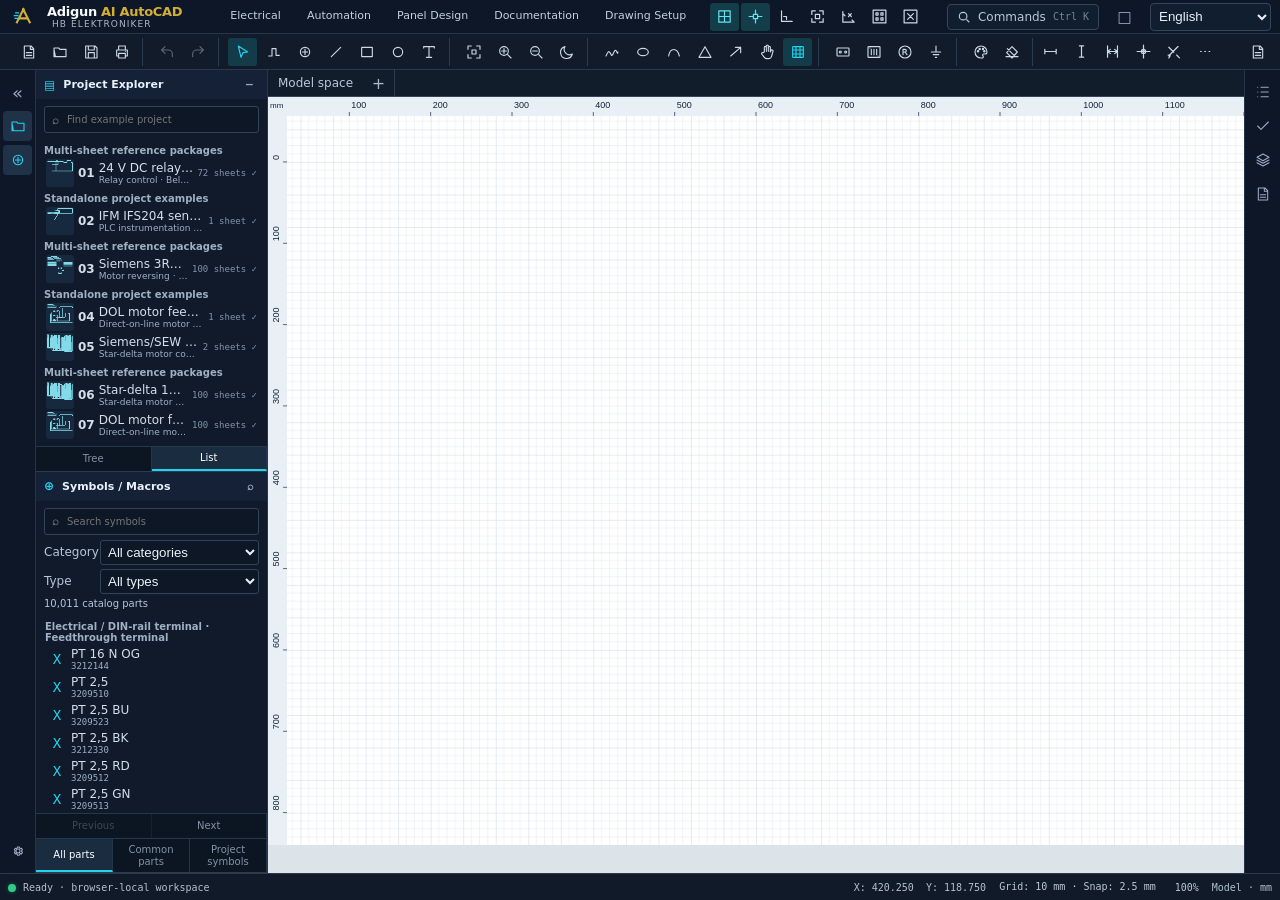
<file: index.html>
<!doctype html>
<html lang="en">
<head>
  <meta charset="utf-8">
  <meta name="viewport" content="width=device-width, initial-scale=1">
  <meta name="theme-color" content="#0b1220">
  <meta name="description" content="Adigun AI AutoCAD — an electrical engineering drawing workspace by HB Elektroniker.">
  <title>Adigun AI AutoCAD — Electrical CAD Workspace</title>
  <style>
    :root{color-scheme:dark;--navy:#0b1220;--navy-2:#111c2d;--navy-3:#17253a;--line:#28384d;--cyan:#22d3ee;--gold:#d4af37;--paper:#fff;--ink:#17212f;--muted:#78869a;--panel:#101a2a;--panel-2:#142136;--focus:#67e8f9;--shadow:0 12px 36px #02061766;font-family:Inter,ui-sans-serif,system-ui,-apple-system,"Segoe UI",sans-serif;font-size:12px}
    *{box-sizing:border-box}html,body{height:100%;margin:0;overflow:hidden}body{background:var(--navy);color:#e9f2fa}button,input{font:inherit}button{color:inherit;border:0;background:none;cursor:pointer}button:focus-visible,input:focus-visible,[tabindex]:focus-visible{outline:2px solid var(--focus);outline-offset:2px}button:disabled{cursor:not-allowed;opacity:.4}.app{height:100dvh;min-height:480px;display:grid;grid-template-rows:34px 36px minmax(0,1fr) 27px;overflow:hidden;background:var(--navy)}
    .topbar{position:relative;z-index:100;display:flex;align-items:center;gap:12px;padding:0 9px 0 13px;border-bottom:1px solid #26364b;background:#0d1727;white-space:nowrap;overflow:visible}.brandmark{width:22px;height:22px;display:grid;place-items:center;flex:none}.brandmark svg{width:22px;height:22px}.brandname{font-size:13px;font-weight:720;letter-spacing:-.3px;color:#f8fafc}.brandname span{color:var(--gold)}.brand-meta{font-size:9px;color:#aab7c8;letter-spacing:.12em;text-transform:uppercase;margin-left:5px}.topnav{display:flex;align-items:stretch;height:100%;margin-left:24px;gap:2px}.topnav button{padding:0 12px;color:#c3d0df;font-size:11px;border-bottom:2px solid transparent}.topnav button:hover,.topnav button[aria-expanded="true"]{color:white;border-color:var(--cyan);background:#152337}.grow{flex:1}.search-command{display:flex;align-items:center;gap:7px;padding:5px 9px;border:1px solid #34465c;background:#111e30;border-radius:4px;color:#b9c8d8;min-width:148px;text-align:left}.search-command kbd{margin-left:auto;color:#74849a;font:10px ui-monospace,monospace}.window-control{height:26px;width:27px;border-radius:3px;color:#9dadbf;font-size:15px}.window-control:hover{background:#203148;color:white}.toolbar{display:flex;align-items:center;gap:3px;padding:0 8px;border-bottom:1px solid #29394d;background:#111b2a;overflow-x:auto;scrollbar-width:none}.toolbar::-webkit-scrollbar{display:none}.tool-group{display:flex;align-items:center;gap:2px;padding:0 6px;border-right:1px solid #2b3b50;flex:none}.tool-group:last-child{border:0}.tool{position:relative;width:29px;height:28px;border-radius:3px;display:grid;place-items:center;color:#ccd8e6;flex:none}.tool svg{width:16px;height:16px;stroke:currentColor;fill:none;stroke-width:1.7;stroke-linecap:round;stroke-linejoin:round}.tool:hover{background:#24364b;color:white}.tool[aria-pressed="true"],.tool.active{background:#143b4a;color:var(--cyan)}.tool[data-tip]:hover::after,.tool[data-tip]:focus-visible::after{content:attr(data-tip);position:absolute;z-index:20;top:32px;left:50%;transform:translateX(-50%);padding:5px 7px;background:#020817;color:white;border:1px solid #34465c;border-radius:3px;white-space:nowrap;font-size:10px;pointer-events:none}.divider{width:1px;height:20px;background:#2b3b50;margin:0 3px;flex:none}.toolbar{position:relative}.color-palette{position:fixed;z-index:220;width:250px;padding:9px;border:1px solid #3a506a;border-radius:5px;background:#101a29;box-shadow:0 14px 36px #020617aa;color:#e8f1fa}.color-palette[hidden]{display:none}.palette-head{display:flex;align-items:center;gap:5px;margin-bottom:8px}.palette-head strong{font-size:11px}.palette-mode{padding:4px 6px;border:1px solid #30445b;border-radius:3px;color:#9fb1c5;font-size:10px}.palette-mode.active{background:#133b48;border-color:#22d3ee;color:#dffbff}.palette-swatches{display:grid;grid-template-columns:repeat(8,1fr);gap:6px;padding:3px 0 8px}.palette-swatch{width:22px;height:22px;border:1px solid #718399;border-radius:3px;box-shadow:inset 0 0 0 1px #07111e}.palette-swatch:hover,.palette-swatch:focus-visible{outline:2px solid #e6edf5;outline-offset:2px}.palette-custom,.palette-fill{display:flex;align-items:center;justify-content:space-between;gap:8px;padding:5px 0;color:#b5c5d6;font-size:10px}.palette-fill{justify-content:flex-start}.palette-custom input[type=color]{width:34px;height:23px;padding:1px;border:1px solid #344960;border-radius:3px;background:#0b1220}.rail button[data-tip]:hover::after,.rail button[data-tip]:focus-visible::after{content:attr(data-tip);position:absolute;z-index:30;top:50%;left:calc(100% + 7px);transform:translateY(-50%);padding:5px 7px;background:#020817;color:#fff;border:1px solid #34465c;border-radius:3px;white-space:nowrap;font-size:10px;pointer-events:none}.rail.right button[data-tip]:hover::after,.rail.right button[data-tip]:focus-visible::after{left:auto;right:calc(100% + 7px)}
    .workspace{min-height:0;display:grid;grid-template-columns:36px minmax(210px,250px) minmax(0,1fr) 36px;overflow:hidden}.rail{background:#0d1727;display:flex;flex-direction:column;align-items:center;gap:4px;padding:7px 3px;border-right:1px solid #24344a;z-index:3}.rail.right{border-right:0;border-left:1px solid #24344a}.rail button{width:29px;height:30px;display:grid;place-items:center;border-radius:4px;color:#9cacc0;position:relative}.rail button svg{width:16px;height:16px;stroke:currentColor;fill:none;stroke-width:1.6;stroke-linecap:round;stroke-linejoin:round}.rail button:hover,.rail button[aria-pressed="true"]{background:#203248;color:var(--cyan)}.rail .rail-spacer{flex:1}.sidepanel{min-width:0;min-height:0;display:grid;grid-template-rows:minmax(230px,1.2fr) minmax(155px,.8fr);background:var(--panel);border-right:1px solid #26364b;overflow:hidden}.panel-section{min-height:0;display:flex;flex-direction:column;border-bottom:1px solid #2b3c51}.panel-head{height:29px;display:flex;align-items:center;padding:0 8px;gap:8px;background:var(--panel-2);color:#e9f2fa;font-size:11px;font-weight:640;flex:none}.panel-head .head-icon{color:var(--cyan);font-size:12px}.panel-head .grow{flex:1}.panel-head button{color:#9aabbe;padding:3px 5px}.panel-head button:hover{color:white}.panel-search{margin:7px 8px 5px;height:27px;display:flex;align-items:center;gap:6px;padding:0 7px;border:1px solid #32445a;border-radius:3px;background:#0d1726;color:#8da0b7;flex:none}.panel-search input{min-width:0;width:100%;border:0;outline:0;background:transparent;color:#e9f2fa;font-size:10px}.tree{overflow:auto;padding:2px 6px 8px;scrollbar-color:#344961 transparent;scrollbar-width:thin}.tree-row{height:22px;display:flex;align-items:center;gap:5px;padding:0 4px;border-radius:3px;color:#d4dfeb;white-space:nowrap;cursor:pointer}.tree-row:hover,.tree-row.selected{background:#1c2c41;color:#fff}.tree-row .caret{color:#72849a;font-size:9px;width:9px}.tree-row .folder{color:var(--gold)}.tree-row .file{color:#83dbea}.tree-row .detail{margin-left:auto;color:#8395aa;font:9px ui-monospace,monospace}.tree-child{padding-left:14px}.tree-grand{padding-left:29px}.panel-tabs{height:25px;display:flex;align-items:stretch;border-top:1px solid #26364b;background:#0c1522;flex:none}.panel-tabs button{flex:1;color:#8292a7;font-size:10px;border-right:1px solid #24344a}.panel-tabs button.active{color:white;background:#1a2c40;border-bottom:2px solid var(--cyan)}.symbol-list{overflow:auto;padding:3px 7px 8px}.library-group{padding:5px 2px 2px;color:#9fb0c4;font-size:10px;font-weight:600}.symbol-row{display:flex;align-items:center;gap:8px;height:25px;padding:2px 5px;color:#d2deea;border-radius:3px;cursor:pointer}.symbol-row:hover{background:#1c2c41}.symbol-glyph{width:23px;text-align:center;color:var(--cyan);font-family:ui-monospace,monospace;font-size:14px}.workspace.maximized{grid-template-columns:0 minmax(0,1fr) 0 0}.workspace.maximized .rail,.workspace.maximized .sidepanel{visibility:hidden;pointer-events:none}.editor{min-width:0;min-height:0;display:grid;grid-template-rows:27px minmax(0,1fr) 28px;position:relative;background:#dce3e9;overflow:hidden}.editor-tabs{display:flex;align-items:stretch;background:#121d2c;border-bottom:1px solid #33465b;overflow-x:auto;overflow-y:hidden;scrollbar-width:thin}.document-tab{height:27px;min-width:125px;max-width:220px;padding:0 10px;display:flex;align-items:center;gap:7px;border-right:1px solid #2c3d51;color:#a8b8ca;font-size:10px;white-space:nowrap}.document-tab[aria-current="page"]{background:#1b2b40;color:#f5f8fb;border-top:2px solid var(--cyan)}.document-tab .tab-close{margin-left:auto;color:#7f90a5;cursor:pointer;padding:0 3px;border-radius:3px}.document-tab .tab-close:hover,.document-tab .tab-close:focus-visible{color:#fff;background:#263a52;outline:none}.document-tab.add-sheet{min-width:32px;width:32px;justify-content:center;font-size:16px}.canvas-stage{position:relative;min-width:0;min-height:0;overflow:hidden;display:grid;place-items:center;padding:16px;background-color:#cbd4dd;background-image:radial-gradient(#9eaebe 0.7px,transparent .7px);background-size:10px 10px}.drawing-wrap{height:min(100%,calc((100vw - 330px)*.70));width:min(100%,calc((100vh - 145px)*1.42));aspect-ratio:1.414;max-width:100%;max-height:100%;background:white;box-shadow:0 3px 14px #1020333b;overflow:hidden;transition:background .18s}.drawing-wrap.dark-paper{background:#17202a}.drawing{width:100%;height:100%;display:block;background:white;touch-action:none;user-select:none}.dark-paper .drawing{background:#17202a}.drawing text{font-family:Arial,Helvetica,sans-serif;fill:#13243a}.dark-paper .drawing text{fill:#dce8f4}.drawing .sheet-border{fill:none;stroke:#4a835c;stroke-width:1.2}.drawing .gridline{stroke:#e7edf2;stroke-width:.55}.dark-paper .drawing .gridline{stroke:#26323c}.drawing .wire{fill:none;stroke:#ed3f38;stroke-width:2.4;stroke-linecap:square;stroke-linejoin:round}.drawing .wire-blue{fill:none;stroke:#1856b4;stroke-width:2.1}.drawing .wire-dark{fill:none;stroke:#293c53;stroke-width:2}.drawing .device-outline{fill:#fff;stroke:#2456a4;stroke-width:1.5;stroke-dasharray:5 3}.dark-paper .drawing .device-outline{fill:#1a2833}.drawing .device-label{font-size:13px;fill:#164eaa;font-weight:700}.drawing .ref-label{font-size:9px;fill:#16704a;font-weight:600}.drawing .small{font-size:8px}.drawing .tiny{font-size:6.6px}.drawing .medium{font-size:10px}.drawing .pin{font-size:7px;fill:#253951}.drawing .accent{fill:#a20c98;font-size:10px;font-weight:600}.drawing .blue{fill:#174eac;font-weight:600}.drawing .green{fill:#116b3d;font-weight:600}.drawing .junction{fill:#e13d36;stroke:white;stroke-width:.7}.drawing .rail-line{stroke:#1d3653;stroke-width:1.3;stroke-dasharray:5 3}.drawing .symbol-line{fill:none;stroke:#12243b;stroke-width:1.7}.drawing .symbol-fill{fill:white;stroke:#12243b;stroke-width:1.5}.dark-paper .drawing .symbol-fill{fill:#1b2b3c;stroke:#d4e0ed}.dark-paper .drawing .symbol-line{stroke:#d4e0ed}.drawing .construction{stroke:#a9b7c4;stroke-width:.7;stroke-dasharray:2 4}.drawing .drawing-object{cursor:pointer}.drawing .drawing-object:hover{filter:drop-shadow(0 0 2px #20b8d0)}.drawing .selected-object{filter:drop-shadow(0 0 3px #0ea5b7)}.canvas-status{height:28px;display:flex;align-items:center;gap:7px;padding:0 8px;background:#101a29;color:#b2c0d0;border-top:1px solid #2a3a4e;font:10px ui-monospace,monospace;white-space:nowrap;overflow:hidden}.ready-dot{width:8px;height:8px;border-radius:50%;background:#33cb88;box-shadow:0 0 5px #33cb8855}.canvas-status .grow{flex:1}.status-chip{height:19px;padding:3px 6px;border-radius:3px;color:#bbc9d8}.status-chip.toggle{cursor:pointer}.status-chip.toggle[aria-pressed="true"]{background:#123d49;color:#65e2f2}.status-chip:hover{background:#24364b}.rightpanel{position:absolute;right:36px;top:36px;bottom:28px;width:270px;background:#101a29ed;backdrop-filter:blur(8px);border:1px solid #30435a;box-shadow:var(--shadow);z-index:5;display:none;grid-template-rows:30px 1fr;min-height:0}.rightpanel.open{display:grid}.inspector-content{padding:10px;overflow:auto}.inspector-block{padding:8px 0;border-bottom:1px solid #29394d}.inspector-title{color:#e5eef8;font-weight:650;margin-bottom:7px}.property-row{display:flex;justify-content:space-between;gap:8px;padding:4px 0;color:#95a6ba;font-size:10px}.property-row strong{color:#d9e4ef;font-weight:500;text-align:right}.empty-selection{color:#a5b4c5;line-height:1.55}.assistant-state{display:flex;align-items:flex-start;gap:8px;padding:9px;background:#17263a;border:1px solid #30465c;border-radius:4px;line-height:1.5;color:#bdcada}.assistant-state b{color:#fff}.notice{font-size:10px;color:#8fa1b6;line-height:1.5}.toast{position:absolute;left:50%;bottom:42px;transform:translate(-50%,15px);padding:8px 12px;border-radius:4px;background:#101a29;border:1px solid #3b536d;color:#edf5fc;box-shadow:var(--shadow);z-index:9;opacity:0;pointer-events:none;transition:.16s}.toast.show{opacity:1;transform:translate(-50%,0)}dialog{padding:0;border:1px solid #40546d;border-radius:6px;background:#101a29;color:#edf5fc;box-shadow:0 18px 55px #020617b3;width:min(430px,calc(100vw - 36px));max-height:min(70vh,600px)}dialog::backdrop{background:#020617aa;backdrop-filter:blur(2px)}.dialog-head{height:40px;padding:0 13px;display:flex;align-items:center;border-bottom:1px solid #2b3e53;font-weight:650}.dialog-head .grow{flex:1}.dialog-body{padding:12px}.command-list{max-height:50vh;overflow:auto}.command-item{display:flex;align-items:center;gap:10px;width:100%;padding:9px;border-radius:4px;text-align:left;color:#d9e6f2}.command-item:hover,.command-item:focus{background:#1d2f45}.command-item kbd{margin-left:auto;color:#8295aa;font:10px ui-monospace,monospace}.dialog-footer{padding:9px 12px;border-top:1px solid #2b3e53;color:#8395a9;font-size:10px}.palette-search{width:100%;padding:9px 10px;margin-bottom:8px;background:#0a1320;border:1px solid #344960;border-radius:4px;color:white;outline:none}.sr-only{position:absolute;width:1px;height:1px;padding:0;margin:-1px;overflow:hidden;clip:rect(0,0,0,0);white-space:nowrap;border:0}.mobile-note{display:none}
    @media(max-width:850px){.topnav{margin-left:4px}.topnav button{padding:0 7px}.brand-meta{display:none}.workspace{grid-template-columns:34px 210px minmax(0,1fr) 34px}.sidepanel{grid-template-rows:minmax(210px,1.2fr) minmax(135px,.8fr)}.search-command{min-width:110px}.drawing-wrap{width:100%;height:auto}.rightpanel{right:34px}}
    @media(max-width:640px){:root{font-size:11px}.app{grid-template-rows:34px 34px minmax(0,1fr) 25px}.topnav{display:none}.brand-meta{display:inline}.workspace{grid-template-columns:0 minmax(0,1fr) 0 0}.workspace .rail,.workspace .sidepanel{visibility:hidden;pointer-events:none}.workspace .rail.left{width:0}.workspace.mobile-tools{grid-template-columns:34px minmax(0,1fr) 34px 0}.workspace.mobile-tools .rail{visibility:visible;pointer-events:auto}.workspace.mobile-tools .sidepanel{display:none}.workspace.mobile-tools .rail.right{display:none}.toolbar{padding:0 4px}.tool{width:27px}.search-command{min-width:96px;padding:4px 6px}.search-command kbd{display:none}.window-control{width:22px}.editor{grid-template-rows:26px minmax(0,1fr) 27px}.canvas-stage{padding:8px 4px;align-items:center}.drawing-wrap{width:100%;height:auto;max-height:100%;aspect-ratio:1.414}.canvas-status{padding:0 4px;gap:3px}.canvas-status .desktop-only{display:none}.rightpanel{left:34px;right:0;top:34px;width:auto}.mobile-note{display:block;position:absolute;top:6px;left:50%;transform:translateX(-50%);padding:3px 7px;background:#101a29d9;border-radius:3px;font-size:9px;color:#d6e2ed;z-index:1}}
    @media(prefers-reduced-motion:reduce){*,*::before,*::after{scroll-behavior:auto!important;transition:none!important;animation:none!important}}
    @media print{html,body,.app{height:auto;min-height:0;overflow:visible;background:white}.topbar,.toolbar,.rail,.sidepanel,.editor-tabs,.canvas-status,.toast,.rightpanel{display:none!important}.workspace{display:block}.editor{display:block;background:white}.canvas-stage{display:block;padding:0;background:white;overflow:visible}.drawing-wrap{width:100%;height:auto;max-width:none;box-shadow:none}.drawing{width:100%;height:auto}.drawing text{fill:#13243a!important}.dark-paper .drawing{background:white}.dark-paper .drawing text{fill:#13243a!important}}
  .module-menu{position:absolute;z-index:200;top:calc(100% + 1px);left:0;width:min(260px,calc(100vw - 16px));max-height:calc(100dvh - 48px);overflow-y:auto;overscroll-behavior:contain;padding:8px;border:1px solid #34465c;border-top:2px solid var(--cyan);border-radius:5px;background:#111c2d;color:#e9f2fa;box-shadow:0 14px 34px #02061799}.module-menu[hidden]{display:none}.module-menu-head{font-size:12px;font-weight:700;padding:3px 5px 8px;border-bottom:1px solid #28384d;margin-bottom:6px}.module-menu-actions{display:grid;grid-template-columns:minmax(0,1fr);gap:2px}.module-menu-actions button{display:flex;align-items:center;width:100%;min-height:34px;gap:8px;padding:6px 8px;text-align:left;border-radius:4px;color:#d7e6f2;background:#142136}.module-menu-actions button:hover,.module-menu-actions button:focus-visible{background:#203148;color:white}
  .workspace.inspector-open .editor{grid-template-columns:minmax(0,1fr)}.workspace.inspector-open .editor-tabs{grid-column:1}.workspace.inspector-open .canvas-stage{grid-column:1;display:grid;grid-template-columns:minmax(0,1fr) minmax(220px,270px);grid-template-rows:minmax(0,1fr);align-items:stretch;justify-items:stretch}.workspace.inspector-open .drawing-wrap{grid-column:1;grid-row:1;justify-self:center;align-self:center}.workspace.inspector-open .rightpanel{position:relative;inset:auto;width:auto;min-width:0;grid-column:2;grid-row:1;z-index:1;backdrop-filter:none;box-shadow:none;border-top:0;border-bottom:0}.workspace.inspector-open .rightpanel.open{display:grid}@media(max-width:850px){.workspace.inspector-open .canvas-stage{grid-template-columns:minmax(0,1fr) minmax(200px,230px)}}@media(max-width:640px){.workspace.inspector-open .canvas-stage{grid-template-columns:minmax(0,1fr);grid-template-rows:minmax(0,1fr) minmax(0,38%)}.workspace.inspector-open .rightpanel.open{grid-column:1;grid-row:2;align-self:stretch}}
  </style>
  <style>
    /* Keep sheet names and their designations inside the project tree at narrow panel widths. */
    .tree-row{min-width:0}
    .tree-row .caret,.tree-row .folder,.tree-row .file,.tree-row .detail{flex:none}
    .tree-row>span:not(.caret):not(.folder):not(.file),.tree-row>b{min-width:0;overflow:hidden;text-overflow:ellipsis}
    .tree-row .detail{margin-left:auto}
  </style>
<style>.drawing-wrap.blank-start #sheetDesign>:not(:first-child):not(#userDrawings):not(#customSheetFrame){display:none}.drawing-wrap.blank-sheet #sheetDesign>:not(:first-child):not(#userDrawings):not(#customSheetFrame){display:none}</style>
<style>
    .workspace{--rail-width:36px;--sidebar-width:clamp(198px,19vw,232px);grid-template-columns:var(--rail-width) var(--sidebar-width) minmax(0,1fr) var(--rail-width)}
    .workspace .rail.left{grid-column:1;grid-row:1}
    .workspace .sidepanel{grid-column:2;grid-row:1}
    .workspace .editor{grid-column:3;grid-row:1}
    .workspace .rail.right{grid-column:4;grid-row:1}
    .sidepanel{grid-template-columns:minmax(0,1fr);grid-template-rows:none;grid-auto-rows:minmax(0,1fr)}
    .sidepanel[hidden],.sidepanel .panel-section[hidden],.catalog-filters[hidden]{display:none}
    .workspace.sidebar-collapsed{--sidebar-width:0px}
    .workspace.maximized{grid-template-columns:0 0 minmax(0,1fr) 0}
    .workspace.maximized .rightpanel{display:none}
    #toggleSidebar{font-size:18px}
    .sidepanel .panel-section,.sidepanel .tree,.sidepanel .symbol-list{min-width:0}
    .sidepanel .tree,.sidepanel .symbol-list{min-height:0;overflow-x:hidden;overflow-y:auto}
    .sidepanel .panel-tabs{display:grid;grid-auto-columns:minmax(0,1fr);grid-auto-flow:column}
    .sidepanel .panel-tabs button{min-width:0;padding:3px;white-space:normal;line-height:1.15}
    .sidepanel [aria-label="Component collection"]{height:34px}
    #projectTree .tree-row>span:not(.folder,.file,.detail),.project-example-title,.project-example-title>span,.project-example-title small,.symbol-name,.symbol-order-code{
      min-width:0;overflow:hidden;text-overflow:ellipsis;white-space:nowrap
    }
    .project-example-row{min-height:30px;height:auto;width:100%;text-align:left;gap:4px}
    .project-example-row canvas{width:26px;height:24px;flex:none}
    .project-example-row b{flex:none}
    .project-example-title{flex:1;display:block}
    .project-example-title>span{display:block}
    .project-example-title small{color:#9fb0c4;font-size:9px}
    .catalog-filters{display:grid;gap:4px;padding:0 8px}
    .catalog-filters label{display:grid;grid-template-columns:52px minmax(0,1fr);align-items:center;gap:4px;color:#b7c6d8}
    .catalog-filters label[hidden]{display:none}.catalog-filters select{min-width:0;text-overflow:ellipsis;color:#e9f2fa;background:#0d1726;border:1px solid #32445a;border-radius:3px;padding:3px}
    .symbol-count{padding:4px 8px;margin:0;color:#b7c6d8;font-size:10px}
    .symbol-list{flex:1}
    .symbol-row{text-align:left;width:100%;min-height:27px;height:auto;gap:5px}
    .symbol-glyph{flex:0 0 18px}
    .symbol-label{display:grid;min-width:0;flex:1}
    .symbol-order-code{color:#9fb0c4;font:9px ui-monospace,monospace}
    .catalog-pages{flex:none}
    @media(max-width:640px){
      .workspace.mobile-tools:not(.maximized){--rail-width:34px;--sidebar-width:min(205px,49vw);grid-template-columns:var(--rail-width) var(--sidebar-width) minmax(0,1fr) 0}
      .workspace.mobile-tools.sidebar-collapsed{--sidebar-width:0px}
      .workspace.mobile-tools .rail.left{width:auto}
      .workspace.mobile-tools:not(.maximized) .sidepanel:not([hidden]){display:grid;visibility:visible;pointer-events:auto}
      .workspace.mobile-tools.maximized .rail{visibility:hidden;pointer-events:none}
    }
    .zoom-menu{position:fixed;z-index:300;display:grid;grid-template-columns:repeat(2,minmax(58px,1fr));gap:3px;padding:6px;width:142px;border:1px solid #34465c;border-radius:4px;background:#101a29;box-shadow:0 10px 25px #02061799}.zoom-menu[hidden]{display:none}.zoom-menu button{padding:6px 8px;border-radius:3px;text-align:center;color:#dbe7f3;background:#142136}.zoom-menu button:hover,.zoom-menu button:focus-visible{background:#173c4b;color:white}</style>
<style>.draft-tool-strip{min-width:30px;flex:1 1 30px;display:flex;align-items:center;justify-content:flex-start;gap:2px}.draft-tool-strip button[hidden]{display:none}.draft-tool-strip .tool{flex:0 0 29px}.draft-tool-strip .tool[aria-pressed="true"]{background:#123d49;color:#65e2f2}.draft-tool-strip .tool svg{width:17px;height:17px}.draft-tools-dialog-list{padding:8px;display:grid;gap:3px}.draft-tools-dialog-list button[aria-pressed="true"]{background:#123d49}.drafting-context{align-self:center;padding:0 10px;color:#b9c8d8;min-width:0;overflow:hidden;text-overflow:ellipsis;white-space:nowrap}.component-edit{box-sizing:border-box;min-width:0;width:100%;max-width:100%;background:#fff;border:1px solid #94a3b8;border-radius:4px;padding:4px 6px;color:#0b1220;font:inherit}.component-source{display:inline-block;margin-top:7px;color:#0891b2;overflow-wrap:anywhere}.component-specs{font-size:11px}</style><style>.resize-controls{pointer-events:none}.resize-outline{fill:none;stroke:#0891b2;stroke-dasharray:3 2;pointer-events:none}.resize-handle{fill:#22d3ee;stroke:#0b1220;cursor:nwse-resize;pointer-events:all}.resize-handle:focus{stroke:#fbbf24;outline:none}@media print{.resize-controls{display:none!important}}#svgPreviewDialog{width:min(900px,calc(100vw - 32px))}#svgPreviewImage{display:block;max-width:100%;max-height:68vh;margin:auto;background:white}#svgPreviewImage[hidden]{display:none}</style><style>@media screen{#canvasStage{padding:0}#drawingWrap{width:100%;height:100%;aspect-ratio:auto;box-shadow:none}#sheetBackground{fill:none}}</style>
</head>
<body>
<svg class="sr-only" aria-hidden="true" focusable="false" xmlns="http://www.w3.org/2000/svg"><symbol id="i-file" viewBox="0 0 24 24"><path d="M5 3h10l4 4v14H5zM14 3v5h5M8 13h8M8 17h8"/></symbol><symbol id="i-folder" viewBox="0 0 24 24"><path d="M3 6h7l2 2h9v11H3zM3 8l2 10"/></symbol><symbol id="i-save" viewBox="0 0 24 24"><path d="M4 3h14l3 3v15H4zM8 3v6h9V3M8 21v-8h9v8"/></symbol><symbol id="i-print" viewBox="0 0 24 24"><path d="M7 8V3h10v5M6 18H4V9h16v9h-2M7 14h10v7H7zM17 11h.01"/></symbol><symbol id="i-undo" viewBox="0 0 24 24"><path d="M9 14 4 9l5-5M5 9h9a6 6 0 0 1 6 6v4"/></symbol><symbol id="i-redo" viewBox="0 0 24 24"><path d="m15 14 5-5-5-5M19 9h-9a6 6 0 0 0-6 6v4"/></symbol><symbol id="i-pointer" viewBox="0 0 24 24"><path d="m5 3 14 9-7 1-3 7z"/></symbol><symbol id="i-wire" viewBox="0 0 24 24"><path d="M4 18h5V7h6v10h5M4 18h.01M20 17h.01"/></symbol><symbol id="i-symbol" viewBox="0 0 24 24"><circle cx="12" cy="12" r="7"/><path d="M8 12h8M12 8v8"/></symbol><symbol id="i-line" viewBox="0 0 24 24"><path d="M5 19 19 5M5 19h.01M19 5h.01"/></symbol><symbol id="i-rect" viewBox="0 0 24 24"><rect x="4" y="5" width="16" height="14" rx=".5"/></symbol><symbol id="i-circle" viewBox="0 0 24 24"><circle cx="12" cy="12" r="7"/></symbol><symbol id="i-text" viewBox="0 0 24 24"><path d="M4 6V4h16v2M12 4v16M8 20h8"/></symbol><symbol id="i-fit" viewBox="0 0 24 24"><path d="M8 3H3v5M16 3h5v5M3 16v5h5M21 16v5h-5M9 9h6v6H9z"/></symbol><symbol id="i-zoom-in" viewBox="0 0 24 24"><circle cx="10.5" cy="10.5" r="6.5"/><path d="m16 16 5 5M10.5 7v7M7 10.5h7"/></symbol><symbol id="i-grid" viewBox="0 0 24 24"><rect x="4" y="4" width="16" height="16" rx="1"/><path d="M9 4v16M15 4v16M4 9h16M4 15h16"/></symbol><symbol id="i-layers" viewBox="0 0 24 24"><path d="m12 3 9 5-9 5-9-5zM3 12l9 5 9-5M3 16l9 5 9-5"/></symbol><symbol id="i-check" viewBox="0 0 24 24"><path d="m4 12 5 5L20 6"/></symbol><symbol id="i-list" viewBox="0 0 24 24"><path d="M9 5h11M9 12h11M9 19h11M4 5h.01M4 12h.01M4 19h.01"/></symbol><symbol id="i-settings" viewBox="0 0 24 24"><circle cx="12" cy="12" r="3"/><path d="m19.4 15 .1.1 1.2.9-1.4 2.4-1.4-.6a8 8 0 0 1-1.7 1l-.2 1.5h-2.8l-.2-1.5a8 8 0 0 1-1.7-1l-1.4.6-1.4-2.4 1.2-.9a8 8 0 0 1 0-2l-1.2-.9 1.4-2.4 1.4.6a8 8 0 0 1 1.7-1l.2-1.5h2.8l.2 1.5a8 8 0 0 1 1.7 1l1.4-.6 1.4 2.4-1.2.9a8 8 0 0 1 0 2z" transform="translate(-2 -2)"/></symbol><symbol id="i-freehand" viewBox="0 0 24 24"><path d="M3 18c3-7 4-8 6-5s2 6 4 3 3-8 5-6 2 7 3 2"/></symbol><symbol id="i-ellipse" viewBox="0 0 24 24"><ellipse cx="12" cy="12" rx="8" ry="5.5"/></symbol><symbol id="i-curve" viewBox="0 0 24 24"><path d="M4 18C6 5 17 5 20 18M4 18h.01M20 18h.01"/></symbol><symbol id="i-triangle" viewBox="0 0 24 24"><path d="m12 4 9 16H3z"/></symbol><symbol id="i-arrow" viewBox="0 0 24 24"><path d="M4 18 19 5M11 5h8v8"/></symbol><symbol id="i-pan" viewBox="0 0 24 24"><path d="M8 12V5a1.5 1.5 0 0 1 3 0v6-8a1.5 1.5 0 0 1 3 0v8-6a1.5 1.5 0 0 1 3 0v7l1-2a1.5 1.5 0 0 1 3 1l-2 7a5 5 0 0 1-5 4h-2a5 5 0 0 1-4-2l-4-5a1.5 1.5 0 0 1 2-2z"/></symbol><symbol id="i-zoom-out" viewBox="0 0 24 24"><circle cx="10.5" cy="10.5" r="6.5"/><path d="m16 16 5 5M7 10.5h7"/></symbol><symbol id="i-palette" viewBox="0 0 24 24"><path d="M12 3a9 9 0 1 0 0 18h1.5a2 2 0 0 0 1.4-3.4 1.5 1.5 0 0 1 1.1-2.6H18a3 3 0 0 0 3-3A9 9 0 0 0 12 3Z"/><circle cx="7.5" cy="11" r="1"/><circle cx="10" cy="7.5" r="1"/><circle cx="15" cy="7.5" r="1"/><circle cx="17" cy="11" r="1"/></symbol><symbol id="i-fill" viewBox="0 0 24 24"><path d="m4 13 8-9 8 8-8 9zM3 19h18M5 7l12 12"/></symbol><symbol id="i-terminal" viewBox="0 0 24 24"><rect x="3" y="6" width="18" height="12" rx="1"/><circle cx="8" cy="12" r="1.5"/><circle cx="16" cy="12" r="1.5"/></symbol><symbol id="i-plc" viewBox="0 0 24 24"><rect x="3" y="4" width="18" height="16" rx="1"/><path d="M8 8v8m4-8v8m4-8v8M6 6h.01M18 18h.01"/></symbol><symbol id="i-motor" viewBox="0 0 24 24"><circle cx="12" cy="12" r="9"/><path d="M9 16V8h3a2 2 0 0 1 0 4H9m3 0 3 4"/></symbol><symbol id="i-ground" viewBox="0 0 24 24"><path d="M12 3v9m-7 0h14m-11 4h8m-5 4h2"/></symbol></svg>
<main class="app" id="app" aria-label="Adigun AI AutoCAD workspace">
  <header class="topbar">
    <div class="brandmark" aria-hidden="true"><svg viewBox="0 0 32 32"><path d="M5 25 15 5l10 20M9 18h13" fill="none" stroke="#d4af37" stroke-width="3"/><path d="M3 10h6M1 14h7M2 18h6" stroke="#22d3ee" stroke-width="1.5"/><circle cx="15" cy="5" r="2" fill="#d4af37"/></svg></div>
    <div><div class="brandname">Adigun <span>AI AutoCAD</span></div><div class="brand-meta">HB Elektroniker</div></div>
    <nav class="topnav" aria-label="Workspace modules"><button aria-haspopup="menu" aria-expanded="false" aria-controls="moduleMenu" data-module="Electrical">Electrical</button><button aria-haspopup="menu" aria-expanded="false" aria-controls="moduleMenu" data-module="Automation">Automation</button><button aria-haspopup="menu" aria-expanded="false" aria-controls="moduleMenu" data-module="Panel Design">Panel Design</button><button aria-haspopup="menu" aria-expanded="false" aria-controls="moduleMenu" data-module="Documentation">Documentation</button><button aria-haspopup="menu" aria-expanded="false" aria-controls="moduleMenu" data-module="Drawing Setup">Drawing Setup</button></nav>
    <div class="module-menu" id="moduleMenu" hidden role="menu" aria-labelledby="moduleMenuTitle"><div class="module-menu-head" id="moduleMenuTitle">Electrical</div><div class="module-menu-actions" id="moduleMenuActions"></div></div>
    <div class="draft-tool-strip" id="upperDraftTools" aria-label="Drafting controls" role="group"></div><span id="draftToolsDock" hidden></span><button class="search-command" id="openCommands" aria-label="Open command palette (Control K)"><svg width="14" height="14" viewBox="0 0 24 24" fill="none" stroke="currentColor" stroke-width="2"><circle cx="10.5" cy="10.5" r="6.5"/><path d="m16 16 5 5"/></svg><span>Commands</span><kbd>Ctrl K</kbd></button><button class="window-control" id="maximize" aria-label="Toggle compact canvas" aria-pressed="false">□</button>
    <select id="cadLanguage" aria-label="Language" title="Language" style="flex:none;min-width:0;max-width:clamp(54px,10vw,145px);height:28px;background:#111e30;color:#e8f1fa;border:1px solid #34465c;border-radius:4px;padding-inline:4px">
      <option value="en">English</option>
      <option value="de">Deutsch</option>
      <option value="yo">Yorùbá</option>
      <option value="pcm">Nigerian Pidgin</option>
    </select>
  </header>

  <div class="toolbar" role="toolbar" aria-label="Drawing commands">
    <div class="tool-group"><button class="tool" data-action="new" data-tip="New project" aria-label="New project"><svg><use href="#i-file"/></svg></button><button class="tool" data-action="open" data-tip="Open project file" aria-label="Open project file"><svg><use href="#i-folder"/></svg></button><button class="tool" data-action="save" data-tip="Save project locally" aria-label="Save project locally"><svg><use href="#i-save"/></svg></button><button class="tool" data-action="print" data-tip="Print drawing" aria-label="Print drawing"><svg><use href="#i-print"/></svg></button></div>
    <div class="tool-group"><button class="tool" data-action="undo" data-tip="Undo drawing command · Ctrl Z" aria-label="Undo" disabled><svg><use href="#i-undo"/></svg></button><button class="tool" data-action="redo" data-tip="Redo drawing command · Ctrl Shift Z" aria-label="Redo" disabled><svg><use href="#i-redo"/></svg></button></div>
    <div class="tool-group" role="group" aria-label="Drawing tools"><button class="tool active" data-draw="select" data-tip="Select and move · V" aria-label="Select and move" aria-pressed="true"><svg><use href="#i-pointer"/></svg></button><button class="tool" data-draw="wire" data-tip="Draw orthogonal wire · W" aria-label="Draw wire" aria-pressed="false"><svg><use href="#i-wire"/></svg></button><button class="tool" data-draw="symbol" data-tip="Insert electrical symbol · S" aria-label="Insert symbol" aria-pressed="false"><svg><use href="#i-symbol"/></svg></button><button class="tool" data-draw="line" data-tip="Draw line · L" aria-label="Draw line" aria-pressed="false"><svg><use href="#i-line"/></svg></button><button class="tool" data-draw="rect" data-tip="Draw rectangle · R" aria-label="Draw rectangle" aria-pressed="false"><svg><use href="#i-rect"/></svg></button><button class="tool" data-draw="circle" data-tip="Draw circle · C" aria-label="Draw circle" aria-pressed="false"><svg><use href="#i-circle"/></svg></button><button class="tool" data-draw="text" data-tip="Add drawing note · T" aria-label="Add text note" aria-pressed="false"><svg><use href="#i-text"/></svg></button></div>
    <div class="tool-group"><button class="tool" data-action="fit" data-tip="Fit drawing to view · F" aria-label="Fit drawing to view"><svg><use href="#i-fit"/></svg></button><button class="tool" data-action="zoom-in" data-tip="Zoom in" aria-label="Zoom in"><svg><use href="#i-zoom-in"/></svg></button><button class="tool" data-action="zoom-out" data-tip="Zoom out" aria-label="Zoom out"><svg><use href="#i-zoom-out"/></svg></button><button class="tool" data-action="theme" data-tip="Toggle drawing paper" aria-label="Toggle drawing paper theme" aria-pressed="false"><svg viewBox="0 0 24 24"><path d="M20 15a8 8 0 0 1-11-11 9 9 0 1 0 11 11z"/></svg></button></div>
    <div class="tool-group" role="group" aria-label="Vector drawing tools"><button class="tool" data-draw="freehand" data-tip="Freehand pencil" aria-label="Freehand pencil" aria-pressed="false"><svg><use href="#i-freehand"/></svg></button><button class="tool" data-draw="ellipse" data-tip="Draw ellipse" aria-label="Draw ellipse" aria-pressed="false"><svg><use href="#i-ellipse"/></svg></button><button class="tool" data-draw="curve" data-tip="Draw Bézier curve" aria-label="Draw Bézier curve" aria-pressed="false"><svg><use href="#i-curve"/></svg></button><button class="tool" data-draw="triangle" data-tip="Draw triangle" aria-label="Draw triangle" aria-pressed="false"><svg><use href="#i-triangle"/></svg></button><button class="tool" data-draw="arrow" data-tip="Draw arrow" aria-label="Draw arrow" aria-pressed="false"><svg><use href="#i-arrow"/></svg></button><button class="tool" data-draw="pan" data-tip="Pan sheet" aria-label="Pan sheet" aria-pressed="false"><svg><use href="#i-pan"/></svg></button><button class="tool" data-toggle="grid" data-tip="Toggle drawing grid" aria-label="Toggle drawing grid" aria-pressed="true"><svg><use href="#i-grid"/></svg></button></div><div class="tool-group" role="group" aria-label="Electrical insertion tools"><button class="tool" data-insert-tool="terminal" data-tip="Insert Phoenix Contact PT 16 N OG · 3212144" aria-label="Insert Phoenix Contact PT 16 N OG feed-through terminal"><svg><use href="#i-terminal"/></svg></button><button class="tool" data-insert-tool="plc" data-tip="Insert Siemens CPU 1212C · 6ES7212-1AE40-0XB0" aria-label="Insert Siemens SIMATIC S7-1200 CPU 1212C"><svg><use href="#i-plc"/></svg></button><button class="tool" data-insert-tool="motor" data-tip="Insert SEW-EURODRIVE DRN63MS4 motor" aria-label="Insert SEW-EURODRIVE DRN63MS4 motor"><svg><use href="#i-motor"/></svg></button><button class="tool" data-insert-tool="ground" data-tip="Insert Phoenix Contact PT 2,5-PE · 3209536" aria-label="Insert Phoenix Contact PT 2,5-PE terminal"><svg><use href="#i-ground"/></svg></button></div><div class="tool-group" role="group" aria-label="Color and fill tools"><button class="tool" data-action="palette" data-tip="Open color palette" aria-label="Open color palette" aria-expanded="false"><svg><use href="#i-palette"/></svg></button><button class="tool" data-action="fill-toggle" data-tip="Toggle shape fill" aria-label="Toggle shape fill" aria-pressed="false"><svg><use href="#i-fill"/></svg></button></div><div class="draft-tool-strip" id="lowerDraftTools" aria-label="Drawing and editing tools" role="group"></div><button class="tool" data-action="export-drawing-svg" data-tip="Export drawing as SVG" aria-label="Export drawing as SVG"><svg><use href="#i-file"/></svg></button>
  </div>
  <div class="color-palette" id="colorPalette" role="dialog" aria-label="Color palette" hidden><div class="palette-head"><strong>Color palette</strong><span class="grow"></span><button type="button" class="palette-mode active" data-palette-mode="stroke" aria-pressed="true">Stroke</button><button type="button" class="palette-mode" data-palette-mode="fill" aria-pressed="false">Fill</button></div><div class="palette-swatches" id="paletteSwatches"></div><label class="palette-custom">Custom color <input id="customColor" type="color" value="#164eac" aria-label="Custom drawing color"></label><label class="palette-fill"><input id="paletteFillEnabled" type="checkbox"> Fill closed shapes</label></div>
  <div class="workspace" id="workspace">
    <aside class="rail left" aria-label="Project navigation"><button id="toggleSidebar" type="button" aria-label="Collapse sidebar" aria-expanded="true" aria-controls="sidepanel" data-tip="Collapse sidebar"><span aria-hidden="true">«</span></button><button data-tip="Project explorer" aria-label="Project explorer" aria-pressed="true" aria-controls="projectPanel" data-panel="project"><svg><use href="#i-folder"/></svg></button><button data-tip="Symbol library" aria-label="Symbol library" aria-pressed="true" aria-controls="symbolsPanel" data-panel="symbols"><svg><use href="#i-symbol"/></svg></button><div class="rail-spacer"></div><button data-tip="Workspace settings" aria-label="Workspace settings" data-action="settings"><svg><use href="#i-settings"/></svg></button></aside>
    <aside class="sidepanel" id="sidepanel" aria-label="Project and symbol panels">
      <section class="panel-section" id="projectPanel"><div class="panel-head"><span class="head-icon">▤</span><span>Project Explorer</span><span class="grow"></span><button aria-label="Collapse project explorer" id="collapseProject">−</button></div><label class="panel-search"><span>⌕</span><input id="projectSearch" type="search" placeholder="Find sheet or device" aria-label="Find sheet or device"></label><div class="tree" id="projectTree">
        <div class="tree-row selected" data-sheet="overview"><span class="caret">▾</span><span class="folder">▰</span><b>Z0010000</b><span>Control cabinet</span></div>
        <div class="tree-row tree-child"><span class="caret">▾</span><span class="folder">▰</span><b>A1</b><span>Overview</span></div>
        <div class="tree-row tree-grand" data-sheet="title"><span class="file">▱</span><span>000 · Title page</span><span class="detail">A1/000</span></div>
        <div class="tree-row tree-grand" data-sheet="contents"><span class="file">▱</span><span>001 · Contents</span><span class="detail">A1/001</span></div>
        <div class="tree-row tree-grand" data-sheet="device"><span class="file">▱</span><span>005 · Device list</span><span class="detail">A1/005</span></div>
        <div class="tree-row tree-child"><span class="caret">▾</span><span class="folder">▰</span><b>A2</b><span>Electrical</span></div>
        <div class="tree-row tree-grand" data-sheet="power"><span class="file">▱</span><span>010 · Power supply</span><span class="detail">A1/010</span></div>
        <div class="tree-row tree-grand selected" data-sheet="control"><span class="file">▱</span><span>020 · Control circuit</span><span class="detail">A1/020</span></div>
        <div class="tree-row tree-grand" data-sheet="plc"><span class="file">▱</span><span>030 · PLC / I/O</span><span class="detail">A2/030</span></div>
        <div class="tree-row tree-grand" data-sheet="drive"><span class="file">▱</span><span>040 · Drive interface</span><span class="detail">A2/040</span></div>
        <div class="tree-row tree-grand" data-sheet="safety"><span class="file">▱</span><span>050 · Safety circuit</span><span class="detail">A2/050</span></div>
        <div class="tree-row tree-child"><span class="caret">▾</span><span class="folder">▰</span><b>A3</b><span>Panel design</span></div>
        <div class="tree-row tree-grand" data-sheet="layout"><span class="file">▱</span><span>100 · Enclosure layout</span><span class="detail">A3/100</span></div>
        <div class="tree-row tree-grand" data-sheet="terminals"><span class="file">▱</span><span>120 · Terminal strip</span><span class="detail">A3/120</span></div>
        <div class="tree-row tree-grand" data-sheet="bom"><span class="file">▱</span><span>200 · Bill of materials</span><span class="detail">A3/200</span></div>
      </div><div class="tree project-library-list" id="editableExampleProjects" role="list" aria-label="Editable example projects" style="display:none"></div><div class="notice" hidden><button type="button" id="recoverBrowserDraft">Recover browser draft</button></div><div class="panel-tabs"><button class="active" data-tree-view="tree">Tree</button><button data-tree-view="list">List</button></div></section>
      <section class="panel-section" id="symbolsPanel"><div class="panel-head"><span class="head-icon">⊕</span><span>Symbols / Macros</span><span class="grow"></span><button aria-label="Search symbols" id="focusSymbols">⌕</button></div><label class="panel-search"><span>⌕</span><input id="symbolSearch" type="search" placeholder="Search symbols" aria-label="Search symbols"></label><div class="catalog-filters" id="catalogFilters"><label id="symbolCategoryField">Category <select id="symbolCategory" aria-label="Component category"></select></label><label hidden id="plcManufacturerField">Maker <select id="plcManufacturer" aria-label="PLC manufacturer"></select></label><label hidden id="plcSeriesField">Series <select id="plcSeries" aria-label="PLC series"></select></label><label>Type <select id="symbolType" aria-label="Component type"></select></label></div><p id="symbolCount" class="symbol-count" aria-live="polite"></p><div class="symbol-list" id="symbolList"></div><div class="catalog-pages" id="catalogPages"></div><div class="panel-tabs" role="group" aria-label="Component collection"><button class="active" aria-pressed="true" data-symbol-view="library">All parts</button><button aria-pressed="false" data-symbol-view="common">Common parts</button><button aria-pressed="false" data-symbol-view="project">Project symbols</button></div></section>
    </aside>
    <section class="editor" aria-label="Electrical drawing editor">
      <div class="editor-tabs" id="sheetTabs" role="tablist" aria-label="Open drawing sheets"><button class="document-tab" role="tab" data-sheet="power" aria-selected="false">A1/010 · Power supply <span class="tab-close" role="button" tabindex="0" data-close-sheet="power" aria-label="Close Power supply tab">×</span></button><button class="document-tab" role="tab" data-sheet="control" aria-selected="true">A1/020 · Control circuit <span class="tab-close" role="button" tabindex="0" data-close-sheet="control" aria-label="Close Control circuit tab">×</span></button><button class="document-tab" role="tab" data-sheet="plc" aria-selected="false">A2/030 · PLC / I/O <span class="tab-close" role="button" tabindex="0" data-close-sheet="plc" aria-label="Close PLC / I/O tab">×</span></button><span id="draftingContext" class="drafting-context" hidden></span><button class="document-tab add-sheet" id="newSheet" aria-label="Add sheet">+</button></div>
      <div class="canvas-stage" id="canvasStage"><span class="mobile-note">Viewer · rotate device for drawing detail</span><div class="drawing-wrap" id="drawingWrap"><svg class="drawing" id="drawing" xmlns="http://www.w3.org/2000/svg" role="img" aria-label="Sample electrical control cabinet schematic with PLC, relay, sensor and terminal connections" viewBox="0 0 1200 760" preserveAspectRatio="xMidYMid meet">
        <defs><pattern id="paperGrid" width="10" height="10" patternUnits="userSpaceOnUse"><path d="M10 0H0V10" class="gridline" fill="none"/></pattern></defs><rect id="viewportGrid" fill="url(#paperGrid)" pointer-events="none"/><rect id="sheetBackground" width="1200" height="760" fill="url(#paperGrid)"/><g id="sheetDesign"><g id="customSheetFrame" style="display:none"><rect x="26" y="25" width="1148" height="710" fill="none" stroke="#17212f" stroke-width="1.5"/><path d="M26 675H1174M26 675V735M890 675V735M1000 675V735M1080 675V735" fill="none" stroke="#17212f" stroke-width="1.2"/><text x="42" y="710" fill="#17212f" font-size="19" font-weight="700">Hephzibah Behulah</text><text x="415" y="701" fill="#17212f" font-size="13" font-weight="700" id="customSheetName">New drawing sheet</text><text x="415" y="721" fill="#17212f" font-size="11" id="customSheetNumber">A3/201</text><text x="910" y="710" fill="#17212f" font-size="12">AdigunAiAutoCad</text></g>
        <rect x="26" y="25" width="1148" height="710" class="sheet-border"/><path d="M98 25v14M170 25v14M242 25v14M314 25v14M386 25v14M458 25v14M530 25v14M602 25v14M674 25v14M746 25v14M818 25v14M890 25v14M962 25v14M1034 25v14M1106 25v14M98 721v14M170 721v14M242 721v14M314 721v14M386 721v14M458 721v14M530 721v14M602 721v14M674 721v14M746 721v14M818 721v14M890 721v14M962 721v14M1034 721v14M1106 721v14" class="construction"/>
        <g class="small green"><text x="92" y="20">1</text><text x="164" y="20">2</text><text x="236" y="20">3</text><text x="308" y="20">4</text><text x="380" y="20">5</text><text x="452" y="20">6</text><text x="524" y="20">7</text><text x="596" y="20">8</text><text x="668" y="20">9</text><text x="736" y="20">10</text><text x="808" y="20">11</text><text x="880" y="20">12</text><text x="952" y="20">13</text><text x="1024" y="20">14</text><text x="1096" y="20">15</text></g>
        <g class="medium green"><text x="42" y="70">L1 / 24V+</text><text x="42" y="87">L2 / 0V</text><text x="42" y="104">PE / 2K</text><text x="1092" y="70">24V+ / 10.0</text><text x="1092" y="87">0V / 10.0</text></g>
        <path d="M135 65H1090M135 82H1090" class="wire"/><path d="M135 100H1090" class="wire-dark"/><path d="M133 62l-8 3 8 3M1092 62l8 3-8 3M1092 79l8 3-8 3" fill="#ed3f38"/>
        <g class="drawing-object" data-object="fuse"><rect x="166" y="157" width="52" height="75" class="device-outline"/><path d="M183 174v40m18-40v40M182 193h20" class="symbol-line"/><text x="168" y="146" class="device-label">-F1</text><text x="174" y="246" class="small">2 A</text><text x="169" y="260" class="tiny ref-label">24V SUPPLY</text></g>
        <g class="drawing-object" data-object="relay"><rect x="326" y="172" width="72" height="83" class="device-outline"/><path d="M347 190c23 0 23 31 0 31s-23-31 0-31M376 185v18m0 10v28" class="symbol-line"/><text x="332" y="159" class="device-label">-K1</text><text x="331" y="272" class="small ref-label">24 VDC RELAY</text></g>
        <g class="drawing-object" data-object="plc"><rect x="554" y="166" width="414" height="95" class="device-outline"/><text x="565" y="156" class="device-label">+A2.0 · PLC INPUT MODULE</text><path d="M574 185v58m46-58v58m46-58v58m46-58v58m46-58v58m46-58v58m46-58v58m46-58v58" class="rail-line"/><g class="tiny blue"><text x="569" y="202">I0.0</text><text x="615" y="202">I0.1</text><text x="661" y="202">I0.2</text><text x="707" y="202">I0.3</text><text x="753" y="202">I0.4</text><text x="799" y="202">I0.5</text><text x="845" y="202">I0.6</text><text x="891" y="202">I0.7</text><text x="569" y="237">24V</text><text x="615" y="237">0V</text><text x="661" y="237">DI</text><text x="707" y="237">DI</text><text x="753" y="237">DI</text><text x="799" y="237">DI</text><text x="845" y="237">DI</text><text x="891" y="237">DI</text></g><g class="small"><text x="565" y="276">Generic 8-point digital input module · 24 V DC</text></g></g>
        <g class="drawing-object" data-object="sensor"><path d="M1010 185h64v48h-64z" class="symbol-fill"/><path d="M1021 197h14v24h-14m24-12h18" class="symbol-line"/><text x="1010" y="171" class="device-label">-B1</text><text x="1010" y="248" class="small ref-label">PROXIMITY SENSOR</text><text x="1024" y="216" class="tiny">PNP</text></g>
        <path d="M192 100V155M192 234V306H574V243M361 100V170M361 257V320H620V243M1043 82V185M1043 233V340H800V243" class="wire"/><path d="M192 306V444H574V243M361 320V444H620V243M1043 340V390H800V243" class="wire-blue"/><circle cx="192" cy="306" r="3.4" class="junction"/><circle cx="361" cy="320" r="3.4" class="junction"/><circle cx="1043" cy="340" r="3.4" class="junction"/>
        <g class="small"><text x="203" y="299">+24 VDC</text><text x="368" y="314">K1 / 13-14</text><text x="1049" y="333">I0.0</text></g>
        <text x="58" y="355" class="device-label">-X1</text><text x="58" y="370" class="small ref-label">FIELD TERMINALS</text><path d="M90 378H1050" class="rail-line"/><g class="drawing-object" data-object="terminals"><g class="symbol-fill"><rect x="162" y="367" width="45" height="29"/><rect x="262" y="367" width="45" height="29"/><rect x="362" y="367" width="45" height="29"/><rect x="462" y="367" width="45" height="29"/><rect x="562" y="367" width="45" height="29"/><rect x="662" y="367" width="45" height="29"/><rect x="762" y="367" width="45" height="29"/><rect x="862" y="367" width="45" height="29"/></g><g class="tiny blue"><text x="180" y="385">1</text><text x="280" y="385">2</text><text x="380" y="385">3</text><text x="480" y="385">4</text><text x="580" y="385">5</text><text x="680" y="385">6</text><text x="780" y="385">7</text><text x="880" y="385">8</text></g></g>
        <path d="M184 396V444M284 396V466M384 396V444M484 396V466M584 396V444M684 396V466M784 396V444M884 396V466" class="wire-blue"/>
        <g class="drawing-object" data-object="motor"><circle cx="421" cy="541" r="34" class="symbol-fill"/><text x="412" y="547" class="device-label">M</text><text x="396" y="590" class="small ref-label">-M1 · 0.37 kW</text><path d="M421 507V467H384V396M421 507V467H484V396M421 507V467H584V396" class="wire-dark"/></g>
        <g class="drawing-object" data-object="drive"><rect x="758" y="492" width="148" height="98" class="device-outline"/><path d="M775 508h114M775 515h114" class="construction"/><text x="784" y="542" class="device-label">-U1</text><text x="784" y="559" class="small">MOTOR DRIVE</text><text x="784" y="575" class="tiny ref-label">3 × 400 V · 0.37 kW</text></g>
        <path d="M906 538h61v-32h104" class="wire-dark"/><path d="M906 554h83v32h82" class="wire-dark"/><text x="989" y="494" class="small green">DE.2 / 14.4</text><text x="989" y="601" class="small green">DE.4 / 13.2</text>
        <path d="M120 640H770" class="construction"/><g class="accent"><text x="153" y="626">SENSOR INPUT · I0.0</text><text x="577" y="626">DRIVE ENABLE · Q0.2</text></g><path d="M184 466H230V619H153M884 466H812V619H770" stroke="#b122a7" stroke-width="1.3" stroke-dasharray="4 3" fill="none"/>
        <g transform="translate(783 654)"><rect width="365" height="64" fill="#fbfcfd" stroke="#8795a3" stroke-width=".8"/><path d="M0 37H365M230 0v64M296 0v64" stroke="#a8b3be" stroke-width=".8"/><text x="9" y="14" class="medium" font-weight="700">HB ELEKTRONIKER · ENGINEERING DOCUMENT</text><text x="9" y="29" class="small">Project: Control cabinet · 24 V DC field controls</text><text x="9" y="53" class="small">SHEET A1/020 · CONTROL CIRCUIT</text><text x="239" y="15" class="tiny">REVISION</text><text x="239" y="31" class="medium">A</text><text x="305" y="15" class="tiny">SCALE</text><text x="305" y="31" class="medium">NTS</text><text x="305" y="53" class="tiny">SAMPLE PROJECT</text></g>
        <g id="userDrawings" aria-label="User drawing objects"></g></g></svg></div>
      <aside class="rightpanel" id="rightPanel" aria-label="Inspector panel"><div class="panel-head"><span id="rightPanelTitle">Properties</span><span class="grow"></span><button id="closeRightPanel" aria-label="Close panel">×</button></div><div class="inspector-content" id="inspectorContent"><div class="inspector-block"><div class="inspector-title">Current sheet</div><div class="property-row"><span>Designation</span><strong id="sheetDesignation"></strong></div><div class="property-row"><span>Name</span><strong id="inspectorSheetName"></strong></div><div class="property-row"><span>Print format</span><strong id="inspectorSheetFormat"></strong></div><div class="property-row"><span>Display units</span><strong id="inspectorSheetUnits"></strong></div></div><div class="inspector-block" id="selectionDetails"><div class="inspector-title">Selection</div><div class="empty-selection">Select an electrical object on the sheet to inspect its drawing designation.</div></div><div class="inspector-block"><div class="inspector-title">Workspace</div><div class="property-row"><span>Grid spacing</span><strong>2.50 mm</strong></div><div class="property-row"><span>Snap</span><strong>Enabled</strong></div><div class="property-row"><span>Save mode</span><strong>Browser local storage</strong></div></div></div></aside>
      <div class="toast" id="toast" role="status" aria-live="polite"></div>
      <input class="sr-only" type="file" id="openFile" accept=".svg,image/svg+xml,.json,application/json,.dxf" aria-label="Open project, SVG, or DXF drawing">
    </section>
    <aside class="rail right" aria-label="Inspector tools"><button data-tip="Properties" aria-label="Properties" aria-pressed="false" data-inspector="Properties"><svg><use href="#i-list"/></svg></button><button data-tip="Electrical checks" aria-label="Electrical checks" aria-pressed="false" data-inspector="Electrical checks"><svg><use href="#i-check"/></svg></button><button data-tip="Layers and visibility" aria-label="Layers and visibility" aria-pressed="false" data-inspector="Layers and visibility"><svg><use href="#i-layers"/></svg></button><button data-tip="Bill of materials" aria-label="Bill of materials" aria-pressed="false" data-inspector="Bill of materials"><svg><use href="#i-file"/></svg></button></aside>
  </div>
  <footer class="canvas-status"><span class="ready-dot" aria-hidden="true"></span><span id="statusText">Ready · browser-local workspace</span><span class="grow"></span><span class="desktop-only" id="coordinates">X: 420.250&nbsp; Y: 118.750</span><span class="status-chip desktop-only" id="gridSpacing">Grid</span><button class="status-chip" id="zoomValue" aria-label="Current zoom" aria-haspopup="true" aria-expanded="false" title="Choose zoom level">100%</button><div id="zoomMenu" class="zoom-menu" hidden role="menu" aria-label="Zoom presets"><button data-zoom-preset="10">10%</button><button data-zoom-preset="20">20%</button><button data-zoom-preset="50">50%</button><button data-zoom-preset="100">100%</button><button data-zoom-preset="150">150%</button><button data-zoom-preset="250">250%</button><button data-zoom-preset="fit">Fit sheet</button></div><span class="desktop-only" id="draftingMode">Model · mm</span></footer>
</main>
<dialog id="draftToolsDialog" aria-labelledby="draftToolsTitle"><div class="dialog-head"><span id="draftToolsTitle">More tools</span><span class="grow"></span><button id="closeDraftTools" aria-label="Close more tools">×</button></div><div class="draft-tools-dialog-list" id="draftToolsList"></div></dialog><dialog id="commands" aria-label="Command palette"><div class="dialog-head"><span>Command palette</span><span class="grow"></span><button id="closeCommands" aria-label="Close command palette">Esc</button></div><div class="dialog-body"><input class="palette-search" id="commandSearch" placeholder="Type a command…" aria-label="Search commands"><div class="command-list" id="commandList"></div></div><div class="dialog-footer">Use ↑ ↓ to move · Enter to run · Esc to close</div></dialog>
<dialog id="newProjectDialog" aria-label="Create project"><div class="dialog-head"><span>New project</span><span class="grow"></span><button id="closeNewProject" aria-label="Close dialog">×</button></div><div class="dialog-body"><label class="property-row" style="display:grid;gap:6px">Project or editable copy name<input id="newProjectName" class="palette-search" value="Control cabinet" maxlength="80" aria-label="Project or editable copy name"></label><button class="command-item" id="createProject"><span>＋</span><span>Create project</span></button><p class="notice">A new browser-local drawing is created on this device. No cloud account or sync service is connected.</p><div class="inspector-title" style="margin-top:12px">Blank engineering project template</div><div class="notice" id="blankProjectTemplate" aria-label="Blank engineering project template">A1 · General information<br>A2 · Electrical design<br>A3 · Panel layout and installation<br>A4 · Final documentation</div><p class="notice">Creates the project sections only. Add each editable sheet with that section’s + button.</p></div></dialog>
<dialog id="svgPreviewDialog" aria-labelledby="svgPreviewTitle">
  <div class="dialog-head"><span id="svgPreviewTitle">SVG preview</span><span class="grow"></span><form method="dialog"><button aria-label="Close SVG preview" autofocus>×</button></form></div>
  <div class="dialog-body"><p class="notice" id="svgPreviewStatus" role="status"></p><img id="svgPreviewImage" alt="" hidden></div>
</dialog>
<dialog id="sheetDialog" aria-label="Add drawing sheet"><div class="dialog-head"><span>New drawing sheet</span><span class="grow"></span><button id="closeSheetDialog" aria-label="Close dialog">×</button></div><div class="dialog-body"><p class="notice">Choose a section and drawing type.</p><label class="property-row"><span>Project section</span><select id="newSheetSection" aria-label="Project section"></select></label><button class="command-item" data-new-sheet="Power supply"><span>＋</span><span>Power supply · IEC A3</span></button><button class="command-item" data-new-sheet="Control circuit"><span>＋</span><span>Control circuit · IEC A3</span></button><button class="command-item" data-new-sheet="PLC / I/O"><span>＋</span><span>PLC / I/O · IEC A3</span></button></div></dialog>
<script src="./terminal-catalog.js"></script>
<script src="./cad-engine.js"></script>
<script src="./vendor/dxf-parser-1.1.2.js"></script>
<script src="./cad-dxf.js"></script>
<script>(()=>{
  const $=(s,root=document)=>root.querySelector(s), $$=(s,root=document)=>Array.from(root.querySelectorAll(s));
  const app=$('#app'), workspace=$('#workspace'), drawing=$('#drawing'), wrap=$('#drawingWrap'), stage=$('#canvasStage'), userDrawings=$('#userDrawings'), toast=$('#toast'), status=$('#statusText');
  const state={projectModel:null,projectName:'Control cabinet',sheet:'control',zoom:100,theme:'light',grid:true,snap:true,ortho:false,osnap:true,tool:'select',selected:null,selectedObjectIds:[],pendingComponentId:null,pendingMoveObjectId:null,objects:[],undo:[],redo:[],drawing:false,pan:null,strokeColor:'#164eac',fillColor:'#f8fafc',fillEnabled:false,layerVisibility:{connections:true,devices:true,annotations:true},view:{x:0,y:0,w:1200,h:760},sheets:[],sheetLabels:Object.create(null),crossSheetConnections:[],clipboardObject:null,sheetObjects:Object.create(null),sheetViews:Object.create(null)};
  let dirty=false,initializing=true,projectSaveHandle=null;
  let exampleSource=null;
  let wireStart=null,wirePreview=null,wireReconnection=null,wireClick=null,wireBends=[];
  const objectContextMenu=document.createElement('div');objectContextMenu.id='objectContextMenu';objectContextMenu.setAttribute('role','menu');objectContextMenu.setAttribute('aria-label','Drawing object actions');objectContextMenu.hidden=true;Object.assign(objectContextMenu.style,{position:'fixed',zIndex:'100000',minWidth:'196px',maxHeight:'min(70vh,420px)',overflowY:'auto',padding:'5px',border:'1px solid #34465e',borderRadius:'8px',background:'#101a2a',color:'#e9f2fa',boxShadow:'0 14px 34px #02061799',font:'13px Inter,system-ui,sans-serif'});document.body.append(objectContextMenu);
  function closeObjectContextMenu(){objectContextMenu.hidden=true;objectContextMenu.replaceChildren();objectContextMenu.setAttribute('aria-label','Drawing object actions');}
  function openCanvasContextMenu(event){closeObjectContextMenu();objectContextMenu.setAttribute('aria-label','Canvas actions');objectContextMenu.replaceChildren();[['select-all','Select all objects'],['invert-selection','Invert selection'],['deselect-all','Deselect all'],['paste','Paste'],['show-hidden','Show hidden objects']].forEach(function(entry){if(entry[0]==='paste'&&!state.clipboardObject)return;if(entry[0]==='show-hidden'&&!state.objects.some(function(obj){return obj.hidden;}))return;const button=document.createElement('button');button.type='button';button.dataset.canvasCommand=entry[0];button.setAttribute('role','menuitem');button.textContent=entry[1];Object.assign(button.style,{display:'block',width:'100%',padding:'8px 10px',borderRadius:'5px',textAlign:'left',color:'#e9f2fa',background:'transparent',font:'inherit',cursor:'pointer'});objectContextMenu.append(button);});if(!objectContextMenu.children.length){closeObjectContextMenu();return;}objectContextMenu.hidden=false;objectContextMenu.style.left=Math.max(4,Math.min(event.clientX,innerWidth-objectContextMenu.offsetWidth-4))+'px';objectContextMenu.style.top=Math.max(4,Math.min(event.clientY,innerHeight-objectContextMenu.offsetHeight-4))+'px';}
  function openSheetContextMenu(id,event){const label=sheetLabel(id),custom=state.sheets.some(function(sheet){return sheet.id===id;});closeObjectContextMenu();objectContextMenu.setAttribute('aria-label','Sheet actions');state.contextSheetId=id;objectContextMenu.replaceChildren();const title=document.createElement('div');title.textContent=label[0]+' · '+label[1];Object.assign(title.style,{padding:'8px 10px',fontWeight:'700',color:'#67e8f9',borderBottom:'1px solid #28384d'});objectContextMenu.append(title);[['rename','Rename sheet…'],['duplicate','Duplicate sheet'],...(custom?[['move','Move to position…'],['delete','Delete sheet']]:[])].forEach(function(entry){const button=document.createElement('button');button.type='button';button.dataset.sheetCommand=entry[0];button.setAttribute('role','menuitem');button.textContent=entry[1];Object.assign(button.style,{display:'block',width:'100%',padding:'8px 10px',borderRadius:'5px',textAlign:'left',color:entry[0]==='delete'?'#fca5a5':'#e9f2fa',background:'transparent',font:'inherit',cursor:'pointer'});button.addEventListener('mouseenter',function(){button.style.background='#21334b';});button.addEventListener('mouseleave',function(){button.style.background='transparent';});objectContextMenu.append(button);});objectContextMenu.hidden=false;objectContextMenu.style.left=Math.max(4,Math.min(event.clientX,innerWidth-objectContextMenu.offsetWidth-4))+'px';objectContextMenu.style.top=Math.max(4,Math.min(event.clientY,innerHeight-objectContextMenu.offsetHeight-4))+'px';}
  function openObjectContextMenu(obj,event){if(!state.selectedObjectIds.includes(obj.id)){const ids=obj.groupId?state.objects.filter(function(item){return item.groupId===obj.groupId;}).map(function(item){return item.id;}):[obj.id];setSelection(ids,true);}state.selected=obj.id;objectContextMenu.replaceChildren();const title=document.createElement('div');title.textContent=(obj.ref?obj.ref+' · ':'')+(obj.kind==='component-instance'?(window.AdigunCADEngine.component(obj.componentId)?.name||'Component'):obj.kind);Object.assign(title.style,{padding:'8px 10px',fontWeight:'700',color:'#67e8f9',borderBottom:'1px solid #28384d'});objectContextMenu.append(title);(state.selectedObjectIds.length>1?[['copy-selection','Copy selection'],['cut-selection','Cut selection'],['duplicate-selection','Duplicate selection'],...(state.clipboardObject?[['paste','Paste']]:[]),['group','Group selection'],...(state.objects.some(function(item){return state.selectedObjectIds.includes(item.id)&&item.groupId;})?[['ungroup','Ungroup selection']]:[]),...(selectionCanAlign()?[['align-left','Align left'],['align-center-x','Align horizontal centers'],['align-right','Align right'],['align-top','Align top'],['align-center-y','Align vertical centers'],['align-bottom','Align bottom'],['distribute-horizontal','Distribute horizontally'],['distribute-vertical','Distribute vertically']]:[]),['delete-selection','Delete selection']]:[['properties','Properties'],...(obj.kind==='component-instance'?[['rename-component','Rename component reference'],['select-layer','Select objects on same layer'],['select-type','Select all components on sheet'],['select-similar','Select similar components'],['select-connected','Select connected components'],['zoom-component','Zoom to component'],['center-component','Center component']]:[]),...(obj.kind==='wire'?[['select-wire-net','Select wires on this net']]:[]),['copy','Copy'],['cut','Cut'],...(state.clipboardObject?[['paste','Paste']]:[]),['move','Move to point…'],['rotate','Rotate 90° clockwise'],['duplicate','Duplicate'],['send-front','Bring to front'],['bring-forward','Bring forward'],['send-backward','Send backward'],['send-back','Send to back'],['lock',obj.locked?'Unlock object':'Lock object'],['hide',obj.hidden?'Show object':'Hide object'],...(obj.kind!=='component-instance'?[['flip-horizontal','Flip horizontal'],['flip-vertical','Flip vertical']]:[]),['delete','Delete']]).forEach(function(entry){const button=document.createElement('button');button.type='button';button.dataset.objectCommand=entry[0];button.setAttribute('role','menuitem');button.textContent=entry[1];Object.assign(button.style,{display:'block',width:'100%',padding:'8px 10px',borderRadius:'5px',textAlign:'left',color:entry[0]==='delete'?'#fca5a5':'#e9f2fa',background:'transparent',font:'inherit',cursor:'pointer'});button.addEventListener('mouseenter',function(){button.style.background='#21334b';});button.addEventListener('mouseleave',function(){button.style.background='transparent';});objectContextMenu.append(button);});objectContextMenu.hidden=false;objectContextMenu.style.left=Math.max(4,Math.min(event.clientX,innerWidth-objectContextMenu.offsetWidth-4))+'px';objectContextMenu.style.top=Math.max(4,Math.min(event.clientY,innerHeight-objectContextMenu.offsetHeight-4))+'px';}
  objectContextMenu.addEventListener('click',function(event){const button=event.target.closest('[data-object-command]');if(!button)return;const id=state.selected,command=button.dataset.objectCommand;closeObjectContextMenu();if(command==='copy-selection')copyObject(id);else if(command==='cut-selection')cutObject(id);else if(command==='duplicate-selection')duplicateObject(id);else if(command==='properties'){const obj=state.objects.find(function(item){return item.id===id;});if(obj){showObject(obj);openInspector('Properties');}}else if(command==='rename-component')renameComponent(id);else if(command==='select-layer')selectObjectsOnSameLayer(id);else if(command==='select-type')selectComponentsByType(id);else if(command==='select-similar')selectSimilarObjects(id);else if(command==='select-connected')selectConnectedComponents(id);else if(command==='select-wire-net')selectWireNet(id);else if(command==='zoom-component')focusObjectInView(state.objects.find(function(item){return item.id===id;}),true);else if(command==='center-component')focusObjectInView(state.objects.find(function(item){return item.id===id;}),false);else if(command==='move'){state.pendingMoveObjectId=id;state.tool='select';notify('Move mode: click the destination on the sheet · Esc to cancel.');}else if(command==='rotate')rotateObject(id);else if(command==='duplicate')duplicateObject(id);else if(command==='copy')copyObject(id);else if(command==='cut')cutObject(id);else if(command==='paste')pasteObject();else if(command==='send-front')changeObjectOrder(id,true);else if(command==='bring-forward')stepObjectOrder(id,1);else if(command==='send-backward')stepObjectOrder(id,-1);else if(command==='send-back')changeObjectOrder(id,false);else if(command==='lock')toggleObjectLock(id);else if(command==='hide')toggleObjectHidden(id);else if(command==='flip-horizontal')flipObject(id,'x');else if(command==='flip-vertical')flipObject(id,'y');else if(command==='group')groupSelection();else if(command==='ungroup')ungroupSelection();else if(command==='delete-selection')deleteSelection();else if(command==='align-left')alignSelection('left');else if(command==='align-center-x')alignSelection('center-x');else if(command==='align-right')alignSelection('right');else if(command==='align-top')alignSelection('top');else if(command==='align-center-y')alignSelection('center-y');else if(command==='align-bottom')alignSelection('bottom');else if(command==='distribute-horizontal')distributeSelection('horizontal');else if(command==='distribute-vertical')distributeSelection('vertical');else if(command==='delete')deleteObject(id);});
  objectContextMenu.addEventListener('click',function(event){const canvasButton=event.target.closest('[data-canvas-command]');if(canvasButton){const command=canvasButton.dataset.canvasCommand;closeObjectContextMenu();if(command==='select-all'){const ids=state.objects.map(function(obj){return obj.id;});setSelection(ids,true);notify(ids.length+' drawing objects selected.');}else if(command==='invert-selection')invertSelection();else if(command==='deselect-all'){setSelection([],true);notify('Selection cleared.');}else if(command==='paste')pasteObject();else if(command==='show-hidden'){pushUndo();state.objects.forEach(function(obj){obj.hidden=false;});renderObjects();persist();notify('Hidden objects are visible again.');}return;}const button=event.target.closest('[data-sheet-command]');if(!button)return;const id=state.contextSheetId,command=button.dataset.sheetCommand;closeObjectContextMenu();if(command==='rename')renameSheet(id);else if(command==='duplicate')duplicateSheet(id);else if(command==='move')moveSheetToPosition(id);else if(command==='delete')deleteSheet(id);});document.addEventListener('pointerdown',function(event){if(!objectContextMenu.hidden&&!objectContextMenu.contains(event.target)&&!(event.target.closest&&event.target.closest('[data-object]')))closeObjectContextMenu();});document.addEventListener('keydown',function(event){if(event.defaultPrevented||event.isComposing)return;if(event.key==='Escape'&&!objectContextMenu.hidden)closeObjectContextMenu();else if(event.key==='Escape'&&state.selectedObjectIds.length){setSelection([],true);}if(event.target?.closest?.('input,textarea,select,[contenteditable]:not([contenteditable=false])'))return;const modifier=event.ctrlKey||event.metaKey;const nudgeDirection={ArrowLeft:{x:-1,y:0},ArrowRight:{x:1,y:0},ArrowUp:{x:0,y:-1},ArrowDown:{x:0,y:1}}[event.key];if(nudgeDirection&&state.selectedObjectIds.length&&!modifier){event.preventDefault();const selectedIds=state.selectedObjectIds.slice();if(selectedIds.some(function(id){const obj=state.objects.find(function(item){return item.id===id;});return obj&&obj.locked;})){if(!event.repeat)notify('Unlock every selected object before moving the selection.');return;}const step=event.shiftKey?10:2.5,snapshot=drawingHistoryEntry();translateObjectSet(selectedIds,nudgeDirection.x*step,nudgeDirection.y*step);if(rejectNewComponentOverlap(snapshot,selectedIds))return;pushUndo(snapshot);renderObjects();refreshSelectedProperties();persist();return;}if(modifier&&event.key.toLowerCase()==='a'){event.preventDefault();setSelection(state.objects.map(function(obj){return obj.id;}),true);}else if(modifier&&event.key.toLowerCase()==='c'&&state.selected){event.preventDefault();copyObject(state.selected);}else if(modifier&&event.key.toLowerCase()==='x'&&state.selected){event.preventDefault();cutObject(state.selected);}else if(modifier&&event.key.toLowerCase()==='v'&&state.clipboardObject){event.preventDefault();pasteObject();}});
  $('#inspectorContent').addEventListener('click',function(event){
    const finding=event.target.closest('[data-finding-object]');
    if(!finding)return;
    const {findingSheet,findingObject}=finding.dataset;
    openInspector('Properties');
    if(!setSheet(findingSheet))return;
    const object=state.objects.find(item=>item.id===findingObject);
    if(!object)return;
    setSelection([object.id],true);
    focusObjectInView(object,true);
    showObject(object);
  });
  $('#inspectorContent').addEventListener('click',function(event){if(event.target.closest('[data-export-bom]'))exportBillOfMaterialsCsv();if(event.target.closest('[data-export-wire-list]'))exportWireListCsv();if(event.target.closest('[data-export-terminal-list]'))exportTerminalListCsv();if(event.target.closest('[data-export-plc-io]'))exportConnectionCsv('plcIoListCsv','plc-io-list','PLC I/O list');if(event.target.closest('[data-export-cable-schedule]'))exportConnectionCsv('cableScheduleCsv','cable-schedule','Cable schedule');if(event.target.closest('[data-export-device-index]'))exportConnectionCsv('deviceIndexCsv','device-index','Device index');if(event.target.closest('[data-export-sheet-index]'))exportConnectionCsv('sheetIndexCsv','sheet-index','Sheet index');if(event.target.closest('[data-export-electrical-report]'))exportElectricalReport();});
  $('#inspectorContent').addEventListener('change',function(event){const input=event.target.closest('[data-layer]');if(!input)return;const layer=input.dataset.layer;if(!Object.prototype.hasOwnProperty.call(state.layerVisibility,layer))return;state.layerVisibility[layer]=input.checked;if(!input.checked){const hiddenIds=new Set(state.objects.filter(function(obj){return drawingLayerForObject(obj)===layer;}).map(function(obj){return obj.id;}));state.selectedObjectIds=state.selectedObjectIds.filter(function(id){return !hiddenIds.has(id);});if(hiddenIds.has(state.selected))state.selected=state.selectedObjectIds[0]||null;}renderObjects();const legacyLayers={connections:'.wire,.wire-blue,.wire-dark,.cross-sheet-connector',devices:'.drawing-object[data-object]',annotations:'.accent,.small,.medium,.tiny'};drawing.querySelectorAll(legacyLayers[layer]).forEach(node=>{if(!userDrawings.contains(node))node.style.display=input.checked?'':'none';});refreshSelectedProperties();persist();notify(layer[0].toUpperCase()+layer.slice(1)+' layer '+(input.checked?'shown.':'hidden.'));});
  const sheetNames={overview:['Z0010000','Control cabinet'],title:['A1/000','Title page'],contents:['A1/001','Contents'],device:['A1/005','Device list'],power:['A1/010','Power supply'],control:['A1/020','Control circuit'],plc:['A2/030','PLC / I/O'],drive:['A2/040','Drive interface'],safety:['A2/050','Safety circuit'],layout:['A3/100','Enclosure layout'],terminals:['A3/120','Terminal strip'],bom:['A3/200','Bill of materials']};
  const symbolNames={terminal:'Terminal · 2-pin',relay:'Relay coil · K',contact:'NO contact · 13 / 14',breaker:'Protective switch',sensor:'Sensor · 3-wire',motor:'Three-phase motor',plc:'PLC I/O module · 8-point',ground:'Protective earth'};
  const symbolCatalog=window.AdigunCADEngine.catalog();
  function projectCatalogItem(symbol){
    return {id:symbol.id,componentId:symbol.id,name:symbol.name,tag:'X',family:'user-authored',category:'Project symbols',customSymbol:symbol};
  }
  function catalogItemById(id){
    const symbol=state.projectModel?.userSymbols?.find(item=>item.id===id);
    return symbol?projectCatalogItem(symbol):window.AdigunCADEngine.catalogItem(id);
  }
  function catalogItems(query=''){
    const filter=String(query).trim().toLowerCase();
    const local=(state.projectModel?.userSymbols||[]).filter(symbol=>symbol.name.toLowerCase().includes(filter))
      .map(projectCatalogItem);
    return [...local,...window.AdigunCADEngine.catalog(query)];
  }
  function catalogItemForObject(object){
    return object.customSymbol?projectCatalogItem(object.customSymbol):window.AdigunCADEngine.catalogItem(object.componentId);
  }
  function createSymbolFromSelection(){
    if(!state.projectModel){notify('Open a project to create a symbol.');return;}
    const shapes=state.objects.filter(object=>state.selectedObjectIds.includes(object.id));
    if(!shapes.length||shapes.some(object=>!['line','rect','circle'].includes(object.kind)||object.rotation||object.flipX||object.flipY)){
      notify('Select straight lines, rectangles, or circles without rotation to define a symbol.');return;
    }
    const bounds=shapes.map(objectBounds).reduce((a,b)=>({left:Math.min(a.left,b.left),right:Math.max(a.right,b.right),top:Math.min(a.top,b.top),bottom:Math.max(a.bottom,b.bottom)}));
    const center={x:(bounds.left+bounds.right)/2,y:(bounds.top+bounds.bottom)/2};
    const name=window.prompt('Project symbol name');
    if(name===null)return;
    const terminals=window.prompt('Terminals relative to the selection center (mm). Enter number,x,y for each, separated by semicolons.');
    if(terminals===null)return;
    const pins=terminals.split(';').map(spec=>{
      const [number,x,y,...extra]=spec.split(',').map(value=>value.trim());
      return extra.length||!x||!y?null:{number,x:Number(x),y:Number(y)};
    });
    const geometry=shapes.map(shape=>({kind:shape.kind,x:(shape.kind==='line'?shape.x1:shape.x)-center.x,
      y:(shape.kind==='line'?shape.y1:shape.y)-center.y,x2:shape.x2-center.x,y2:shape.y2-center.y}));
    const symbol={id:'user-symbol-'+crypto.randomUUID(),name:name.trim(),geometry,pins};
    if(!window.AdigunCADEngine.customSymbolDefinition(symbol)){notify('Enter a name and unique terminal numbers with valid X/Y coordinates.');return;}
    pushUndo();
    (state.projectModel.userSymbols??=[]).push(symbol);
    renderSymbolSidebar();
    persist();
    notify('Saved '+symbol.name+' to Project symbols.');
  }
  for(const symbol of symbolCatalog)symbolNames[symbol.id]=symbol.name;
  const menuCommands=[['Copy source example sheet link','copy-example-link',''],['Save project locally','save','Ctrl S'],['Save project as…','save-as','Ctrl Shift S'],['Open project or drawing','open','Ctrl O'],['Export print frame as SVG','export-svg',''],['Export full drawing as SVG','export-drawing-svg',''],['Export selection as SVG','export-selection-svg',''],['Export region as SVG','export-region-svg',''],['Export current sheet as DXF','export-dxf',''],['Print drawing','print','Ctrl P'],['Print project set','print-project-set',''],['Fit drawing to view','fit','F'],['Fit selection','fit-selection',''],['Fit print frame','fit-frame',''],['Go to origin','origin',''],['Toggle print frame','print-frame',''],['Toggle dark drawing paper','theme',''],['Toggle compact canvas','maximize',''],['Insert electrical symbol','symbol-picker','S'],['Create project symbol from selection','create-project-symbol',''],['Draw distance dimension','dimension',''],['Show object properties','inspector','']];
  function notify(message){toast.textContent=message;toast.classList.add('show');clearTimeout(notify.timer);notify.timer=setTimeout(()=>toast.classList.remove('show'),2600);status.textContent=message;}
  function persist(){if(initializing)return;dirty=true;scheduleBrowserDraft();}
  function projectTitleBlockHeight(height){return Math.min(62,height*.21);}
  function activeCanvasSize(){const sheet=state.projectModel&&state.projectModel.sheets.find(function(item){return item.id===state.sheet;});return sheet?{width:sheet.paperWidthMm||420,height:sheet.paperHeightMm||297}:{width:1200,height:760};}
  function applyProjectSheetFormat(resetView){const sheet=state.projectModel&&state.projectModel.sheets.find(function(item){return item.id===state.sheet;});if(!sheet)return;let dimensions;try{dimensions=window.AdigunCADEngine.setProjectSheetPaperFormat(sheet,sheet.paperSize||'A3',sheet.orientation||'landscape');}catch(error){notify('Sheet format was not changed: '+error.message);return;}const width=dimensions.width,height=dimensions.height,background=$('#sheetBackground'),frame=$('#customSheetFrame');if(background){background.setAttribute('width',String(width));background.setAttribute('height',String(height));}if(frame){const rect=frame.querySelector(':scope > rect'),outline=frame.querySelector(':scope > path'),texts=frame.querySelectorAll(':scope > text');if(rect)setFrameBounds(frame,sheet,width,height);if(outline)outline.setAttribute('d','M10 '+(height-60)+'H'+(width-10)+'M10 '+(height-60)+'V'+(height-10)+'M'+(width-140)+' '+(height-60)+'V'+(height-10)+'M'+(width-95)+' '+(height-60)+'V'+(height-10)+'M'+(width-50)+' '+(height-60)+'V'+(height-10));if(texts[0]){texts[0].setAttribute('x','20');texts[0].setAttribute('y',String(height-14));texts[0].setAttribute('font-size','4.5');}const sheetName=$('#customSheetName'),sheetNumber=$('#customSheetNumber');if(sheetName){sheetName.setAttribute('x',String(width-135));sheetName.setAttribute('y',String(height-53));sheetName.setAttribute('font-size','3.5');}if(sheetNumber){sheetNumber.setAttribute('x',String(width-135));sheetNumber.setAttribute('y',String(height-43));sheetNumber.setAttribute('font-size','3.2');}if(texts[3]){texts[3].setAttribute('x',String(width-62));texts[3].setAttribute('y',String(height-14));texts[3].setAttribute('font-size','3');}}if(resetView||!state.view||!Number.isFinite(state.view.w)){state.view={x:0,y:0,w:width,h:height};}state.sheetViews[sheet.id]=state.view;applyView();applyProjectDrawingTransform(resetView);renderProjectTitleBlock();}
  function setZoom(value){
    const next=Math.max(10,Math.min(500,Math.round(value/5)*5));
    const center={x:state.view.x+state.view.w/2,y:state.view.y+state.view.h/2};
    state.view=window.AdigunCADEngine.zoomViewAt(state.view,center,state.zoom/next);
    state.zoom=next;
    applyView();
    persist();
  }
  let printingSheet=false,spacePan=false,guideDrag=null;
  const draftingRulers=document.createElementNS('http://www.w3.org/2000/svg','g');
  draftingRulers.id='draftingRulers';
  draftingRulers.setAttribute('pointer-events','none');
  draftingRulers.setAttribute('aria-hidden','true');
  drawing.append(draftingRulers);
  function currentDraftingSheet(){return state.projectModel?.sheets.find(item=>item.id===state.sheet);}
  function setFrameBounds(frame,sheet,width,height){
    const margins=window.AdigunCADEngine.projectSheetMargins(sheet);
    const border=frame?.querySelector(':scope > rect');
    if(!border)return;
    for(const [attribute,value] of [['x',margins.left],['y',margins.top],['width',width-margins.left-margins.right],['height',height-margins.top-margins.bottom]])border.setAttribute(attribute,value);
  }
  function snapInterval(){return currentDraftingSheet()?.snapIntervalMm??2.5;}
  function displayUnit(){return currentDraftingSheet()?.displayUnits==='in'?'in':'mm';}
  function displayUnitScale(){return displayUnit()==='in'?25.4:1;}
  function updateDraftingGrid(view,sheet){
    const transform=state.drawingTransform||{scale:1,x:0,y:0};
    const base=(sheet?.gridIntervalMm??10)*transform.scale;
    const pixel=view.w/Math.max(1,drawing.clientWidth);
    const minor=base*4**Math.max(0,Math.ceil(Math.log(5*pixel/base)/Math.log(4))),major=minor*4;
    const pattern=$('#paperGrid');
    pattern.setAttribute('width',major);
    pattern.setAttribute('height',major);
    pattern.setAttribute('x',transform.x);
    pattern.setAttribute('y',transform.y);
    const lines=[1,2,3].map(index=>'M'+minor*index+' 0V'+major+'M0 '+minor*index+'H'+major).join('');
    const dark=state.theme==='dark';
    pattern.innerHTML='<path d="'+lines+'" stroke="'+(dark?'#24323e':'#e7edf2')+'" stroke-width="'+0.65*pixel+'" fill="none"/>'
      +'<path d="M'+major+' 0H0V'+major+'" stroke="'+(dark?'#394b5c':'#ccd8e4')+'" stroke-width="'+pixel+'" fill="none"/>';
    $('#gridSpacing').textContent='Grid: '+(sheet?.gridIntervalMm??10)+' mm · Snap: '+snapInterval()+' mm';
  }
  function renderDraftingRulers(view){
    if(printingSheet||!drawing.clientWidth){draftingRulers.replaceChildren();return;}
    const pixel=view.w/drawing.clientWidth;
    const band=19*pixel,transform=state.drawingTransform||{scale:1,x:0,y:0};
    const unit=displayUnitScale();
    const rawStep=66*pixel/(transform.scale*unit);
    const power=10**Math.floor(Math.log10(rawStep));
    const step=([1,2,5,10].find(value=>value*power>=rawStep)||10)*power;
    let markup='';
    const savedGuides=currentDraftingSheet()?.guides||[];
    const guides=savedGuides.map((guide,index)=>index===guideDrag?.index?guideDrag:guide);
    if(guideDrag&&guideDrag.index===undefined)guides.push(guideDrag);
    for(const guide of guides){
      if(guide.hidden)continue;
      const at=guide.position*transform.scale+transform[guide.axis];
      const route=guide.axis==='x'?'M'+at+' '+view.y+'v'+view.h:'M'+view.x+' '+at+'h'+view.w;
      markup+='<path d="'+route+'" stroke="#0891b2" stroke-width="'+pixel+'" stroke-dasharray="'+5*pixel+' '+4*pixel+'"/>';
    }
    markup+='<rect data-guide-ruler="y" pointer-events="all" x="'+view.x+'" y="'+view.y+'" width="'+view.w+'" height="'+band+'" fill="#e9f0f5"/>'
      +'<rect data-guide-ruler="x" pointer-events="all" x="'+view.x+'" y="'+(view.y+band)+'" width="'+band+'" height="'+(view.h-band)+'" fill="#e9f0f5"/>';
    const mark=(horizontal,axisStart,axisLength,offset)=>{
      const spacing=step*transform.scale*unit;
      const first=Math.ceil((axisStart+band-offset)/spacing);
      const last=Math.floor((axisStart+axisLength-offset)/spacing);
      for(let index=first;index<=last;index+=1){
        const tick=index*step,at=offset+index*spacing,label=Number(tick.toPrecision(10));
        const path=horizontal?'M'+at+' '+(view.y+band)+'v'+(-4*pixel):'M'+(view.x+band)+' '+at+'h'+(-4*pixel);
        const x=horizontal?at+2*pixel:view.x+11*pixel,y=horizontal?view.y+11*pixel:at-2*pixel;
        markup+='<path d="'+path+'" stroke="#53677d" stroke-width="'+pixel+'"/>'
          +'<text x="'+x+'" y="'+y+'" font-size="'+9*pixel+'"'+(horizontal?'':' transform="rotate(-90 '+x+' '+y+')"')+'>'+label+'</text>';
      }
    };
    mark(true,view.x,view.w,transform.x);
    mark(false,view.y,view.h,transform.y);
    guides.forEach((guide,index)=>{
      if(guide.hidden||index>=savedGuides.length)return;
      const at=guide.position*transform.scale+transform[guide.axis];
      const horizontal=guide.axis==='x',start=horizontal?view.x:view.y,end=start+(horizontal?view.w:view.h);
      if(at<start+band+5*pixel||at>end-5*pixel)return;
      const x=horizontal?at:view.x+band-4*pixel,y=horizontal?view.y+band-4*pixel:at;
      markup+='<rect data-guide-handle="'+index+'" pointer-events="all" x="'+(x-5*pixel)+'" y="'+(y-4*pixel)+'" width="'+10*pixel+'" height="'+8*pixel+'" rx="'+2*pixel+'" fill="'+(guide.locked?'#526477':'#06798f')+'" style="cursor:'+(guide.locked?'default':horizontal?'ew-resize':'ns-resize')+'"><title>'+ (guide.locked?'Locked guide':'Drag to move guide')+'</title></rect>';
    });
    markup+='<text x="'+(view.x+2*pixel)+'" y="'+(view.y+11*pixel)+'" font-size="'+8*pixel+'">'+displayUnit()+'</text>';
    draftingRulers.innerHTML=markup;
  }
  function applyView(){
    const view=printingSheet?state.view:window.AdigunCADEngine.viewportViewBox(state.view,drawing.clientWidth,drawing.clientHeight);
    drawing.setAttribute('viewBox',`${view.x} ${view.y} ${view.w} ${view.h}`);
    const grid=$('#viewportGrid');
    for(const [attribute,value] of [['x',view.x],['y',view.y],['width',view.w],['height',view.h]])grid.setAttribute(attribute,value);
    grid.style.display=state.grid&&!printingSheet?'':'none';
    const sheet=currentDraftingSheet();
    const frameVisible=sheet?.showPrintFrame===true;
    $('#customSheetFrame').style.display=frameVisible?'block':'none';
    $('#draftingMode').textContent=(frameVisible?(sheet.paperSize||'A3')+' frame':'Model')+' · '+displayUnit();
    const context=$('#draftingContext');
    context.hidden=Boolean(state.sheet);
    if(!state.sheet){
      context.textContent=state.projectModel?state.projectModel.name+' · Add a sheet in Project Explorer':'Model space';
    }
    updateDraftingGrid(view,sheet);
    renderDraftingRulers(view);
    updateSheetInspector(sheet);
    $('#zoomValue').textContent=`${state.zoom}%`;
  }
  function updateSheetInspector(sheet=currentDraftingSheet()){
    const designation=$('#sheetDesignation');
    if(!designation)return;
    designation.textContent=sheet?.number||'—';
    $('#inspectorSheetName').textContent=sheet?.name||'No sheet open';
    $('#inspectorSheetFormat').textContent=sheet?[sheet.paperSize,sheet.orientation].filter(Boolean).join(' '):'—';
    $('#inspectorSheetUnits').textContent=displayUnit();
  }
  function fitDraftingView(mode){
    const paper=activeCanvasSize();
    let view={x:0,y:0,w:paper.width,h:paper.height};
    if(mode==='origin'){
      view={...state.view,x:-state.view.w/2,y:-state.view.h/2};
    }else if(mode!=='frame'){
      const boxes=state.objects.filter(object=>drawingObjectVisible(object)
        && (mode!=='selection'||state.selectedObjectIds.includes(object.id))).map(objectBounds).filter(Boolean);
      if(!boxes.length&&mode==='selection'){notify('Select drawing objects before fitting the selection.');return;}
      if(boxes.length){
        const bounds=boxes.reduce((a,b)=>({left:Math.min(a.left,b.left),right:Math.max(a.right,b.right),top:Math.min(a.top,b.top),bottom:Math.max(a.bottom,b.bottom)}));
        const transform=state.drawingTransform||{scale:1,x:0,y:0};
        const width=Math.max(20,(bounds.right-bounds.left)*transform.scale);
        const height=Math.max(20,(bounds.bottom-bounds.top)*transform.scale);
        const pad=Math.max(width,height)*0.08;
        view={x:(bounds.left+bounds.right)*transform.scale/2+transform.x-width/2-pad,
          y:(bounds.top+bounds.bottom)*transform.scale/2+transform.y-height/2-pad,w:width+2*pad,h:height+2*pad};
      }
    }
    if(mode!=='origin')state.zoom=100;
    state.view=view;
    applyView();
    persist();
  }
  const componentFootprints=new Map();
  const footprintSurface=document.createElementNS('http://www.w3.org/2000/svg','svg');
  footprintSurface.setAttribute('aria-hidden','true');
  footprintSurface.style.cssText='position:absolute;width:0;height:0;visibility:hidden;pointer-events:none';
  document.body.append(footprintSurface);
  function componentBounds(object){
    const definition=window.AdigunCADEngine.component(object.componentId,object.customSymbol);
    const item=catalogItemForObject(object);
    if(!definition||!item)return null;
    const reference=object.ref||item.tag,key=definition.id+'\n'+reference;
    let local=componentFootprints.get(key);
    if(!local){
      const glyph=buildCatalogGlyph({id:'footprint',x:0,y:0,ref:reference},item,'#164eac',1);
      markComponentPins(glyph,definition);
      footprintSurface.append(glyph);
      try{
        const bounds=glyph.getBBox();
        local={x:bounds.x,y:bounds.y,width:bounds.width,height:bounds.height};
      }finally{glyph.remove();}
      componentFootprints.set(key,local);
    }
    const scale=object.symbolScale??1;
    const matrix=new DOMMatrix().translate(object.x,object.y).rotate(object.rotation||0).scale(scale);
    if(object.mirrorX)matrix.scaleSelf(-1,1);
    const stroke=(object.strokeWidth||1.8)*scale/2;
    const corners=[[local.x,local.y],[local.x+local.width,local.y],[local.x,local.y+local.height],[local.x+local.width,local.y+local.height]]
      .map(([x,y])=>new DOMPoint(x,y).matrixTransform(matrix));
    const left=Math.min(...corners.map(point=>point.x))-stroke,right=Math.max(...corners.map(point=>point.x))+stroke;
    const top=Math.min(...corners.map(point=>point.y))-stroke,bottom=Math.max(...corners.map(point=>point.y))+stroke;
    return {left,right,top,bottom,width:right-left,height:bottom-top,cx:(left+right)/2,cy:(top+bottom)/2};
  }
  function togglePrintFrame(){
    const sheet=state.projectModel?.sheets.find(item=>item.id===state.sheet);
    if(!sheet){notify('Open a drawing sheet first.');return;}
    sheet.showPrintFrame=sheet.showPrintFrame!==true;
    applyView();
    persist();
    notify(sheet.showPrintFrame?'Print frame shown.':'Print frame hidden.');
  }
  function appendDraftingProperties(panel,sheet){
    const block=document.createElement('section');
    block.className='inspector-block';
    const guideRows=(sheet.guides||[]).map((guide,index)=>
      '<div class="property-row"><span>'+guide.axis.toUpperCase()+' guide</span>'
      +'<input type="number" aria-label="Guide '+(index+1)+' position (mm)" data-guide-position="'+index+'" value="'+guide.position+'"'+(guide.locked?' disabled':'')+'>'
      +'<button type="button" data-guide-action="locked" data-guide-index="'+index+'">'+(guide.locked?'Unlock':'Lock')+'</button>'
      +'<button type="button" data-guide-action="hidden" data-guide-index="'+index+'">'+(guide.hidden?'Show':'Hide')+'</button>'
      +'<button type="button" data-guide-action="delete" data-guide-index="'+index+'"'+(guide.locked?' disabled':'')+'>Delete</button></div>').join('');
    const margins=window.AdigunCADEngine.projectSheetMargins(sheet);
    const marginFields=Object.keys(margins).filter(edge=>['top','right','bottom','left'].includes(edge)).map(edge=>
      '<label class="property-row"><span>'+edge[0].toUpperCase()+edge.slice(1)+' margin (mm)</span><input type="number" min="0" step="any" data-paper-margin="'+edge+'" value="'+margins[edge]+'"></label>').join('');
    const customPaper=sheet.paperSize==='Custom'?[
      ['Paper width', 'width', sheet.paperWidthMm], ['Paper height', 'height', sheet.paperHeightMm]
    ].map(([label,axis,value])=>'<label class="property-row"><span>'+label+' (mm)</span><input type="number" step="any" data-custom-paper="'+axis+'" value="'+value+'"></label>').join(''):'';
    block.innerHTML='<div class="inspector-title">Drafting settings</div>'
      +'<label class="property-row"><span>Display units</span><select aria-label="Display units" data-drafting-units><option value="mm">Millimetres</option><option value="in"'+(displayUnit()==='in'?' selected':'')+'>Inches</option></select></label>'
      +'<label class="property-row"><span>Grid interval (mm)</span><input type="number" step="any" data-drafting-interval="gridIntervalMm" value="'+(sheet.gridIntervalMm??10)+'"></label>'
      +'<label class="property-row"><span>Snap interval (mm)</span><input type="number" step="any" data-drafting-interval="snapIntervalMm" value="'+snapInterval()+'"></label>'
      +'<div class="inspector-title">Guides</div><div class="property-row"><select aria-label="Guide axis" data-guide-axis><option value="x">Vertical · X</option><option value="y">Horizontal · Y</option></select>'
      +'<input type="number" step="any" aria-label="New guide position (mm)" data-new-guide-position value="0"><button type="button" data-add-guide>Add guide</button></div>'+guideRows
      +customPaper+'<div class="inspector-title">Paper margins</div>'+marginFields;
    panel.prepend(block);
  }
  function commitGuideChange(change){
    const sheet=currentDraftingSheet();
    if(!sheet)return;
    pushUndo();
    if(!sheet.guides)sheet.guides=[];
    change(sheet.guides);
    applyView();
    renderProjectMetadataEditor();
    persist();
  }
  $('#rightPanel').addEventListener('change',event=>{
    const sheet=currentDraftingSheet(),field=event.target;
    if(!sheet)return;
    const interval=field.dataset.draftingInterval;
    const value=field.valueAsNumber;
    if(field.hasAttribute('data-custom-paper')&&sheet.paperSize==='Custom'){
      const dimensions={width:sheet.paperWidthMm,height:sheet.paperHeightMm,[field.dataset.customPaper]:value};
      try{window.AdigunCADEngine.setProjectSheetPaperFormat(sheet,'Custom',sheet.orientation,dimensions);}
      catch(error){field.value=field.dataset.customPaper==='width'?sheet.paperWidthMm:sheet.paperHeightMm;notify(error.message);return;}
      applyProjectSheetFormat(false);
      const orientation=$('[data-title-metadata-field="orientation"]');
      if(orientation)orientation.value=sheet.orientation;
      persist();
    }else if(field.hasAttribute('data-paper-margin')){
      try{window.AdigunCADEngine.setProjectSheetMargin(sheet,field.dataset.paperMargin,value);}
      catch(error){renderProjectMetadataEditor();notify(error.message);return;}
      applyProjectSheetFormat(false);
      persist();
    }else if(field.hasAttribute('data-drafting-units')){
      sheet.displayUnits=field.value==='in'?'in':'mm';
      renderObjects();
      refreshSelectedProperties();
      applyView();
      persist();
    }else if(interval==='gridIntervalMm'||interval==='snapIntervalMm'){
      if(!Number.isFinite(value)||value<0.001||value>10000){renderProjectMetadataEditor();notify('Enter an interval between 0.001 and 10000 mm.');return;}
      sheet[interval]=value;
      applyView();
      persist();
    }else if(field.hasAttribute('data-guide-position')){
      const index=Number(field.dataset.guidePosition),guide=sheet.guides?.[index];
      if(guide&&!guide.locked&&Number.isFinite(value)&&guide.position!==value)commitGuideChange(guides=>{guides[index].position=value;});
    }
  });
  $('#rightPanel').addEventListener('click',event=>{
    const sheet=currentDraftingSheet(),button=event.target.closest('button');
    if(!sheet||!button)return;
    if(button.hasAttribute('data-add-guide')){
      const axis=$('[data-guide-axis]').value,position=$('[data-new-guide-position]').valueAsNumber;
      if(Number.isFinite(position))commitGuideChange(guides=>guides.push({axis,position}));
      return;
    }
    const action=button.dataset.guideAction,index=Number(button.dataset.guideIndex),guide=sheet.guides?.[index];
    if(!guide)return;
    if(action==='locked'||action==='hidden')commitGuideChange(guides=>{guides[index][action]=!guide[action];});
    else if(action==='delete'&&!guide.locked)commitGuideChange(guides=>guides.splice(index,1));
  });
  let sheetIdSequence=0;
  function sheetLabel(id){const meta=state.sheets.find(function(sheet){return sheet.id===id;});if(state.projectModel&&meta)return[meta.number,meta.name||'New sheet'];const base=sheetNames[id]||[meta?.number||id,meta?.name||id],override=state.sheetLabels[id];return override?[base[0],override]:base;}
  function ensureSheetTab(id){let tab=$$('#sheetTabs .document-tab[data-sheet]').find(function(item){return item.dataset.sheet===id;});if(tab)return tab;const label=sheetLabel(id),isCustom=!!state.sheets.find(function(sheet){return sheet.id===id;});tab=document.createElement('button');tab.type='button';tab.className='document-tab';tab.setAttribute('role','tab');tab.dataset.sheet=id;tab.dataset.generatedSheet='true';tab.setAttribute('aria-selected','false');const text=document.createElement('span');text.textContent=label[0]+' · '+label[1];const close=document.createElement('span');close.className='tab-close';close.setAttribute('role','button');close.setAttribute('tabindex','0');close.dataset.closeSheet=id;close.setAttribute('aria-label','Close '+label[1]+' tab');close.textContent='×';tab.append(text,close);$('#newSheet').before(tab);return tab;}
  function appendProjectDiagnostics(tree){
    const issues=(state.projectModel.diagnostics||[]).filter(issue=>issue?.type==='unresolved-cross-sheet-reference');
    if(!issues.length)return;
    const details=document.createElement('details'),summary=document.createElement('summary'),list=document.createElement('ul');
    details.className='notice';details.dataset.projectDiagnostics='true';
    summary.textContent='Unresolved cross-sheet references ('+issues.length+')';
    for(const issue of issues){const item=document.createElement('li');item.textContent=issue.message;list.append(item);}
    details.append(summary,list);tree.append(details);
  }
  function renderProjectSectionNavigation(){setProjectExplorerView('tree');const tree=$('#projectTree');tree.replaceChildren();const root=document.createElement('div');root.className='tree-row';root.setAttribute('aria-label',state.projectModel.name);const folder=document.createElement('span');folder.className='folder';folder.textContent='▰';const name=document.createElement('span');name.textContent=state.projectModel.name;const addSection=document.createElement('button');addSection.type='button';addSection.textContent='+';addSection.dataset.addProjectSection='true';addSection.setAttribute('aria-label','Add section');Object.assign(addSection.style,{marginLeft:'auto',width:'22px',height:'22px',padding:'0',lineHeight:'18px',border:'1px solid #44546a',borderRadius:'4px',background:'transparent',color:'inherit',cursor:'pointer'});root.append(folder,name,addSection);tree.append(root);appendProjectDiagnostics(tree);for(const section of state.projectModel.sections){const row=document.createElement('div');row.className='tree-row tree-child';row.dataset.sectionRow=section.id;const toggle=document.createElement('button');toggle.type='button';toggle.textContent=section.collapsed?'▸':'▾';toggle.dataset.toggleSection=section.id;toggle.setAttribute('aria-label',(section.collapsed?'Expand ':'Collapse ')+section.id);Object.assign(toggle.style,{width:'18px',padding:'0',border:0,background:'transparent',color:'inherit',cursor:'pointer'});const folderIcon=document.createElement('span');folderIcon.className='folder';folderIcon.textContent='▰';const code=document.createElement('b');code.textContent=section.id;const title=document.createElement('span');title.textContent=section.name;const add=document.createElement('button');add.type='button';add.textContent='+';add.dataset.addProjectSheet=section.id;add.setAttribute('aria-label','Add sheet to '+section.id);Object.assign(add.style,{marginLeft:'auto',width:'22px',height:'22px',padding:'0',lineHeight:'18px',border:'1px solid #44546a',borderRadius:'4px',background:'transparent',color:'inherit',cursor:'pointer'});row.append(toggle,folderIcon,code,title,add);tree.append(row);if(section.collapsed)continue;for(const sheet of state.projectModel.sheets.filter(function(item){return item.sectionId===section.id;})){const fileIcon=document.createElement('span');fileIcon.className='file';fileIcon.textContent='▱';const sheetRow=document.createElement('div');sheetRow.className='tree-row tree-grand';sheetRow.dataset.sheet=sheet.id;sheetRow.dataset.generatedSheet='true';sheetRow.draggable=true;sheetRow.setAttribute('aria-label',sheetLabel(sheet.id)[0]);sheetRow.title='Select to open this sheet';const sheetTitle=document.createElement('span');sheetTitle.textContent=sheetLabel(sheet.id)[0];sheetTitle.dataset.sheetName='true';const detail=document.createElement('span');detail.className='detail';detail.textContent=sheet.number;sheetRow.append(fileIcon,sheetTitle,detail);tree.append(sheetRow);}}}
function renderCustomSheetNavigation(){if(state.projectModel){$('#newSheet').hidden=true;renderProjectSectionNavigation();$$('#sheetTabs .document-tab[data-sheet]').forEach(function(el){el.remove();});state.projectModel.openTabs=state.projectModel.openTabs.filter(function(id){return state.projectModel.sheets.some(function(sheet){return sheet.id===id;});});state.projectModel.openTabs.forEach(function(id){const tab=ensureSheetTab(id);tab.dataset.generatedCustomSheet='true';});updateSheetNavigationLabels();return;}$('#newSheet').hidden=false;$$('#sheetTabs [data-generated-custom-sheet]').forEach(function(el){el.remove();});$$('#projectTree [data-generated-sheet]').forEach(function(el){el.remove();});for(const sheet of state.sheets){if(sheetNames[sheet.id])continue;const tab=ensureSheetTab(sheet.id);tab.dataset.generatedCustomSheet='true';const row=document.createElement('div');row.className='tree-row tree-grand';row.dataset.sheet=sheet.id;row.dataset.generatedSheet='true';row.draggable=true;row.setAttribute('aria-label',sheet.number+' · '+sheet.name);row.title='Right-click for sheet actions · drag to reorder';const file=document.createElement('span');file.className='file';file.textContent='▱';const title=document.createElement('span');title.textContent=sheet.number+' · '+sheet.name;const detail=document.createElement('span');detail.className='detail';detail.textContent=sheet.number;row.append(file,title,detail);$('#projectTree').append(row);}}
  function setSheet(id){const checksOpen=$('#rightPanel').classList.contains('open')&&$('#rightPanelTitle').textContent==='Electrical checks';const meta=state.sheets.find(function(sheet){return sheet.id===id;});if(!sheetNames[id]&&!meta)return false;if(state.sheet!==id){guideDrag=null;cancelRegionExport();clearWireDraft();if(state.sheet){state.sheetObjects[state.sheet]=state.objects;state.sheetViews[state.sheet]=state.view;}state.sheet=id;state.objects=state.sheetObjects[id]||[];state.sheetObjects[id]=state.objects;state.view=state.sheetViews[id]||{x:0,y:0,w:state.projectModel?(state.projectModel.sheets.find(function(sheet){return sheet.id===id;})?.paperWidthMm||420):1200,h:state.projectModel?(state.projectModel.sheets.find(function(sheet){return sheet.id===id;})?.paperHeightMm||297):760};}const label=sheetLabel(id),tab=ensureSheetTab(id);if(state.projectModel){if(!state.projectModel.openTabs.includes(id))state.projectModel.openTabs.push(id);state.projectModel.activeSheetId=id;wrap.classList.remove('blank-start');}state.selected=null;state.selectedObjectIds=[];$$('[data-sheet]').forEach(function(el){const active=el.dataset.sheet===id;if(el.classList.contains('document-tab')){el.hidden=false;el.setAttribute('aria-selected',String(active));if(active)el.setAttribute('aria-current','page');else el.removeAttribute('aria-current');}else el.classList.toggle('selected',active);});const designation=$('#sheetDesignation'),selectionDetails=$('#selectionDetails');if(designation)designation.textContent=label[0];if(selectionDetails)$('#rightPanelTitle').textContent='Properties';if(selectionDetails)selectionDetails.innerHTML='<div class="inspector-title">Selection</div><div class="empty-selection">Select an electrical object on the sheet to inspect its drawing designation.</div>';drawing.setAttribute('aria-label','Electrical drawing · '+label[1]);wrap.classList.toggle('blank-sheet',Boolean(state.projectModel)||id!=='control'||wrap.classList.contains('blank-start'));const sheetName=$('#customSheetName'),sheetNumber=$('#customSheetNumber');if(sheetName)sheetName.textContent=label[1];if(sheetNumber)sheetNumber.textContent=state.projectModel?(state.sheets.find(function(sheet){return sheet.id===id;})?.number||label[0]):label[0];if(state.projectModel)applyProjectSheetFormat(false);renderProjectTitleBlock();renderProjectMetadataEditor();applyView();renderObjects();tab.scrollIntoView({block:'nearest',inline:'nearest'});if(checksOpen)openInspector('Electrical checks');persist();return true;}
  function addSheet(name,sectionId){if(state.projectModel){let sheet;try{sheet=window.AdigunCADEngine.addProjectSheet(state.projectModel,sectionId,name,'sheet-'+Date.now()+'-'+(++sheetIdSequence));}catch(error){notify('Sheet was not added: '+error.message);return null;}sheet.showPrintFrame=false;sheet.gridIntervalMm=2.5;state.sheets=state.projectModel.sheets;state.sheetObjects[sheet.id]=[];state.sheetViews[sheet.id]={x:0,y:0,w:420,h:297};renderCustomSheetNavigation();renderProjectTitleBlock();persist();notify('New sheet added to '+sectionId+'. Select it in the sidebar to open it.');return sheet.id;}if(state.sheets.length>=200){notify('This project has reached the 200-sheet limit.');return;}const safeName=String(name||'New sheet').trim().slice(0,80)||'New sheet';const used=state.sheets.map(function(sheet){const match=/^A3\/(\d+)$/.exec(sheet.number);return match?Number(match[1]):200;});const number='A3/'+String(Math.max(200,...used)+1).padStart(3,'0'),id='custom-'+Date.now()+'-'+(++sheetIdSequence);state.sheets.push({id,name:safeName,number});state.sheetObjects[id]=[];state.sheetViews[id]={x:0,y:0,w:1200,h:760};renderCustomSheetNavigation();updateSheetNavigationLabels();setSheet(id);notify(number+' · '+safeName+' added as a blank drawing sheet.');persist();}
  function closeSheetTab(id){const tab=$$('#sheetTabs .document-tab[data-sheet]').find(function(item){return item.dataset.sheet===id;});if(!tab)return;const wasActive=id===state.sheet;tab.remove();if(state.projectModel){state.projectModel.openTabs=state.projectModel.openTabs.filter(function(item){return item!==id;});if(wasActive){const fallback=state.projectModel.openTabs[state.projectModel.openTabs.length-1];if(fallback)setSheet(fallback);else{if(state.sheet){state.sheetObjects[state.sheet]=state.objects;state.sheetViews[state.sheet]=state.view;}state.sheet=null;state.projectModel.activeSheetId=null;state.objects=[];wrap.classList.add('blank-start');renderObjects();}}persist();return;}if(wasActive){const others=$$('#sheetTabs .document-tab[data-sheet]');const fallback=others.find(function(item){return item.dataset.sheet==='control';})||others[others.length-1];setSheet(fallback?fallback.dataset.sheet:'control');}else persist();}
  function deleteSheet(id){if(state.projectModel){const sheet=state.projectModel.sheets.find(function(item){return item.id===id;});if(!sheet)return;const affected=state.crossSheetConnections.filter(function(connection){return connection.endpoints.some(function(endpoint){return endpoint.sheetId===id||endpoint.connector&&endpoint.connector.targetSheetId===id;});});const detail=affected.length?' This will leave '+affected.length+' electrical reference'+(affected.length===1?'':'s')+' unresolved and visible in diagnostics.':'';if(!window.confirm('Delete '+sheet.number+' · '+sheet.name+' and its drawing objects?'+detail))return;state.projectModel.crossSheetConnections=state.crossSheetConnections;const wasActive=state.sheet===id;if(wasActive){state.sheetObjects[id]=state.objects;state.sheetViews[id]=state.view;}window.AdigunCADEngine.deleteProjectSheet(state.projectModel,id);state.undo=[];state.redo=[];updateHistoryButtons();state.crossSheetConnections=state.projectModel.crossSheetConnections;state.sheets=state.projectModel.sheets;delete state.sheetObjects[id];delete state.sheetViews[id];if(wasActive){state.sheet=null;state.objects=[];state.projectModel.activeSheetId=null;}renderCustomSheetNavigation();if(wasActive){const fallback=state.projectModel.openTabs[state.projectModel.openTabs.length-1];if(fallback)setSheet(fallback);else{wrap.classList.add('blank-start');renderObjects();}}else renderObjects();persist();notify(sheet.number+' · '+sheet.name+' deleted.'+(affected.length?' '+affected.length+' unresolved connection diagnostic'+(affected.length===1?'':'s')+' retained.':''));return;}const sheet=state.sheets.find(function(item){return item.id===id;});if(!sheet){notify('Only project-created sheets can be deleted.');return;}if(!window.confirm('Delete '+sheet.number+' · '+sheet.name+' and all drawing objects on that sheet?'))return;state.undo=[];state.redo=[];updateHistoryButtons();if(state.sheet===id)setSheet('control');state.sheets=state.sheets.filter(function(item){return item.id!==id;});state.crossSheetConnections=state.crossSheetConnections.filter(function(connection){return connection.endpoints.every(function(endpoint){return endpoint.sheetId!==id&&(!endpoint.connector||endpoint.connector.targetSheetId!==id);});});delete state.sheetObjects[id];delete state.sheetViews[id];renderCustomSheetNavigation();if(state.sheet===id)setSheet('control');persist();notify(sheet.number+' · '+sheet.name+' deleted.');}
  function beginInlineSheetRename(id){if(!state.projectModel)return;const row=$$('#projectTree [data-sheet]').find(function(item){return item.dataset.sheet===id;});const label=row&&row.querySelector('[data-sheet-name]');if(!row||!label||row.querySelector('[data-inline-sheet-rename]'))return;const input=document.createElement('input');input.type='text';input.maxLength=80;input.value=state.projectModel.sheets.find(function(sheet){return sheet.id===id;})?.name||'';input.dataset.inlineSheetRename='true';input.setAttribute('aria-label','Rename sheet');Object.assign(input.style,{minWidth:'0',width:'100%',height:'19px',padding:'0 3px',border:'1px solid #4ba6bc',borderRadius:'3px',background:'#0d1726',color:'inherit',font:'inherit'});label.replaceWith(input);let finished=false;function finish(save){if(finished)return;finished=true;const value=input.value.trim();if(save&&value){try{window.AdigunCADEngine.renameProjectSheet(state.projectModel,id,value);}catch(error){notify('Sheet was not renamed: '+error.message);}}renderCustomSheetNavigation();updateSheetNavigationLabels();if(state.sheet===id)setSheet(id);else persist();}input.addEventListener('keydown',function(event){if(event.key==='Enter'){event.preventDefault();input.blur();}else if(event.key==='Escape'){event.preventDefault();finish(false);}});input.addEventListener('blur',function(){finish(true);});input.focus();input.select();}
  function renameSheet(id){if(state.projectModel){beginInlineSheetRename(id);return;}const label=sheetLabel(id),name=window.prompt('Rename sheet',label[1]);if(name===null)return;const safeName=name.trim().slice(0,80);if(!safeName){notify('Sheet name must contain at least one character.');return;}const custom=state.sheets.find(function(sheet){return sheet.id===id;});if(custom)custom.name=safeName;else state.sheetLabels[id]=safeName;renderCustomSheetNavigation();updateSheetNavigationLabels();if(state.sheet===id)setSheet(id);persist();notify(label[0]+' renamed to '+safeName+'.');}
  function renderProjectTitleBlock(){
  const frame=$('#customSheetFrame');
  if(!frame)return;
  let group=$('#projectTitleBlockDynamic');
  if(!group){group=document.createElementNS('http://www.w3.org/2000/svg','g');group.id='projectTitleBlockDynamic';frame.append(group);}
  group.replaceChildren();
  const legacyPath=frame.querySelector(':scope > path');
  if(legacyPath)legacyPath.setAttribute('display','none');
  frame.querySelectorAll(':scope > text').forEach(function(node){node.setAttribute('display','none');});
  if(!state.projectModel)return;
  const model=state.projectModel,meta=model.metadata||{},sheet=model.sheets.find(function(item){return item.id===state.sheet;});
  if(!sheet)return;
  const size=activeCanvasSize(),w=size.width,h=size.height,margins=window.AdigunCADEngine.projectSheetMargins(sheet);
  const boxWidth=Math.min(w-margins.left-margins.right,170,Math.max(95,w*.405)),boxHeight=Math.min(h-margins.top-margins.bottom,projectTitleBlockHeight(h));
  const x=w-margins.right-boxWidth,y=h-margins.bottom-boxHeight,fontSize=Math.min(boxHeight/13,Math.max(1.65,Math.min(2.35,h/126))),topInset=fontSize*2.2,bottomInset=fontSize*1.3,lineHeight=(boxHeight-topInset-bottomInset)/8;
  const ns='http://www.w3.org/2000/svg',box=document.createElementNS(ns,'rect');
  box.setAttribute('x',String(x));box.setAttribute('y',String(y));box.setAttribute('width',String(boxWidth));box.setAttribute('height',String(boxHeight));box.setAttribute('fill','#fff');box.setAttribute('stroke','#17212f');box.setAttribute('stroke-width','.35');box.setAttribute('data-title-block','frame');group.append(box);
  function addLine(key,value,index,bold){
    const node=document.createElementNS(ns,'text');
    node.setAttribute('x',String(x+2.4));node.setAttribute('y',String(y+topInset+index*lineHeight));node.setAttribute('fill','#17212f');node.setAttribute('font-size',String(bold?fontSize+.25:fontSize));node.setAttribute('font-family','Arial, sans-serif');node.setAttribute('data-title-block-row',key);if(bold)node.setAttribute('font-weight','700');
    node.textContent=String(value||'—').replace(/\s+/g,' ').slice(0,150);group.append(node);
    const available=boxWidth-4.8;if(node.getComputedTextLength&&node.getComputedTextLength()>available){node.setAttribute('textLength',String(available));node.setAttribute('lengthAdjust','spacingAndGlyphs');}
  }
  addLine('branding','Hephzibah Behulah · AdigunAiAutoCad',0,true);
  addLine('project','Project: '+(meta.title||model.name),1,false);
  addLine('job-manager','Job: '+(meta.jobNumber||'—')+'    Manager: '+(meta.manager||'—'),2,false);
  addLine('customer-site','Customer: '+(meta.customer||'—')+'    Site: '+(meta.site||'—'),3,false);
  addLine('sheet','Sheet: '+(sheet.number||'—')+' · '+(sheet.name||'—'),4,false);
  addLine('drawing','Drawing: '+(sheet.description||sheet.name||'—')+'    Revision: '+(sheet.revision||'—')+'    Scale: '+(sheet.scale||'—'),5,false);
  addLine('approvals','Drawn: '+(sheet.drawnBy||meta.drawnBy||meta.designer||'—')+'    Checked: '+(sheet.checkedBy||meta.checkedBy||'—')+'    Approved: '+(sheet.approvedBy||meta.approvedBy||'—'),6,false);
  addLine('date-status','Date: '+(sheet.revisionDate||meta.drawingDate||'—')+'    Status: '+(sheet.issueStatus||meta.issueStatus||'—'),7,false);
  addLine('notes','Notes: '+(sheet.notes||meta.notes||'—'),8,false);
}
  function renderProjectMetadataEditor(){let panel=$('#projectTitleBlockEditor');if(!panel){panel=document.createElement('div');panel.id='projectTitleBlockEditor';panel.className='inspector-block';const selection=$('#selectionDetails');if(!selection)return;selection.before(panel);}panel.replaceChildren();panel.hidden=!state.projectModel;if(!state.projectModel)return;const model=state.projectModel,sheet=model.sheets.find(function(item){return item.id===state.sheet;});function section(title){const heading=document.createElement('div');heading.className='inspector-title';heading.textContent=title;panel.append(heading);}function field(label,scope,key,value,disabled){const row=document.createElement('label');row.className='property-row';row.style.display='grid';row.style.gap='3px';row.textContent=label;const choices=key==='paperSize'?['A4','A3','A2','A1','A0','Custom']:key==='orientation'?['landscape','portrait']:null;const input=choices?document.createElement('select'):document.createElement('input');if(choices){choices.forEach(function(choice){const option=document.createElement('option');option.value=choice;option.textContent=choice;input.append(option);});}else input.type='text';input.value=value||'';input.disabled=!!disabled;input.dataset.titleMetadataScope=scope;input.dataset.titleMetadataField=key;input.setAttribute('aria-label',label);Object.assign(input.style,{minWidth:'0',width:'100%',height:'24px',padding:'2px 5px',border:'1px solid #32445a',borderRadius:'3px',background:'#0d1726',color:'#e9f2fa',font:'10px system-ui,sans-serif'});row.append(input);panel.append(row);}section('Project title block');const shared=model.metadata||{};[['Project title','title'],['Project / job number','jobNumber'],['Project manager','manager'],['Customer','customer'],['Installation location','site'],['Drawn by','drawnBy'],['Designer','designer'],['Checked by','checkedBy'],['Approved by','approvedBy'],['Drawing date','drawingDate'],['Issue status','issueStatus'],['Project notes','notes']].forEach(function(entry){field(entry[0],'project',entry[1],shared[entry[1]],false);});section('Current sheet');if(!sheet){const empty=document.createElement('div');empty.className='empty-selection';empty.textContent='Select a project sheet to edit its drawing title block.';panel.append(empty);return;}[['Description','description'],['Revision','revision'],['Revision date','revisionDate'],['Drawn by','drawnBy'],['Checked by','checkedBy'],['Approved by','approvedBy'],['Scale','scale'],['Paper size','paperSize'],['Orientation','orientation'],['Issue status','issueStatus'],['Sheet notes','notes']].forEach(function(entry){field(entry[0],'sheet',entry[1],sheet[entry[1]],false);});appendDraftingProperties(panel,sheet);}
  $('#inspectorContent').addEventListener('input',function(event){const input=event.target.closest('[data-title-metadata-field]');if(!input||!state.projectModel)return;const target=input.dataset.titleMetadataScope==='project'?state.projectModel.metadata:state.projectModel.sheets.find(function(sheet){return sheet.id===state.sheet;});const key=input.dataset.titleMetadataField;if(!target||key==='scale')return;if(input.dataset.titleMetadataScope==='sheet'&&(key==='paperSize'||key==='orientation')){
      try{window.AdigunCADEngine.setProjectSheetPaperFormat(target,key==='paperSize'?input.value:target.paperSize||'A3',key==='orientation'?input.value:target.orientation||'landscape');}
      catch(error){input.value=target[key]||'';notify(error.message);return;}
      applyProjectSheetFormat(true);renderProjectMetadataEditor();persist();return;
    }target[key]=input.value;if(input.dataset.titleMetadataScope==='project'&&input.dataset.titleMetadataField==='title'){state.projectModel.name=input.value||'New project';renderProjectSectionNavigation();}renderProjectTitleBlock();persist();});
  $('#inspectorContent').addEventListener('change',function(event){
    const input=event.target.closest('[data-title-metadata-field=scale]');
    const sheet=state.projectModel?.sheets.find(item=>item.id===state.sheet);
    if(!input||!sheet)return;
    try{input.value=window.AdigunCADEngine.setProjectSheetDrawingScale(sheet,input.value);}
    catch(error){input.value=sheet.scale||'';notify(error.message);return;}
    renderObjects();renderProjectTitleBlock();persist();
  });
  function updateSheetNavigationLabels(){ $$('#projectTree [data-sheet]').forEach(function(row){const label=sheetLabel(row.dataset.sheet),detail=row.querySelector('.detail'),file=row.querySelector('.file'),bold=row.querySelector('b');row.setAttribute('aria-label',label[0]+' · '+label[1]);row.title=label[0]+' · '+label[1];if(detail){detail.textContent=label[0];const title=Array.from(row.children).find(function(child){return child!==detail&&child!==file;});if(title)title.textContent=label[0]+' · '+label[1];}else if(bold){bold.textContent=label[0];const title=Array.from(row.children).find(function(child){return child.tagName==='SPAN'&&child!==file;});if(title)title.textContent=label[1];}});$$('#sheetTabs .document-tab[data-sheet]').forEach(function(tab){const label=sheetLabel(tab.dataset.sheet),text=tab.querySelector('span:not(.tab-close)');if(text)text.textContent=state.projectModel?label[0]:label[0]+' · '+label[1];});if(state.sheet){const number=sheetLabel(state.sheet)[0];const designation=$('#sheetDesignation');if(designation)designation.textContent=number;$('#customSheetNumber').textContent=number;renderObjects();}renderProjectTitleBlock();}
  function nextSheetNumber(){const used=state.sheets.map(function(sheet){const match=/^A3\/(\d+)$/.exec(sheet.number);return match?Number(match[1]):200;});return 'A3/'+String(Math.max(200,...used)+1).padStart(3,'0');}
  function duplicateSheet(id){if(state.sheets.length>=200){notify('This project has reached the 200-sheet limit.');return;}const source=state.sheets.find(function(sheet){return sheet.id===id;});const label=sheetLabel(id),copy={id:'custom-'+Date.now()+'-'+(++sheetIdSequence),name:'Copy of '+label[1],number:nextSheetNumber()};state.sheetObjects[state.sheet]=state.objects;state.sheets.splice(source?state.sheets.indexOf(source)+1:state.sheets.length,0,copy);const occupiedRefs=new Set(collectProjectObjects().filter(function(object){return object.kind==='component-instance';}).map(function(object){return object.ref;}));let nextObjectId=0;const sourceObjects=state.sheetObjects[id]||[];state.sheetObjects[copy.id]=JSON.parse(JSON.stringify(sourceObjects)).map(function(object){object.id='obj-copy-'+Date.now()+'-'+(++nextObjectId);if(object.kind==='component-instance'){const definition=window.AdigunCADEngine.component(object.componentId),prefix=definition&&definition.referencePrefix||'X';let number=1;while(occupiedRefs.has(prefix+number))number++;object.ref=prefix+number;occupiedRefs.add(object.ref);}return object;});remapCopiedWireAttachments(sourceObjects,state.sheetObjects[copy.id]);state.sheetViews[copy.id]=JSON.parse(JSON.stringify(state.sheetViews[id]||{x:0,y:0,w:1200,h:760}));renderCustomSheetNavigation();setSheet(copy.id);persist();notify(copy.number+' · '+copy.name+' duplicated with its drawing objects.');}
  function moveSheetToPosition(id){const index=state.sheets.findIndex(function(sheet){return sheet.id===id;});if(index<0){notify('Built-in sheets keep their standard engineering order; project-created sheets can be reordered.');return;}const answer=window.prompt('Move '+sheetLabel(id)[1]+' to position (1–'+state.sheets.length+')',String(index+1));if(answer===null)return;const position=Number(answer);if(!Number.isInteger(position)||position<1||position>state.sheets.length){notify('Enter a position from 1 to '+state.sheets.length+'.');return;}const moved=state.sheets.splice(index,1)[0];state.sheets.splice(position-1,0,moved);renderCustomSheetNavigation();updateSheetNavigationLabels();persist();notify(moved.name+' moved to project sheet position '+position+'.');}
  function reorderSheetBefore(sourceId,targetId){if(sourceId===targetId)return;if(state.projectModel){const target=state.projectModel.sheets.find(function(sheet){return sheet.id===targetId;});if(!target)return;const siblings=state.projectModel.sheets.filter(function(sheet){return sheet.sectionId===target.sectionId&&sheet.id!==sourceId;}).sort(function(a,b){return a.sectionOrder-b.sectionOrder;});const position=siblings.findIndex(function(sheet){return sheet.id===targetId;});try{window.AdigunCADEngine.moveProjectSheet(state.projectModel,sourceId,target.sectionId,position);}catch(error){notify('Sheet was not moved: '+error.message);return;}state.sheets=state.projectModel.sheets;renderCustomSheetNavigation();updateSheetNavigationLabels();persist();return;}const source=state.sheets.findIndex(function(sheet){return sheet.id===sourceId;}),target=state.sheets.findIndex(function(sheet){return sheet.id===targetId;});if(source<0||target<0)return;const moved=state.sheets.splice(source,1)[0];state.sheets.splice(target-(source<target?1:0),0,moved);renderCustomSheetNavigation();updateSheetNavigationLabels();persist();}
  function collectProjectObjects(){state.sheetObjects[state.sheet]=state.objects;return Object.keys(state.sheetObjects).flatMap(function(sheetId){return(state.sheetObjects[sheetId]||[]).map(function(object){return Object.assign({},object,{sheetId:sheetId});});});}

  function setTool(tool){editBoundary=null;cancelRegionExport();if(state.pendingMoveObjectId){state.pendingMoveObjectId=null;notify('Move cancelled.');}if(state.pendingComponentId&&tool!=='component-placement'){state.pendingComponentId=null;if(placementPreview){placementPreview.remove();placementPreview=null;}if($('#rightPanel').classList.contains('open')&&$('#rightPanelTitle').textContent==='Properties')openInspector('Properties');}clearWireDraft();state.tool=tool;syncDraftToolButtons();$$('[data-draw]').forEach(b=>{const on=b.dataset.draw===tool;b.classList.toggle('active',on);b.setAttribute('aria-pressed',String(on));});drawing.style.cursor=tool==='select'?'default':tool==='pan'?'grab':'crosshair';const names={...axisLineTools,freehand:'Freehand pencil',ellipse:'Ellipse',curve:'Bézier curve',triangle:'Triangle',arrow:'Arrow',pan:'Pan'};notify(tool==='wire'?'Click a terminal to start wiring. Click another terminal to connect, or the sheet to add bends.':tool==='junction'?'Click the crossing to join two wires.':tool==='trim'||tool==='extend'?'Pick a straight boundary, then the end of the line to '+tool+'.':(names[tool]||tool[0].toUpperCase()+tool.slice(1))+' tool selected · drag on the sheet to draw.');}

  function drawingHistoryEntry(objects){
    return {sheetId:state.sheet,objects:objects||JSON.stringify(state.objects),guides:JSON.stringify(currentDraftingSheet()?.guides),userSymbols:JSON.stringify(state.projectModel?.userSymbols),links:JSON.stringify(state.crossSheetConnections),diagnostics:JSON.stringify(state.projectModel?.diagnostics||[])};
  }
  function restoreDrawingHistory(entry){
    state.objects=JSON.parse(entry.objects);
    const guideSheet=currentDraftingSheet();
    if(guideSheet&&entry.guides!==JSON.stringify(guideSheet.guides)){if(entry.guides===undefined)delete guideSheet.guides;else guideSheet.guides=JSON.parse(entry.guides);applyView();renderProjectMetadataEditor();}
    state.crossSheetConnections=JSON.parse(entry.links);
    if(state.projectModel){
      const changed=JSON.stringify(state.projectModel.diagnostics||[])!==entry.diagnostics;
      state.projectModel.crossSheetConnections=state.crossSheetConnections;
      if(entry.userSymbols!==JSON.stringify(state.projectModel.userSymbols)){if(entry.userSymbols===undefined)delete state.projectModel.userSymbols;else state.projectModel.userSymbols=JSON.parse(entry.userSymbols);renderSymbolSidebar($('#symbolSearch').value);}
      state.projectModel.diagnostics=JSON.parse(entry.diagnostics);
      if(changed)renderCustomSheetNavigation();
    }
  }
  function pushUndo(snapshot){state.undo.push(snapshot&&typeof snapshot==='object'?snapshot:drawingHistoryEntry(snapshot));if(state.undo.length>40)state.undo.shift();state.redo=[];updateHistoryButtons();}
  function updateHistoryButtons(){$('[data-action="undo"]').disabled=!state.undo.length;$('[data-action="redo"]').disabled=!state.redo.length;}
  function refreshSelectedProperties(){if(state.pendingComponentId||$('#rightPanelTitle').textContent!=='Properties'||!state.selected)return;const selected=state.objects.find(function(obj){return obj.id===state.selected;});if(selected)showObject(selected);}
  function applyDrawingHistory(from,to,message){
    const entry=from.at(-1);
    if(!entry)return;
    if(entry.sheetId!==state.sheet&&!setSheet(entry.sheetId))return;
    to.push(drawingHistoryEntry());
    restoreDrawingHistory(from.pop());
    renderObjects();
    refreshSelectedProperties();
    updateHistoryButtons();
    persist();
    if($('#rightPanel').classList.contains('open')&&$('#rightPanelTitle').textContent==='Electrical checks')openInspector('Electrical checks');
    notify(message);
  }
  function undo(){applyDrawingHistory(state.undo,state.redo,'Drawing command undone.');}
  function redo(){applyDrawingHistory(state.redo,state.undo,'Drawing command restored.');}
  let renderedWirePins=[],wirePinsSorted=false;
  function nearbyWirePin(point,radius=state.osnap?12:0){
    if(!(radius>0)||!renderedWirePins.length)return null;
    const screen=userDrawings.getScreenCTM();
    if(!screen)return null;
    const determinant=Math.abs(screen.a*screen.d-screen.b*screen.c);
    if(!determinant)return null;
    const extentX=radius*Math.hypot(screen.d,screen.c)/determinant;
    const extentY=radius*Math.hypot(screen.b,screen.a)/determinant;
    if(!wirePinsSorted){renderedWirePins.sort((a,b)=>a.x-b.x);wirePinsSorted=true;}
    let first=0,last=renderedWirePins.length;
    while(first<last){
      const middle=Math.floor((first+last)/2);
      if(renderedWirePins[middle].x<point.x-extentX)first=middle+1;else last=middle;
    }
    let nearest=null,best=radius*radius;
    for(let index=first;index<renderedWirePins.length;index++){
      const anchor=renderedWirePins[index];
      const x=anchor.x-point.x,y=anchor.y-point.y;
      if(x>extentX)break;
      if(Math.abs(y)>extentY)continue;
      const screenX=screen.a*x+screen.c*y,screenY=screen.b*x+screen.d*y;
      const distance=screenX*screenX+screenY*screenY;
      if(distance<best||distance===best&&(!nearest||anchor.order>nearest.order)){
        nearest=anchor;best=distance;
      }
    }
    return nearest;
  }
  function snapDrawingPoint(point){
    const pin=nearbyWirePin(point);
    if(pin)return pin;
    return snapObjectPoint(point);
  }
  function wirePinPoint(event){
    // Pointer capture retargets pointerup to the canvas, so inspect the actual hit.
    const marker=document.elementFromPoint(event.clientX,event.clientY)?.closest('[data-component-pin]');
    if(marker&&userDrawings.contains(marker)){
      const id=marker.closest('[data-object]')?.dataset.object;
      const component=state.objects.find(object=>object.id===id&&object.kind==='component-instance');
      if(component&&drawingObjectVisible(component)){
        const pin=window.AdigunCADEngine.worldPins(component).find(pin=>pin.id===marker.dataset.componentPin);
        if(pin)return {x:pin.x,y:pin.y,attachment:{instanceId:component.id,pinId:pin.id}};
      }
    }
    return nearbyWirePin(svgPoint(event),event.pointerType==='touch'?16:state.osnap?14:10);
  }
  let lastWirePointerEvent=null,lastWirePointerPoint=null;
  function wirePointerPoint(event){
    if(event!==lastWirePointerEvent){
      lastWirePointerEvent=event;
      lastWirePointerPoint=wirePinPoint(event)||snapObjectPoint(svgPoint(event));
    }
    return lastWirePointerPoint;
  }
  function svgViewPoint(evt){const p=drawing.createSVGPoint();p.x=evt.clientX;p.y=evt.clientY;return p.matrixTransform(drawing.getScreenCTM().inverse());}
  function svgPoint(evt){const point=svgViewPoint(evt),transform=state.drawingTransform||{scale:1,x:0,y:0};return window.AdigunCADEngine.invertDrawingTransform({x:point.x,y:point.y},transform);}
  function applyProjectDrawingTransform(forceFit){const sheet=state.projectModel&&state.projectModel.sheets.find(function(item){return item.id===state.sheet;});if(!sheet||!sheet.drawingFitToPage){const scale=window.AdigunCADEngine.projectSheetDrawingScaleFactor(sheet);state.drawingTransform={scale,x:0,y:0};if(scale===1)userDrawings.removeAttribute('transform');else userDrawings.setAttribute('transform',`scale(${scale})`);return;}let transform=sheet.drawingTransform;if(forceFit||!transform||![transform.scale,transform.x,transform.y].every(Number.isFinite)||transform.scale<=0){const bounds=state.objects.map(objectBounds).filter(Boolean).reduce(function(result,item){return result?{left:Math.min(result.left,item.left),top:Math.min(result.top,item.top),right:Math.max(result.right,item.right),bottom:Math.max(result.bottom,item.bottom)}:item;},null);if(!bounds){state.drawingTransform={scale:1,x:0,y:0};userDrawings.removeAttribute('transform');return;}const page=activeCanvasSize();transform=window.AdigunCADEngine.fitDrawingToPage(bounds,page.width,page.height,10,projectTitleBlockHeight(page.height));sheet.drawingTransform=transform;}state.drawingTransform=transform;userDrawings.setAttribute('transform',`matrix(${transform.scale} 0 0 ${transform.scale} ${transform.x} ${transform.y})`);}
  function snapObjectPoint(point){
    const grid=snapInterval(),snap={};
    const radius=state.osnap?7/Math.abs(userDrawings.getScreenCTM()?.a||1):0;
    const guides=currentDraftingSheet()?.guides||[];
    for(const axis of ['x','y']){
      const target=guides.filter(guide=>guide.axis===axis&&!guide.hidden&&Math.abs(guide.position-point[axis])<=radius)
        .sort((a,b)=>Math.abs(a.position-point[axis])-Math.abs(b.position-point[axis]))[0];
      snap[axis]=target?.position??(state.snap?Math.round(point[axis]/grid)*grid:point[axis]);
    }
    return snap;
  }
  function makeObj(kind,x,y,extra={}){const id=`obj-${Date.now()}-${Math.random().toString(36).slice(2,7)}`;return{id,kind,x:Math.round(x/5)*5,y:Math.round(y/5)*5,rotation:0,...extra};}

  function wireEndpointCoordinates(wire){
    return {x1:wire.x1,y1:wire.y1,x2:wire.x2,y2:wire.y2};
  }
  function remapOffPageWireEndpoints(wire,previous){
    if(wire.x1===previous.x1&&wire.y1===previous.y1&&wire.x2===previous.x2&&wire.y2===previous.y2)return;
    const sheetId=wire.sheetId||state.sheet;
    for(const connection of state.crossSheetConnections){
      for(const endpoint of connection.endpoints){
        if(endpoint.sheetId!==sheetId||endpoint.wireId!==wire.id)continue;
        if(endpoint.point.x===previous.x1&&endpoint.point.y===previous.y1)endpoint.point={x:wire.x1,y:wire.y1};
        else if(endpoint.point.x===previous.x2&&endpoint.point.y===previous.y2)endpoint.point={x:wire.x2,y:wire.y2};
      }
    }
  }
  function remapConnectedWireEnds(instanceId,oldPins,newPins){
    state.objects.filter(function(candidate){return candidate.kind==='wire';}).forEach(function(wire){
      const previous=wireEndpointCoordinates(wire);
      for(const [index,end] of [[1,'start'],[2,'end']]){
        const attachment=wire.pinAttachments?.[end];
        if(attachment!==undefined&&attachment?.instanceId!==instanceId)continue;
        const pinId=attachment?.pinId??oldPins.find(pin=>Math.abs(pin.x-wire['x'+index])<1e-6&&Math.abs(pin.y-wire['y'+index])<1e-6)?.id;
        const next=newPins.find(pin=>pin.id===pinId);
        if(!next)continue;
        (wire.pinAttachments??={})[end]={instanceId,pinId};
        wire['x'+index]=next.x;
        wire['y'+index]=next.y;
        if(index===1){wire.x=next.x;wire.y=next.y;}
      }
      remapOffPageWireEndpoints(wire,previous);
    });
  }
  function remapCopiedWireAttachments(sources,copies){
    const replacements=new Map(sources.map((object,index)=>[object.id,copies[index].id]));
    for(const [index,source] of sources.entries()){
      if(source.kind!=='wire'||!source.pinAttachments)continue;
      copies[index].pinAttachments=Object.fromEntries(['start','end'].map(end=>{
        const original=source.pinAttachments[end];
        const id=replacements.get(original?.instanceId);
        return [end,id?{instanceId:id,pinId:original.pinId}:null];
      }));
    }
  }
  function translateObjectGeometry(obj,dx,dy,movedIds){
    if(obj.kind==='component-instance'){
      const oldPins=window.AdigunCADEngine.worldPins(obj);
      window.AdigunCADEngine.moveInstance(obj,obj.x+dx,obj.y+dy);
      remapConnectedWireEnds(obj.id,oldPins,window.AdigunCADEngine.worldPins(obj));
      return;
    }
    const previous=obj.kind==='wire'?wireEndpointCoordinates(obj):null;
    if(previous&&obj.pinAttachments){
      for(const end of ['start','end'])if(!movedIds?.has(obj.pinAttachments[end]?.instanceId))obj.pinAttachments[end]=null;
    }
    if(Number.isFinite(obj.x))obj.x+=dx;
    if(Number.isFinite(obj.y))obj.y+=dy;
    [['x1','y1'],['x2','y2']].forEach(function(keys){if(Number.isFinite(obj[keys[0]]))obj[keys[0]]+=dx;if(Number.isFinite(obj[keys[1]]))obj[keys[1]]+=dy;});
    for(const point of obj.bends||obj.points||[]){point.x+=dx;point.y+=dy;}
    if(previous){obj.x=obj.x1;obj.y=obj.y1;remapOffPageWireEndpoints(obj,previous);}
  }
  function objectCenter(obj){
    if(Array.isArray(obj.points)&&obj.points.length){const xs=obj.points.map(function(point){return point.x;}),ys=obj.points.map(function(point){return point.y;});return{x:(Math.min.apply(null,xs)+Math.max.apply(null,xs))/2,y:(Math.min.apply(null,ys)+Math.max.apply(null,ys))/2};}
    if(Number.isFinite(obj.x1)&&Number.isFinite(obj.y1)&&Number.isFinite(obj.x2)&&Number.isFinite(obj.y2))return{x:(obj.x1+obj.x2)/2,y:(obj.y1+obj.y2)/2};
    return{x:Number(obj.x)||0,y:Number(obj.y)||0};
  }
  function rotateObject(id,degrees=90){
    const obj=state.objects.find(function(item){return item.id===id;});
    if(!obj||obj.locked)return;
    const snapshot=drawingHistoryEntry();
    if(obj.kind==='component-instance'){
      const oldPins=window.AdigunCADEngine.worldPins(obj);
      window.AdigunCADEngine.rotateInstance(obj,degrees);
      remapConnectedWireEnds(obj.id,oldPins,window.AdigunCADEngine.worldPins(obj));
    }else if(['wire','line','arrow','curve'].includes(obj.kind)&&Number.isFinite(obj.x1)&&Number.isFinite(obj.y1)&&Number.isFinite(obj.x2)&&Number.isFinite(obj.y2)){
      const center=objectCenter(obj),rotate=function(x,y){return{x:center.x-(y-center.y),y:center.y+(x-center.x)};},a=rotate(obj.x1,obj.y1),b=rotate(obj.x2,obj.y2);
      const previous=wireEndpointCoordinates(obj);
      obj.x1=a.x;obj.y1=a.y;obj.x2=b.x;obj.y2=b.y;if(obj.kind==='wire'){if(obj.pinAttachments)obj.pinAttachments={start:null,end:null};if(obj.bends)obj.bends=obj.bends.map(point=>rotate(point.x,point.y));obj.x=a.x;obj.y=a.y;remapOffPageWireEndpoints(obj,previous);}
    }else if(obj.kind==='freehand'&&Array.isArray(obj.points)){
      const center=objectCenter(obj);obj.points=obj.points.map(function(point){return{x:center.x-(point.y-center.y),y:center.y+(point.x-center.x)};});
    }else obj.rotation=((obj.rotation||0)+90)%360;
    if(rejectNewComponentOverlap(snapshot,[id],'Rotation'))return;
    pushUndo(snapshot);renderObjects();persist();refreshSelectedProperties();
    notify(obj.kind==='component-instance'?'Symbol rotation set to '+obj.rotation+'°.':'Selected object rotated 90°.');
  }
  function mirrorSelectedObject(){
    const object=state.objects.find(item=>item.id===state.selected);
    if(state.selectedObjectIds.length!==1||!object||object.locked||object.kind==='wire'){
      notify('Select one unlocked drawing object or component to mirror.');return;
    }
    if(object.kind!=='component-instance'){
      if(object.rotation||object.flipY){notify('Mirror an unrotated shape without a vertical flip, or a component symbol.');return;}
      flipObject(object.id,'x');
      return;
    }
    const snapshot=drawingHistoryEntry();
    const engine=window.AdigunCADEngine,oldPins=engine.worldPins(object);
    object.mirrorX=!object.mirrorX;
    remapConnectedWireEnds(object.id,oldPins,engine.worldPins(object));
    if(rejectNewComponentOverlap(snapshot,[object.id],'Mirror'))return;
    pushUndo(snapshot);renderObjects();persist();refreshSelectedProperties();
    notify('Component mirrored. Terminal attachments were preserved.');
  }
  function updateObjectCoordinate(id,axis,value){
    const obj=state.objects.find(function(item){return item.id===id;});
    if(!obj||obj.locked||!['x','y'].includes(axis))return;
    const next=Number(value);
    if(!Number.isFinite(next))return;
    const current=Number(obj.kind==='wire'?obj[axis+'1']:obj[axis])||0,delta=next-current;
    if(Math.abs(delta)<1e-9)return;
    const snapshot=drawingHistoryEntry();translateObjectGeometry(obj,axis==='x'?delta:0,axis==='y'?delta:0);
    if(rejectNewComponentOverlap(snapshot,[id]))return;
    pushUndo(snapshot);renderObjects();persist();refreshSelectedProperties();notify('Object position updated.');
  }
  function selectionCanAlign(){return state.selectedObjectIds.length>1&&state.selectedObjectIds.every(function(id){const obj=state.objects.find(function(item){return item.id===id;});return obj&&!obj.locked&&obj.kind!=='wire';});}
  function objectBounds(obj){if(obj?.kind==='component-instance')return componentBounds(obj);if(obj&&obj.kind==='circle'){const radius=Math.max(2,Math.hypot(obj.x2-obj.x,obj.y2-obj.y));return{left:obj.x-radius,right:obj.x+radius,top:obj.y-radius,bottom:obj.y+radius,width:radius*2,height:radius*2,cx:obj.x,cy:obj.y};}const xs=[],ys=[];[['x','y'],['x1','y1'],['x2','y2']].forEach(function(pair){if(Number.isFinite(obj[pair[0]])&&Number.isFinite(obj[pair[1]])){xs.push(obj[pair[0]]);ys.push(obj[pair[1]]);}});(obj.bends||obj.points||[]).forEach(function(point){if(Number.isFinite(point.x)&&Number.isFinite(point.y)){xs.push(point.x);ys.push(point.y);}});if(!xs.length)return null;const left=Math.min.apply(null,xs),right=Math.max.apply(null,xs),top=Math.min.apply(null,ys),bottom=Math.max.apply(null,ys);return{left:left,right:right,top:top,bottom:bottom,width:right-left,height:bottom-top,cx:(left+right)/2,cy:(top+bottom)/2};}
  function focusObjectInView(obj,zoomToFit){const source=objectBounds(obj);if(!source){notify('This object has no navigable drawing bounds.');return;}const transform=state.drawingTransform||{scale:1,x:0,y:0};const bounds={width:source.width*transform.scale,height:source.height*transform.scale,cx:source.cx*transform.scale+transform.x,cy:source.cy*transform.scale+transform.y};if(zoomToFit){const page=activeCanvasSize(),width=Math.max(30,bounds.width*1.5),height=Math.max(30,bounds.height*1.5),fitZoom=Math.min(500,page.width*100/width,page.height*100/height);state.zoom=Math.max(10,Math.floor(fitZoom/5)*5);const viewWidth=page.width*100/state.zoom,viewHeight=page.height*100/state.zoom;state.view={x:bounds.cx-viewWidth/2,y:bounds.cy-viewHeight/2,w:viewWidth,h:viewHeight};}else state.view={...state.view,x:bounds.cx-state.view.w/2,y:bounds.cy-state.view.h/2};applyView();persist();notify(zoomToFit?'Zoomed to drawing object.':'Drawing object centered in view.');}
  function applyGraphicDeltas(deltas,message){if(!selectionCanAlign())return;const changed=Object.keys(deltas).filter(function(id){return Math.abs(deltas[id].x)>1e-7||Math.abs(deltas[id].y)>1e-7;});if(!changed.length){notify('The selected geometry is already arranged that way.');return;}const snapshot=drawingHistoryEntry();changed.forEach(function(id){const obj=state.objects.find(function(item){return item.id===id;});if(obj)translateObjectGeometry(obj,deltas[id].x,deltas[id].y);});if(rejectNewComponentOverlap(snapshot,changed))return;pushUndo(snapshot);renderObjects();persist();notify(message);}
  function alignSelection(edge){if(!selectionCanAlign()){notify('Align applies to selected objects except wires, which must be routed separately.');return;}const anchor=objectBounds(state.objects.find(function(obj){return obj.id===state.selected;}));if(!anchor)return;const deltas={};state.selectedObjectIds.forEach(function(id){const bounds=objectBounds(state.objects.find(function(obj){return obj.id===id;}));if(!bounds)return;let dx=0,dy=0;if(edge==='left')dx=anchor.left-bounds.left;else if(edge==='center-x')dx=anchor.cx-bounds.cx;else if(edge==='right')dx=anchor.right-bounds.right;else if(edge==='top')dy=anchor.top-bounds.top;else if(edge==='center-y')dy=anchor.cy-bounds.cy;else if(edge==='bottom')dy=anchor.bottom-bounds.bottom;deltas[id]={x:dx,y:dy};});applyGraphicDeltas(deltas,'Selected geometry aligned.');}
  function distributeSelection(axis){if(!selectionCanAlign()){notify('Distribute applies to selected objects except wires, which must be routed separately.');return;}const horizontal=axis==='horizontal',items=state.selectedObjectIds.map(function(id){return{id:id,bounds:objectBounds(state.objects.find(function(obj){return obj.id===id;}))};}).filter(function(item){return item.bounds;}).sort(function(a,b){return horizontal?a.bounds.left-b.bounds.left:a.bounds.top-b.bounds.top;});if(items.length<3){notify('Select at least three drawing objects to distribute.');return;}const extent=horizontal?items[items.length-1].bounds.right-items[0].bounds.left:items[items.length-1].bounds.bottom-items[0].bounds.top,totalSize=items.reduce(function(sum,item){return sum+(horizontal?item.bounds.width:item.bounds.height);},0),gap=(extent-totalSize)/(items.length-1),deltas={};if(gap< -1e-7){notify('Move the outer objects farther apart before distributing this selection.');return;}let cursor=horizontal?items[0].bounds.right+gap:items[0].bounds.bottom+gap;items.slice(1,-1).forEach(function(item){const position=horizontal?item.bounds.left:item.bounds.top,delta=cursor-position;deltas[item.id]=horizontal?{x:delta,y:0}:{x:0,y:delta};cursor+=(horizontal?item.bounds.width:item.bounds.height)+gap;});applyGraphicDeltas(deltas,horizontal?'Selected geometry distributed horizontally.':'Selected geometry distributed vertically.');}
  function setComponentReference(object,value){
    const ref=String(value).trim().slice(0,32);
    if(object.locked||ref===object.ref)return;
    if(!ref){notify('Component reference cannot be blank.');return;}
    const used=collectProjectObjects().some(item=>item.kind==='component-instance'&&item.id!==object.id&&item.ref.toLowerCase()===ref.toLowerCase());
    if(used){notify('That component reference is already used in this project.');return;}
    pushUndo();
    const previous=object.ref,sheetId=object.sheetId||state.sheet;
    object.ref=ref;
    state.crossSheetConnections.forEach(connection=>connection.endpoints.forEach(endpoint=>{
      const target=endpoint.connector;
      if(target?.targetSheetId===sheetId&&target.targetRef===previous)target.targetRef=ref;
    }));
    renderObjects();persist();notify('Component reference changed to '+ref+'.');
  }
  function renameComponent(id){
    const object=state.objects.find(item=>item.id===id&&item.kind==='component-instance');
    if(!object||object.locked)return;
    const value=window.prompt('Rename component reference',object.ref);
    if(value===null)return;
    setComponentReference(object,value);showObject(object);
  }
  function handleObjectDoubleClick(event,id){if(state.tool!=='select')return;event.preventDefault();event.stopPropagation();const current=state.objects.find(function(item){return item.id===id;});if(!current)return;setSelection([current.id],true);openInspector('Properties');}
  function drawingObjectVisible(obj){return !obj.hidden&&state.layerVisibility[drawingLayerForObject(obj)]!==false;}
  function drawingLayerForObject(obj){if(['connections','devices','annotations'].includes(obj.layer))return obj.layer;if(obj.kind==='wire')return 'connections';if(obj.kind==='component-instance'||['terminal','relay','contact','breaker','sensor','motor','plc','ground'].includes(obj.kind))return 'devices';return 'annotations';}
  function dimensionLabel(obj){
    const distance=Math.hypot(obj.x2-obj.x1,obj.y2-obj.y1)/displayUnitScale();
    return Number(distance.toFixed(3))+' '+displayUnit();
  }
  function buildDimension(obj,stroke,width){
    const svg='http://www.w3.org/2000/svg',group=document.createElementNS(svg,'g');
    const line=document.createElementNS(svg,'path'),label=document.createElementNS(svg,'text');
    const {x1,y1,x2,y2}=obj,span=Math.hypot(x2-x1,y2-y1)||1;
    const tx=(y2-y1)*4/span,ty=(x1-x2)*4/span;
    line.setAttribute('d',`M${x1} ${y1}L${x2} ${y2}M${x1-tx} ${y1-ty}L${x1+tx} ${y1+ty}M${x2-tx} ${y2-ty}L${x2+tx} ${y2+ty}`);
    line.setAttribute('stroke',stroke);
    line.setAttribute('stroke-width',width);
    line.setAttribute('fill','none');
    label.setAttribute('x',(x1+x2)/2);
    label.setAttribute('y',(y1+y2)/2-6);
    label.setAttribute('text-anchor','middle');
    label.setAttribute('font-size','8');
    label.setAttribute('fill',stroke);
    label.textContent=dimensionLabel(obj);
    group.setAttribute('class','drawing-object'+(state.selectedObjectIds.includes(obj.id)||obj.id===state.selected?' selected-object':''));
    group.append(line,label);
    return group;
  }
  function selectObjectsOnSameLayer(id){const target=state.objects.find(function(item){return item.id===id;});if(!target)return;const layer=drawingLayerForObject(target),ids=state.objects.filter(function(item){return drawingLayerForObject(item)===layer;}).map(function(item){return item.id;});setSelection(ids,true);notify(ids.length+' objects on the '+layer+' layer selected.');}
  function selectComponentsByType(id){const target=state.objects.find(function(item){return item.id===id&&item.kind==='component-instance';});if(!target)return;const ids=state.objects.filter(function(item){return item.kind==='component-instance';}).map(function(item){return item.id;});setSelection(ids,true);notify(ids.length+' components selected on this sheet.');}
  function selectSimilarObjects(id){const target=state.objects.find(function(item){return item.id===id;});if(!target)return;const ids=state.objects.filter(function(item){return target.kind==='component-instance'?item.kind==='component-instance'&&item.componentId===target.componentId:item.kind===target.kind;}).map(function(item){return item.id;});setSelection(ids,true);notify(ids.length+' similar '+(target.kind==='component-instance'?'components':'objects')+' selected.');}
  function selectConnectedComponents(id){const target=state.objects.find(function(item){return item.id===id&&item.kind==='component-instance';});if(!target)return;const report=window.AdigunCADEngine.analyze(state.objects),hasAnalysisErrors=report.errors.length>0,pins=new Set(window.AdigunCADEngine.worldPins(target).map(function(pin){return pin.id;})),nets=report.nets.filter(function(net){return net.pins.some(function(pin){return pin.instanceId===id&&pins.has(pin.pinId);});}),ids=new Set([id]);nets.forEach(function(net){net.pins.forEach(function(pin){ids.add(pin.instanceId);});});setSelection(Array.from(ids),true);notify(ids.size+' components in the selected component’s direct electrical nets selected.'+(hasAnalysisErrors?' Drawing analysis also reports '+report.errors.length+' error(s); resolve them before relying on complete connectivity.':''));}
  function selectWireNet(id){
    const report=window.AdigunCADEngine.analyze(state.objects);
    const net=report.nets.find(item=>item.wireIds.includes(id));
    if(!net){notify('No electrical net was found for this wire.');return;}
    const wireIds=new Set(net.wireIds);
    const selection=state.objects.filter(object=>wireIds.has(object.id)&&drawingObjectVisible(object)).map(object=>object.id);
    setSelection(selection,true);
    refreshSelectedProperties();
    notify(selection.length+' wire segments on this net selected on the current sheet.');
  }
  function setSelection(ids,render){const available=new Set(state.objects.map(function(obj){return obj.id;}));state.selectedObjectIds=Array.from(new Set(ids)).filter(function(id){return available.has(id);});state.selected=state.selectedObjectIds[state.selectedObjectIds.length-1]||null;if(render!==false)renderObjects();}
  function invertSelection(){const selected=new Set(state.selectedObjectIds),ids=state.objects.filter(function(obj){return !obj.hidden&&!selected.has(obj.id);}).map(function(obj){return obj.id;});setSelection(ids,true);notify('Selection inverted. '+ids.length+' visible objects selected.');}
  function toggleSelection(id){const selected=new Set(state.selectedObjectIds);if(selected.has(id))selected.delete(id);else selected.add(id);setSelection(Array.from(selected),true);}
  function groupSelection(){if(state.selectedObjectIds.length<2){notify('Select at least two objects to group.');return;}pushUndo();const groupId='group-'+Date.now()+'-'+Math.random().toString(36).slice(2,7);state.selectedObjectIds.forEach(function(id){const obj=state.objects.find(function(item){return item.id===id;});if(obj)obj.groupId=groupId;});renderObjects();persist();notify(state.selectedObjectIds.length+' objects grouped.');}
  function ungroupSelection(){const ids=new Set(state.selectedObjectIds),groups=new Set(state.objects.filter(function(obj){return ids.has(obj.id)&&obj.groupId;}).map(function(obj){return obj.groupId;}));if(!groups.size){notify('The selection has no grouped objects.');return;}pushUndo();state.objects.forEach(function(obj){if(groups.has(obj.groupId))delete obj.groupId;});renderObjects();persist();notify('Selected group ungrouped.');}
  function deleteSelection(){return removeDrawingObjects(state.selectedObjectIds);}
  function translateObjectSet(ids,dx,dy){const selected=new Set(ids),objects=state.objects.filter(function(obj){return selected.has(obj.id);});objects.filter(function(obj){return obj.kind!=='component-instance';}).forEach(function(obj){translateObjectGeometry(obj,dx,dy,selected);});objects.filter(function(obj){return obj.kind==='component-instance';}).forEach(function(obj){translateObjectGeometry(obj,dx,dy);});}
  function beginObjectDrag(obj,point,pointerId){
    if(!state.selectedObjectIds.includes(obj.id)){const ids=obj.groupId?state.objects.filter(function(item){return item.groupId===obj.groupId;}).map(function(item){return item.id;}):[obj.id];setSelection(ids,true);}
    if(state.selectedObjectIds.some(function(id){const item=state.objects.find(function(entry){return entry.id===id;});return item&&item.locked;})){notify('Unlock every selected object before moving the selection.');return;}
    state.selected=obj.id;
    objectDrag={id:obj.id,ids:state.selectedObjectIds.slice(),snapshot:drawingHistoryEntry(),pointerStart:point,origin:{x:Number(obj.kind==='wire'?obj.x1:obj.x)||0,y:Number(obj.kind==='wire'?obj.y1:obj.y)||0},moved:false};
    drawing.style.cursor='grabbing';drawing.setPointerCapture(pointerId);
    showObject(obj);
  }
  function removeDrawingObjects(ids){
    const selection=new Set(ids),removed=state.objects.filter(object=>selection.has(object.id));
    if(!removed.length)return false;
    if(removed.some(object=>object.locked)){notify('Unlock the selected objects before deleting them.');return false;}
    pushUndo();
    const project=state.projectModel||{sheets:state.sheets};
    project.crossSheetConnections=state.crossSheetConnections;
    const affected=window.AdigunCADEngine.detachDeletedDrawingObjects(project,state.sheet,removed);
    state.crossSheetConnections=project.crossSheetConnections;
    state.objects=state.objects.filter(object=>!selection.has(object.id));
    for(const wire of state.objects.filter(object=>object.kind==='wire'&&object.pinAttachments)){
      for(const end of ['start','end'])if(selection.has(wire.pinAttachments[end]?.instanceId))wire.pinAttachments[end]=null;
    }
    setSelection(state.selectedObjectIds.filter(id=>!selection.has(id)),false);
    if(affected&&state.projectModel)renderCustomSheetNavigation();
    if($('#rightPanelTitle').textContent==='Electrical checks')openInspector('Electrical checks');
    else if(!state.selected){
      const details=$('#selectionDetails');
      if(details)details.innerHTML='<div class="inspector-title">Selection</div><div class="empty-selection">Select an electrical object on the sheet to inspect its drawing designation.</div>';
    }
    renderObjects();refreshSelectedProperties();persist();
    notify(removed.length+' drawing object'+(removed.length===1?'':'s')+' deleted.'+(affected?' Review unresolved cross-sheet references.':'')+' Undo is available.');
    return true;
  }
  function deleteObject(id){return removeDrawingObjects([id]);}
  function duplicateObject(id){copyObject(id);pasteObject();}
  function copyObject(id){const ids=state.selectedObjectIds.includes(id)&&state.selectedObjectIds.length>1?state.selectedObjectIds:[id],selected=ids.map(function(objectId){return state.objects.find(function(obj){return obj.id===objectId;});}).filter(Boolean);if(!selected.length)return;state.clipboardObject=JSON.parse(JSON.stringify(selected));notify(selected.length+' object'+(selected.length===1?'':'s')+' copied.');}
  function cutObject(id){copyObject(id);if(state.selectedObjectIds.includes(id)&&state.selectedObjectIds.length>1)deleteSelection();else deleteObject(id);}
  function pasteObject(){if(!state.clipboardObject){notify('Clipboard is empty.');return;}const sources=Array.isArray(state.clipboardObject)?state.clipboardObject:[state.clipboardObject],copies=JSON.parse(JSON.stringify(sources)),counts=new Map();copies.forEach(function(obj){if(obj.groupId)counts.set(obj.groupId,(counts.get(obj.groupId)||0)+1);});const groupMap=new Map(),occupiedRefs=new Set(collectProjectObjects().filter(function(obj){return obj.kind==='component-instance';}).map(function(obj){return obj.ref;})),stamp=Date.now();copies.forEach(function(copy,index){copy.id='obj-paste-'+stamp+'-'+index+'-'+Math.random().toString(36).slice(2,7);if(copy.groupId&&counts.get(copy.groupId)>1){if(!groupMap.has(copy.groupId))groupMap.set(copy.groupId,'group-paste-'+stamp+'-'+groupMap.size);copy.groupId=groupMap.get(copy.groupId);}else delete copy.groupId;if(copy.kind==='component-instance'){const definition=window.AdigunCADEngine.component(copy.componentId),prefix=definition&&definition.referencePrefix||'X';let number=1;while(occupiedRefs.has(prefix+number))number++;copy.ref=prefix+number;occupiedRefs.add(copy.ref);copy.x+=50;copy.y+=50;}else translateObjectGeometry(copy,50,50);});remapCopiedWireAttachments(sources,copies);pushUndo();state.objects.push.apply(state.objects,copies);state.selectedObjectIds=copies.map(function(obj){return obj.id;});state.selected=state.selectedObjectIds[state.selectedObjectIds.length-1]||null;renderObjects();persist();refreshSelectedProperties();notify(copies.length+' object'+(copies.length===1?'':'s')+' pasted 50 mm right and down.');}
  function changeObjectOrder(id,front){const index=state.objects.findIndex(function(obj){return obj.id===id;});if(index<0)return;pushUndo();const obj=state.objects.splice(index,1)[0];if(front)state.objects.push(obj);else state.objects.unshift(obj);renderObjects();persist();notify(front?'Object brought to front.':'Object sent to back.');}
  function stepObjectOrder(id,direction){const index=state.objects.findIndex(function(obj){return obj.id===id;}),target=index+direction;if(index<0)return;if((direction!==1&&direction!==-1)||target<0||target>=state.objects.length){notify(direction>0?'Object is already at the front.':'Object is already at the back.');return;}pushUndo();if(!window.AdigunCADEngine.reorderObject(state.objects,id,direction))return;renderObjects();persist();notify(direction>0?'Object brought forward.':'Object sent backward.');}
  function toggleObjectLock(id){const obj=state.objects.find(function(item){return item.id===id;});if(!obj)return;pushUndo();obj.locked=!obj.locked;renderObjects();persist();notify(obj.locked?'Object locked.':'Object unlocked.');}
  function toggleObjectHidden(id){const obj=state.objects.find(function(item){return item.id===id;});if(!obj)return;pushUndo();obj.hidden=!obj.hidden;renderObjects();persist();notify(obj.hidden?'Object hidden. Right-click the blank canvas to show hidden objects.':'Object shown.');}
  function flipObject(id,axis){const obj=state.objects.find(function(item){return item.id===id;});if(!obj||obj.kind==='component-instance')return;pushUndo();if(axis==='x')obj.flipX=!obj.flipX;else obj.flipY=!obj.flipY;renderObjects();persist();notify(axis==='x'?'Object flipped horizontally.':'Object flipped vertically.');}
  function finishObjectMove(id,point){const obj=state.objects.find(function(item){return item.id===id;});if(!obj)return;const destination=snapObjectPoint(point),dx=destination.x-(Number(obj.x)||0),dy=destination.y-(Number(obj.y)||0);state.pendingMoveObjectId=null;if(Math.abs(dx)<1e-6&&Math.abs(dy)<1e-6){notify('Object is already at that point.');return;}const snapshot=drawingHistoryEntry();translateObjectGeometry(obj,dx,dy);if(rejectNewComponentOverlap(snapshot,[id]))return;pushUndo(snapshot);state.selected=id;renderObjects();persist();refreshSelectedProperties();notify('Object moved to the selected point.');}
  function buildCatalogGlyph(obj,item,stroke,width){const ns='http://www.w3.org/2000/svg',g=document.createElementNS(ns,'g');g.setAttribute('transform','translate('+obj.x+' '+obj.y+') rotate('+(obj.rotation||0)+') scale('+(obj.symbolScale??1)+')'+(obj.mirrorX?' scale(-1 1)':''));g.setAttribute('stroke',stroke);g.setAttribute('stroke-width',width);g.setAttribute('stroke-linecap','round');g.setAttribute('stroke-linejoin','round');g.setAttribute('fill','none');g.setAttribute('class','drawing-object '+(obj.id===state.selected?'selected-object':''));const add=function(tag,a){const e=document.createElementNS(ns,tag);Object.keys(a||{}).forEach(k=>e.setAttribute(k,String(a[k])));g.append(e);return e;},line=function(a,b,c,d){return add('path',{d:'M'+a+' '+b+'L'+c+' '+d});},path=function(d){return add('path',{d:d});},rect=function(x,y,w,h){return add('rect',{x:x,y:y,width:w,height:h});},circle=function(x,y,r){return add('circle',{cx:x,cy:y,r:r});},label=function(v,x,y,z){const t=add('text',{x:x||0,y:y||4,'text-anchor':'middle','font-size':z||9,fill:stroke,stroke:'none','font-family':'Arial, sans-serif','font-weight':'600'});t.textContent=v;if(obj.mirrorX)t.setAttribute('transform','translate('+2*(x||0)+' 0) scale(-1 1)');return t;};const plcDevice=item.plcType&&window.AdigunCADEngine.component(item.id);const plc=plcDevice?.plc;if(plc?.label){const {height,pins}=plcDevice.symbol;rect(-100,-height/2,200,height,4);label(plc.label,0,-height/2+10,8);for(const pin of pins){const left=pin.x<0,edge=left?-100:100;line(pin.x,pin.y,edge,pin.y);circle(pin.x,pin.y,2.6);const terminal=label(pin.localNumber+' '+pin.name,edge+(left?4:-4),pin.y+2,5.5);terminal.setAttribute('text-anchor',left?'start':'end');}label(obj.ref||item.tag,0,height/2-6,7);g.dataset.object=obj.id;return g;}switch(item.family){case'user-authored':{const symbol=obj.customSymbol||item.customSymbol;for(const shape of symbol.geometry){if(shape.kind==='line')line(shape.x,shape.y,shape.x2,shape.y2);else if(shape.kind==='rect')rect(Math.min(shape.x,shape.x2),Math.min(shape.y,shape.y2),Math.abs(shape.x2-shape.x),Math.abs(shape.y2-shape.y));else circle(shape.x,shape.y,Math.hypot(shape.x2-shape.x,shape.y2-shape.y));}for(const pin of symbol.pins){circle(pin.x,pin.y,3);label(pin.number,pin.x,pin.y-6,6);}break;}case'contactor':
        line(-120,-25,-97,-25);line(-120,25,-97,25);circle(-120,-25,2.6);circle(-120,25,2.6);
        rect(-97,-18,28,36);path('M-91 -8a4 8 0 0 1 8 0a4 8 0 0 1 8 0');label('24 V DC',-83,-23,6);
        path('M-40 -32V32').setAttribute('stroke-dasharray','3 3');
        const contactPair=function(x,first,second,normallyClosed){line(x,-55,x,-15);line(x,15,x,55);circle(x,-15,2.6);circle(x,15,2.6);if(normallyClosed)line(x,-15,x,15);else line(x,-15,x+10,6);label(first,x,-65,7);label(second,x,69,7);};
        contactPair(-50,'1/L1','2/T1',false);contactPair(0,'3/L2','4/T2',false);contactPair(50,'5/L3','6/T3',false);contactPair(100,'13','14',false);contactPair(145,'21','22',true);
        label('A1',-120,-32,7);label('A2',-120,35,7);label('KM',-83,4,10);
        break;case'motor-starter-reversing':{
          const definition=window.AdigunCADEngine.component(item.id);
          rect(-82,-86,164,172);
          label('SIRIUS 3RM1',0,-42,10);
          label('Reversing starter',0,-23,8);
          label(obj.ref||item.tag,0,10,11);
          for(const pin of definition.symbol.pins){
            const side=Math.abs(pin.x)===120;
            line(pin.x,pin.y,side?Math.sign(pin.x)*82:pin.x,side?pin.y:Math.sign(pin.y)*86);
            circle(pin.x,pin.y,2.6);
            label(pin.localNumber,side?Math.sign(pin.x)*100:pin.x,pin.y-5,7);
          }
          g.dataset.object=obj.id;
          return g;
        }
        case'three-phase-capacitor': {
          const engine=window.AdigunCADEngine;
          const capacitor=engine.component(item.id);
          const geometry=engine.deltaCapacitorGeometry(capacitor);
          for(const segment of geometry.segments)line(...segment);
          for(const marker of geometry.circles)circle(...marker);
          for(const pin of capacitor.symbol.pins)label(pin.localNumber,pin.x,pin.y+(pin.y>30?10:-5),7);
          break;
        }
        case'nh-fuse-base': {
          const engine=window.AdigunCADEngine;
          const holder=engine.component(item.id);
          const geometry=engine.nhFuseBaseGeometry(holder);
          for(const segment of geometry.segments)line(...segment);
          for(const marker of geometry.circles)circle(...marker);
          for(const pin of holder.symbol.pins)label(pin.localNumber,pin.x,pin.y+(pin.y<0?-5:8),5.5);
          break;
        }
        case'cylindrical-fuse-holder': {
          const holder=window.AdigunCADEngine.component(item.id);
          for(let index=0;index<holder.symbol.pins.length;index+=2){
            const [top,bottom]=holder.symbol.pins.slice(index,index+2);
            rect(top.x-7,-12,14,24);
            line(top.x,top.y,top.x,-12);line(bottom.x,12,bottom.x,bottom.y);
            circle(top.x,-10,1.6);circle(bottom.x,10,1.6);
            label(top.localNumber,top.x+8,top.y+4,6);label(bottom.localNumber,bottom.x+8,bottom.y-2,6);
          }
          break;
        }
        case'semiconductor-fuse-link':
        case'knife-blade-fuse-link':
        case'medium-voltage-fuse-link':
        case'bottle-fuse-link':
        case'cylindrical-fuse-link': {
          const fuse=window.AdigunCADEngine.component(item.id);
          const geometry=window.AdigunCADEngine.fuseLinkGeometry(obj,fuse);
          for(const segment of geometry.segments)line(...segment);
          for(const mark of geometry.circles)circle(...mark);
          label(fuse.specifications.nominalCurrent.value+' A',0,-11,7);
          if(fuse.electricalFunctions?.indicatorContacts)
            for(const pin of fuse.symbol.pins.slice(2))label(pin.localNumber,pin.x,pin.y+8,7);
          break;
        }
        case'rotary-cam-switch': {
          const engine=window.AdigunCADEngine;
          const part=engine.component(item.id);
          const geometry=engine.camSwitchGeometry(obj,part);
          for(const segment of geometry.segments)line(...segment);
          for(const marker of geometry.circles)circle(...marker);
          for(const pin of part.symbol.pins)label(pin.localNumber,pin.x,pin.y<0?-40:44,7);
          break;
        }
        case'modular-step-relay':
        case'industrial-motor-contactor':
        case'modular-contactor': {
          const engine=window.AdigunCADEngine;
          const part=engine.component(item.id);
          const geometry=engine.coilAndContactGeometry(obj,part);
          for(const segment of geometry.segments)line(...segment);
          for(const marker of geometry.circles)circle(...marker);
          for(const pin of part.symbol.pins){
            label(pin.manufacturerMarking||pin.localNumber,pin.x,pin.y<0?-41:46,7);
          }
          break;
        }
        case'surge-protective-device': {
          const engine=window.AdigunCADEngine;
          const device=engine.component(item.id);
          if(device.specifications.surgeTechnology){
            const geometry=engine.modularSurgeGeometry(device);
            for(const segment of geometry.segments)line(...segment);
            for(const marker of geometry.circles)circle(...marker);
            for(const pin of device.symbol.pins)label(pin.localNumber,pin.x,pin.y+(pin.y===-56?-5:9),6);
            break;
          }
          if(device.specifications.localDisconnector){
            const geometry=engine.overheadSurgeArresterGeometry(device);
            for(const segment of geometry.segments)line(...segment);
            for(const marker of geometry.circles)circle(...marker);
            label('L',0,-49,7);label('PE',0,54,7);
            break;
          }
          const pins=new Map(device.symbol.pins.map(pin=>[pin.id,pin]));
          const {surgeBranches,remoteChangeover}=device.electricalFunctions;
          const earth=device.symbol.pins.filter(pin=>pin.id.startsWith('pe'));
          for(const branch of surgeBranches){
            const from=pins.get(branch.from),to=pins.get(branch.to);
            const isGasTube=branch.technology==='Gas discharge tube';
            const top=isGasTube?17:-24,bottom=top+14;
            line(from.x,from.y,from.x,top);
            if(isGasTube){
              circle(from.x,top+7,7);
              line(from.x-4,top+5,from.x+4,top+5);
              line(from.x-4,top+9,from.x+4,top+9);
            }else{
              rect(from.x-4,top,8,14);
              line(from.x-7,bottom,from.x+7,top);
            }
            const busY=to.id.startsWith('pe')?34:3;
            line(from.x,bottom,from.x,busY);
            line(from.x,busY,to.x,busY);
            label(from.localNumber,from.x,-49,7);
          }
          for(const pin of earth){
            line(earth[0].x,34,pin.x,34);
            line(pin.x,34,pin.x,pin.y);
          }
          label(earth[0].localNumber==='PEN'?'PEN':'PE',0,54,7);
          if(remoteChangeover){
            for(const [index,id] of [remoteChangeover.normallyClosed,remoteChangeover.common,remoteChangeover.normallyOpen].entries()){
              const pin=pins.get(id);
              line(51,pin.y,pin.x,pin.y);
              circle(51,pin.y,1.8);
              label(pin.localNumber,pin.x,pin.y-5,6);
              if(index===1)line(51,pin.y,46,pin.y-15);
            }
          }
          break;
        }
        case'single-phase-transformer': {
          const engine=window.AdigunCADEngine;
          const transformer=engine.component(item.id);
          const geometry=engine.transformerGeometry(transformer);
          for(const segment of geometry.segments)line(...segment);
          for(const marker of geometry.circles)circle(...marker);
          for(const pin of transformer.symbol.pins)label(pin.manufacturerMarking,pin.x,pin.y+(pin.y<0?-5:9),7);
          break;
        }
        case'molded-case-circuit-breaker': {
          const engine=window.AdigunCADEngine;
          const breaker=engine.component(item.id);
          const geometry=engine.moldedCaseBreakerGeometry(breaker);
          for(const segment of geometry.segments)line(...segment);
          for(const marker of geometry.circles)circle(...marker);
          label(breaker.specifications.nominalCurrent.value+' A',0,-53,7);
          for(const pin of breaker.symbol.pins)label(pin.localNumber,pin.x,pin.y+(pin.y<0?-4:9),6);
          break;
        }
        case'residual-current-switch':
        case'residual-current-circuit-breaker':
        case'miniature-circuit-breaker': {
          const breaker=window.AdigunCADEngine.component(item.id);
          const rating=breaker.specifications;
          label(rating.tripCurve?rating.tripCurve.value+rating.nominalCurrent.value:rating.nominalCurrent.value+' A',0,-53,7);
          if(rating.ratedResidualCurrent){
            label(rating.residualCurrentType.value+' · '+rating.ratedResidualCurrent.value+' mA'
              +(rating.arcFaultDetection?.value?' · AFDD':''),0,59,7);
          }
          const positionGeometry=breaker.electricalFunctions?.switchingSequence
            ? window.AdigunCADEngine.etimatBreakerGeometry(obj,breaker) : null;
          if(positionGeometry){
            for(const segment of positionGeometry.segments)line(...segment);
            for(const marker of positionGeometry.circles)circle(...marker);
          }
          const hasFactoryLeads=breaker.symbol.pins.some(pin=>pin.id==='lead-FE-white');
          const switchedPinCount=hasFactoryLeads?2:breaker.symbol.pins.length;
          for(let index=0;index<switchedPinCount;index+=2){
            const [top,bottom]=breaker.symbol.pins.slice(index,index+2);
            if(!positionGeometry){
              line(top.x,top.y,top.x,-12);line(bottom.x,12,bottom.x,bottom.y);
              circle(top.x,top.y,2.6);circle(bottom.x,bottom.y,2.6);
              circle(top.x,-12,2);circle(bottom.x,12,2);
              line(bottom.x,12,bottom.x+9,-7);
            }
            label((top.manufacturerMarking||top.localNumber)+(top.polarity||''),top.x,top.y-4,6);
            label((bottom.manufacturerMarking||bottom.localNumber)+(bottom.polarity||''),bottom.x,bottom.y+9,6);
          }
          if(hasFactoryLeads){
            const [, , neutral, blueLead, earthLead]=breaker.symbol.pins;
            if(!positionGeometry){
              line(neutral.x,neutral.y,blueLead.x,blueLead.y);
              rect(earthLead.x-8,-7,16,14);
              line(earthLead.x,7,earthLead.x,earthLead.y);
            }
            label('IΔ',earthLead.x,3,7);
            for(const pin of [neutral,blueLead,earthLead]){
              if(!positionGeometry)circle(pin.x,pin.y,2.6);
              label(pin.manufacturerMarking,pin.x,pin.y+(pin.y<0?-4:9),6);
            }
          }else if(breaker.symbol.pins.length>2){
            const first=breaker.symbol.pins[0],last=breaker.symbol.pins.at(-1);
            add('path',{d:'M'+(first.x+10)+' 0H'+(last.x+10),'stroke-dasharray':'3 3'}).setAttribute('aria-hidden','true');
          }
          break;
        }
        case'relay-module': {
        const relay=window.AdigunCADEngine.component(item.id);
        line(-70,-20,-42,-20);line(-70,20,-42,20);circle(-70,-20,2.6);circle(-70,20,2.6);
        rect(-42,-18,28,36);label('K',-28,4,12);const coil=relay.specifications.nominalCoilVoltage;label(coil.value+' '+coil.unit,-28,-23,6);
        if(relay.symbol.internalConnections.length){
          const pins=new Map(relay.symbol.pins.map(pin=>[pin.id,pin]));
          for(const [first,second] of relay.symbol.internalConnections){
            const a=pins.get(first),b=pins.get(second);
            line(a.x,a.y,b.x,b.y);
            for(const pin of [a,b]){
              circle(pin.x,pin.y,2.6);
              label(pin.localNumber,pin.x,pin.y+(pin.y<0?-5:9),7);
            }
          }
          const {common,normallyClosed,normallyOpen}=relay.electricalFunctions.changeoverContact;
          const a=pins.get(common),b=pins.get(normallyClosed),c=pins.get(normallyOpen);
          line(a.x,15,b.x,-15);
          for(const [x,y] of [[a.x,15],[b.x,-15],[c.x,-15]])circle(x,y,2.6);
          add('path',{d:'M-5 0H16','stroke-dasharray':'3 3'}).setAttribute('aria-hidden','true');
          label('A2'+(relay.symbol.pins.find(pin=>pin.id==='coil-a2')?.polarity||''),-70,-25,7);label('A1'+(relay.symbol.pins.find(pin=>pin.id==='coil-a1')?.polarity||''),-70,31,7);
          break;
        }
        const contacts=relay.electricalFunctions.changeoverContacts||relay.electricalFunctions.normallyOpenContacts
          ||relay.electricalFunctions.normallyClosedContacts||[relay.electricalFunctions.changeoverContact];
        const halfSpan=Math.max(...relay.symbol.pins.map(pin=>Math.abs(pin.y)));
        const mechanical=add('path',{d:'M-5 '+(-halfSpan)+'V'+halfSpan,'stroke-dasharray':'3 3'});mechanical.setAttribute('aria-hidden','true');
        for(const contact of contacts){
          const [common,closed,open]=[contact.common,contact.normallyClosed,contact.normallyOpen]
            .map(id=>relay.symbol.pins.find(pin=>pin.id===id));
          for(const [pin,innerX,labelOffset] of [[common,28,-5],[closed,50,-5],[open,50,9]]){
            if(!pin)continue;
            line(pin.x,pin.y,innerX,pin.y);circle(pin.x,pin.y,2.6);circle(innerX,pin.y,2.6);
            label(pin.localNumber,pin.x,pin.y+labelOffset,7);
          }
          if(closed)line(28,common.y,50,closed.y);
          else line(28,common.y,46,open.y-8);
        }
        label('A2'+(relay.symbol.pins.find(pin=>pin.id==='coil-a2')?.polarity||''),-70,-25,7);label('A1'+(relay.symbol.pins.find(pin=>pin.id==='coil-a1')?.polarity||''),-70,31,7);
        }
        break;case'power-supply-ac-dc':{rect(-55,-58,110,116);label('SITOP PSU100C',0,-24,8);label('24 V DC · 2.5 A',0,1,8);label('AC/DC',0,21,7);const supplyPins=window.AdigunCADEngine.component(item.id).symbol.pins;supplyPins.forEach(function(pin){const left=pin.x<0,x=pin.x,y=pin.y;line(x,y,left?-55:55,y);circle(x,y,2.6);const t=add('text',{x:left?x-5:x+5,y:y+2,'text-anchor':left?'end':'start','font-size':6,fill:stroke,stroke:'none','font-family':'Arial, sans-serif'});t.textContent=pin.localNumber;});label(obj.ref||'PS',0,82,7);break;}case'plc-cpu':{rect(-90,-140,180,280);label('SIMATIC S7-1200',0,-118,10);label('CPU 1212C',0,-103,9);label('DC / DC / DC',0,-88,7);const plcPins=window.AdigunCADEngine.component(item.id).symbol.pins;plcPins.forEach(function(pin){const left=pin.x<0,x=pin.x,y=pin.y;line(x,y,left?-90:90,y);circle(x,y,2.2);const t=add('text',{x:left?x-5:x+5,y:y+2,'text-anchor':left?'end':'start','font-size':5.4,fill:stroke,stroke:'none','font-family':'Arial, sans-serif'});t.textContent=pin.localNumber+' '+pin.name;});label(obj.ref||'A1',0,157,8);break;}case'sensor-inductive-pnp':{rect(-31,-22,62,44);path('M-19 8L-8 -8L3 8Z');line(3,0,19,0);label('IFS204',0,-30,7);label('4 mm',0,17,6);const sensorPins=window.AdigunCADEngine.component(item.id).symbol.pins;sensorPins.forEach(function(pin){line(pin.x,pin.y,pin.x<0?-31:31,pin.y);circle(pin.x,pin.y,2.4);const labelX=pin.x<0?pin.x-5:pin.x+5,t=add('text',{x:labelX,y:pin.y+2,'text-anchor':pin.x<0?'end':'start','font-size':6,fill:stroke,stroke:'none','font-family':'Arial, sans-serif'});t.textContent=pin.localNumber+' '+pin.name;});label(obj.ref||'B1',0,40,7);break;}case'sensor-pressure-analog':{rect(-42,-47,84,94,3);label('PN2070',0,-24,8);label('0–400 bar',0,-7,6);label('OUT2 · analog',0,9,5);label('OUT1 / IO-Link',0,24,5);const pressurePins=window.AdigunCADEngine.component(item.id).symbol.pins;pressurePins.forEach(function(pin){line(pin.x,pin.y,pin.x<0?-42:42,pin.y);circle(pin.x,pin.y,2.4);const labelX=pin.x<0?pin.x-5:pin.x+5,t=add('text',{x:labelX,y:pin.y+2,'text-anchor':pin.x<0?'end':'start','font-size':6,fill:stroke,stroke:'none','font-family':'Arial, sans-serif'});t.textContent=pin.localNumber;});label(obj.ref||'B1',0,64,7);break;}case'protective-earth-terminal':{rect(-15,-11,30,22);const pins=window.AdigunCADEngine.component(item.id).symbol.pins;for(const pin of pins){line(pin.x,pin.y,pin.x<0?-15:15,pin.y);circle(pin.x,pin.y,3);}label('PE',0,3,6);line(0,11,0,18);line(-10,18,10,18);line(-6,22,6,22);line(-2,26,2,26);break;}case'disconnect-terminal':{const geometry=window.AdigunCADEngine.disconnectTerminalGeometry(obj);geometry.segments.forEach(segment=>line(...segment));geometry.circles.forEach(mark=>circle(...mark));label('1',-35,-7,6);label('2',35,-7,6);label(obj.ref||'X',0,17,7);break;}case'feedthrough-terminal':{
  const def=window.AdigunCADEngine.component(item.id);
  const pins=def.symbol.pins;
  if(def.symbol.internalConnections.some(group=>group.length>2)){
    rect(-22,-20,44,40);
    line(0,-13,0,13);
    for(const pin of pins){line(pin.x,pin.y,0,pin.y);circle(pin.x,pin.y,3);label(pin.localNumber,pin.x,pin.y-6,6);}
    for(const y of new Set(pins.map(pin=>pin.y)))circle(0,y,2);
    label(def.model,0,-25,6);
    label(obj.ref||item.tag,0,34,7);
    break;
  }
  const levels=new Set(pins.map(pin=>pin.y));for(const y of levels){rect(-15,y-10,30,20);label(levels.size===1?def.model:String([...levels].indexOf(y)+1),0,y+3,6);}for(const pin of def.symbol.pins){line(pin.x,pin.y,pin.x<0?-15:15,pin.y);circle(pin.x,pin.y,3);label(pin.localNumber,pin.x,pin.y-8,6);}
  label(obj.ref||item.tag,0,levels.size===3?48:34,7);
  break;}case'passive':line(-27,0,-18,0);line(18,0,27,0);if(obj.symbolId.indexOf('capacitor')===0){line(-5,-12,-5,12);line(5,-12,5,12);}else if(obj.symbolId==='inductor')path('M-18 0a4 7 0 0 1 8 0a4 7 0 0 1 8 0a4 7 0 0 1 8 0');else path('M-18 0l5-8 6 16 6-16 6 16 6-8');break;case'contact':line(-27,0,-8,0);line(8,0,27,0);circle(-7,0,2);circle(7,0,2);path('M-5 -2L5 -11');if(obj.symbolId.indexOf('-nc')>=0)line(-11,-13,11,-13);break;case'breaker':line(-27,0,-11,0);line(11,0,27,0);rect(-11,-13,22,26);path('M-7 7L7 -7');circle(-7,7,2);circle(7,-7,2);break;case'coil':line(-27,0,-19,0);line(19,0,27,0);path('M-19 0a5 9 0 0 1 10 0a5 9 0 0 1 10 0a5 9 0 0 1 10 0');break;case'pushbutton':{const normallyOpen=window.AdigunCADEngine.component(item.id)?.electricalFunctions?.pushButton?.normalContactState==='open';line(-55,0,-12,0);line(12,0,55,0);circle(-10,0,2.5);circle(10,0,2.5);if(normallyOpen){path('M-8 -2L8 -14');line(0,-24,0,-16);}else{line(-8,-1,8,-1);line(0,-2,0,-24);}rect(-8,-31,16,5);break;}case'motor-protection-breaker':case'motor-overload-relay':{const xs=[-50,0,50],linePins=['1/L1','3/L2','5/L3'],loadPins=['2/T1','4/T2','6/T3'];xs.forEach(function(x,index){line(x,-90,x,-34);circle(x,-34,2.6);path('M'+x+' -34L'+(x+12)+' -14');circle(x,-14,2.6);line(x,-14,x,30);path('M'+x+' 30L'+(x-5)+' 36L'+(x+5)+' 42L'+(x-5)+' 48L'+x+' 54');line(x,54,x,90);label(linePins[index],x-16,-67,5.5);label(loadPins[index],x-16,82,5.5);label('I>',x+17,47,6);});const link=path('M-50 0H50');link.setAttribute('stroke-dasharray','3 3');break;}case'star-delta-timer':{rect(-48,-34,96,68,4);label('Y / Δ',0,-17,9);circle(-22,8,10);path('M-22 8L-22 1M-22 8L-16 11');label('3–60 s',17,10,7);line(-48,-19,-75,-25);line(-48,19,-75,25);line(48,-19,75,-25);line(48,0,75,0);line(48,19,75,25);label('17',62,-29,5);label('18',62,-4,5);label('28',62,23,5);break;}case'motor-induction':circle(0,0,28);label('M',0,-3,10);label('3~',0,11,7);line(-50,-60,-50,-28);line(0,-60,0,-28);line(50,-60,50,-28);line(-50,28,-50,60);line(0,28,0,60);line(50,28,50,60);line(28,0,60,0);label('U1',-70,-50,6);label('V1',0,-74,6);label('W1',70,-50,6);label('U2',-70,50,6);label('V2',0,74,6);label('W2',70,50,6);label('PE',70,-4,6);break;case'motor':case'fan':circle(0,0,18);if(item.family==='fan')path('M0 -3C-13 -20 -16 -7 -3 -1M3 0C20 -11 11 -18 1 -3M0 3C13 20 16 7 3 1M-3 0C-20 11 -11 18 -1 3');else label(obj.symbolId==='generator'?'G':obj.symbolId.indexOf('1ph')>=0?'1~':obj.symbolId.indexOf('-dc')>=0?'DC':'M',0,4,10);break;case'source':circle(0,0,17);label(obj.symbolId==='ac-source'?'~':obj.symbolId==='battery'?'−':'+',0,4,12);break;case'ground':line(0,-18,0,0);line(-14,0,14,0);line(-9,5,9,5);line(-4,10,4,10);break;case'diode':line(-27,0,-11,0);line(11,0,27,0);path('M-11 -11L11 0L-11 11Z');line(12,-12,12,12);break;case'transformer':line(-27,0,-18,0);line(18,0,27,0);path('M-18 0a5 7 0 0 1 10 0a5 7 0 0 1 10 0');path('M-18 7a5 7 0 0 1 10 0a5 7 0 0 1 10 0');line(3,-15,3,15);break;case'valve':rect(-25,-13,25,26);rect(0,-13,25,26);path('M-20 0L-5 -8L-5 8Z');path('M5 0L20 -8L20 8Z');line(-18,13,-18,21);line(0,13,0,21);line(18,13,18,21);break;case'cylinder':rect(-20,-11,38,22);line(-8,-11,-8,11);line(18,0,28,0);line(-20,-17,-20,-11);line(-20,11,-20,17);break;case'pump':circle(0,0,17);path('M-8 -9L10 0L-8 9Z');line(-27,0,-17,0);line(17,0,27,0);break;case'gauge':circle(0,0,17);path('M-10 7A12 12 0 0 1 10 7');line(0,5,6,-7);break;case'filter':path('M-20 -14L20 -14L7 0V14H-7V0Z');line(0,14,0,21);break;case'gear':circle(0,0,15);circle(0,0,5);for(let n=0;n<8;n++){const a=n*Math.PI/4;line(Math.cos(a)*15,Math.sin(a)*15,Math.cos(a)*21,Math.sin(a)*21);}break;case'antenna':line(0,18,0,-5);path('M-8 -5Q0 -14 8 -5M-14 -9Q0 -24 14 -9');line(-9,19,9,19);break;case'probe':case'sensor':rect(-18,-11,27,22);line(9,0,26,0);path('M-18 -7L-27 0L-18 7');break;case'tank':rect(-18,-12,36,26);path('M-18 -12Q0 -22 18 -12M-18 14Q0 23 18 14');line(0,-22,0,-12);break;case'heat':rect(-19,-15,38,30);path('M-13 10L-5 -10M-5 10L3 -10M3 10L11 -10');line(-27,0,-19,0);line(19,0,27,0);break;case'pipe':line(-27,0,-10,0);line(10,0,27,0);path('M-10 -13L10 0L-10 13Z');break;case'shaft':line(-27,0,27,0);line(-20,-7,-20,7);line(20,-7,20,7);if(obj.symbolId==='coupling')rect(-7,-8,14,16);break;case'belt':line(-22,-10,22,-10);line(-22,10,22,10);circle(-22,0,7);circle(22,0,7);break;case'spring':path('M-27 0L-22 0L-18 -9L-12 9L-6 -9L0 9L6 -9L12 9L18 -9L22 0L27 0');break;case'turbine':circle(0,0,17);path('M0 -15L5 -3L16 0L5 3L0 15L-5 3L-16 0L-5 -3Z');line(-27,0,-17,0);line(17,0,27,0);break;case'propeller':circle(0,0,4);path('M0 -4Q-8 -25 0 -27Q8 -25 4 -4M4 0Q25 -8 27 0Q25 8 4 4M0 4Q8 25 0 27Q-8 25 -4 4M-4 0Q-25 8 -27 0Q-25 -8 -4 -4');break;case'lamp':circle(0,0,13);path('M-8 -8L8 8M8 -8L-8 8');line(-27,0,-13,0);line(13,0,27,0);break;default:rect(-23,-15,46,30);line(-23,-8,-28,-8);line(-23,0,-28,0);line(-23,8,-28,8);line(23,-8,28,-8);line(23,0,28,0);line(23,8,28,8);label(item.tag,0,4,8);}if(!['motor-induction','plc-cpu','sensor-inductive-pnp','sensor-pressure-analog','power-supply-ac-dc','feedthrough-terminal'].includes(item.family))label(obj.ref||item.tag,0,item.family==='contactor'?90:item.family==='motor-protection-breaker'?108:34,7);g.dataset.object=obj.id;return g;}
  function markComponentPins(glyph,definition){
    const existing=new Map([...glyph.querySelectorAll('circle')].map(circle=>[
      circle.getAttribute('cx')+','+circle.getAttribute('cy'),circle
    ]));
    const namespace='http://www.w3.org/2000/svg';
    for(const pin of definition.symbol.pins){
      const key=pin.x+','+pin.y;
      let marker=existing.get(key);
      if(!marker){
        marker=document.createElementNS(namespace,'circle');
        marker.setAttribute('cx',pin.x);
        marker.setAttribute('cy',pin.y);
        marker.setAttribute('r','2.6');
        glyph.append(marker);
      }
      marker.dataset.componentPin=pin.id;
      marker.setAttribute('pointer-events','all');
      const title=document.createElementNS(namespace,'title');
      title.textContent=pin.localNumber+' · '+pin.name+(pin.socketPosition?' · Socket position '+pin.socketPosition:'');
      marker.append(title);
    }
  }
  function insertCatalogSymbol(id,quick=false){
    const item=catalogItemById(id);
    if(!item)return;
    if(placementPreview){placementPreview.remove();placementPreview=null;}
    state.pendingComponentId=id;
    state.pendingPanelEnvelope=false;
    setTool('component-placement');
    if(quick&&state.sheet){
      const point=findQuickInsertPoint(item);
      if(point&&finishComponentPlacement(point))return;
    }
    openInspector('Properties');
    notify('Place '+item.name+' · move the pointer and click the sheet · Esc to cancel.');
  }
  function findQuickInsertPoint(item){
    const viewport=drawing.getBoundingClientRect();
    if(viewport.width<=48||viewport.height<=48)return null;
    const topLeft=svgPoint({clientX:viewport.left+30,clientY:viewport.top+30});
    const bottomRight=svgPoint({clientX:viewport.right-12,clientY:viewport.bottom-12});
    const symbol={componentId:item.componentId,customSymbol:item.customSymbol,ref:nextComponentReference(item.tag),x:0,y:0,rotation:0};
    const footprint=componentBounds(symbol);
    if(!footprint)return null;
    const occupied=state.objects.filter(object=>object.kind==='component-instance'||object.physicalRepresentationId).map(objectBounds);
    const centerX=(topLeft.x+bottomRight.x-footprint.left-footprint.right)/2;
    const centerY=(topLeft.y+bottomRight.y-footprint.top-footprint.bottom)/2;
    for(let ring=0;ring<=12;ring+=1){
      for(let row=-ring;row<=ring;row+=1){
        for(let column=-ring;column<=ring;column+=1){
          if(Math.max(Math.abs(row),Math.abs(column))!==ring)continue;
          const point=snapObjectPoint({x:centerX+column*(footprint.width+5),y:centerY+row*(footprint.height+5)});
          const bounds={left:point.x+footprint.left,right:point.x+footprint.right,top:point.y+footprint.top,bottom:point.y+footprint.bottom};
          if(bounds.left<topLeft.x||bounds.top<topLeft.y||bounds.right>bottomRight.x||bounds.bottom>bottomRight.y)continue;
          if(!occupied.some(other=>componentBoundsOverlap(bounds,other)))return point;
        }
      }
    }
    return null;
  }
  function nextComponentReference(prefix){
    const used=new Set(collectProjectObjects().filter(object=>object.kind==='component-instance')
      .map(object=>object.ref.toUpperCase()));
    let number=1;
    while(used.has((prefix+number).toUpperCase()))number++;
    return prefix+number;
  }
  function pendingPanelEnvelope(item,id,point){
    if(!state.pendingPanelEnvelope)return null;
    return window.AdigunCADEngine.createPanelEnvelope(item.componentId,id,point.x,point.y);
  }
  function updatePlacementPreview(point){
    const id=state.pendingComponentId,item=catalogItemById(id);
    if(!item)return;
    const location=snapObjectPoint(point);
    if(!placementPreview?.isConnected){
      const envelope=pendingPanelEnvelope(item,'placement-preview',location);
      if(envelope){
        placementPreview=document.createElementNS('http://www.w3.org/2000/svg','rect');
        placementPreview.setAttribute('width',envelope.x2-envelope.x1);
        placementPreview.setAttribute('height',envelope.y2-envelope.y1);
        placementPreview.setAttribute('fill','none');
        placementPreview.setAttribute('transform','translate('+location.x+' '+location.y+')');
      }else{
        placementPreview=buildCatalogGlyph({id:'placement-preview',x:location.x,y:location.y,ref:nextComponentReference(item.tag)},item,'#164eac',1.8);
      }
      placementPreview.removeAttribute('data-object');
      placementPreview.setAttribute('data-component-preview','');
      placementPreview.setAttribute('opacity','0.55');
      placementPreview.setAttribute('pointer-events','none');
      userDrawings.append(placementPreview);
    }else placementPreview.setAttribute('transform','translate('+location.x+' '+location.y+')');
    const conflict=componentPlacementConflict(item,location);
    placementPreview.setAttribute('stroke',conflict?'#b42318':'#164eac');
    placementPreview.dataset.placementBlocked=String(Boolean(conflict));
  }
  function componentPlacementConflict(item,point){
    const envelope=pendingPanelEnvelope(item,'placement-preview',point);
    const bounds=objectBounds(envelope||{kind:'component-instance',componentId:item.componentId,customSymbol:item.customSymbol,ref:nextComponentReference(item.tag),x:point.x,y:point.y,rotation:0});
    return state.objects.find(function(object){
      if(object.kind!=='component-instance'&&!object.physicalRepresentationId)return false;
      return componentBoundsOverlap(bounds,objectBounds(object));
    });
  }
  function componentBoundsOverlap(a,b){
    return a&&b&&a.left<b.right&&a.right>b.left&&a.top<b.bottom&&a.bottom>b.top;
  }
  function rejectNewComponentOverlap(snapshot,ids,action='Move',quiet=false){
    const moved=new Set(ids);
    const parts=state.objects.filter(object=>object.kind==='component-instance');
    const movedParts=parts.filter(object=>moved.has(object.id));
    if(!movedParts.length)return false;
    const before=new Map(JSON.parse(snapshot.objects).filter(object=>object.kind==='component-instance')
      .map(object=>[object.id,objectBounds(object)]));
    const after=new Map(parts.map(object=>[object.id,objectBounds(object)]));
    for(const object of movedParts){
      const conflict=parts.find(other=>other.id!==object.id&&componentBoundsOverlap(after.get(object.id),after.get(other.id))
        &&!componentBoundsOverlap(before.get(object.id),before.get(other.id)));
      if(conflict){
        if(quiet)return true;
        restoreDrawingHistory(snapshot);
        renderObjects();
        refreshSelectedProperties();
        notify(action+' would overlap '+conflict.ref+'. Original geometry restored.');
        return true;
      }
    }
    return false;
  }
  function finishObjectDrag(){
    const drag=objectDrag;
    objectDrag=null;
    drawing.style.cursor='default';
    if(!drag.moved){
      if(drag.ids.length===1&&state.objects.some(object=>object.id===drag.id&&['component-instance','wire'].includes(object.kind))){
        openInspector('Properties');
      }
      return;
    }
    if(JSON.stringify(state.objects)===drag.snapshot.objects)return;
    if(rejectNewComponentOverlap(drag.snapshot,drag.ids))return;
    pushUndo(drag.snapshot);
    persist();
    refreshSelectedProperties();
    notify('Object moved. Connected component pins and wire ends were preserved.');
  }
  function finishComponentPlacement(point){
    const item=catalogItemById(state.pendingComponentId);
    if(!item)return false;
    const location=snapObjectPoint(point);
    const conflict=componentPlacementConflict(item,location);
    if(conflict){
      updatePlacementPreview(point);
      notify('Placement overlaps '+(conflict.ref||conflict.manufacturerPartNumber)+'. Choose a clear position.');
      return false;
    }
    const ref=nextComponentReference(item.tag);
    state.pendingComponentId=null;
    if(placementPreview){placementPreview.remove();placementPreview=null;}
    pushUndo();
    const envelope=pendingPanelEnvelope(item,crypto.randomUUID(),location);
    const instance=envelope||window.AdigunCADEngine.createInstance(item.componentId,location.x,location.y,ref,item.customSymbol);
    state.pendingPanelEnvelope=false;
    state.objects.push(instance);
    state.tool='select';
    $$('[data-draw]').forEach(x=>{const on=x.dataset.draw==='select';x.classList.toggle('active',on);x.setAttribute('aria-pressed',String(on));});
    drawing.style.cursor='default';
    setSelection([instance.id],true);
    openInspector('Properties');
    persist();
    notify(envelope?item.name+' panel outline placed.':item.name+' '+ref+' placed with verified pins and part data.');
    return true;
  }
  function cancelComponentPlacement(){
    if(!state.pendingComponentId)return false;
    setTool('select');
    notify('Component placement cancelled.');
    return true;
  }
  function showCatalogPage(host,items,renderItems){
    const pageSize=80;
    const footer=$("#catalogPages");
    function show(offset){
      host.replaceChildren();
      footer.replaceChildren();
      renderItems(items.slice(offset,offset+pageSize));
      host.scrollTop=0;
      if(items.length<=pageSize)return;
      const navigation=document.createElement("div");
      navigation.className="panel-tabs";
      navigation.setAttribute("role","group");
      navigation.setAttribute("aria-label","Component results");
      for(const [label,start,disabled] of [
        ["Previous",offset-pageSize,offset===0],["Next",offset+pageSize,offset+pageSize>=items.length]
      ]){
        const button=document.createElement("button");
        button.type="button";button.textContent=label;button.disabled=disabled;
        button.addEventListener("click",()=>{show(start);host.querySelector("button")?.focus();});
        navigation.append(button);
      }
      footer.append(navigation);
    }
    show(0);
  }
  const nativeSidebarParts = symbolCatalog;
  const sidebarFamilies = Map.groupBy(nativeSidebarParts, item => item.family);
  const commonSidebarIds = new Set();
  // Start with standard cabinet parts, then include representative variants across each family.
  for(const id of [
    'phoenix-contact-3209510', 'phoenix-contact-3209536', 'phoenix-contact-3210567',
    'siemens-sitop-psu100c-6ep1332-5ba00', 'siemens-6es7212-1ae40-0xb0',
    'phoenix-contact-2966171', 'schneider-electric-lc1d09bd', 'siemens-3ru2126-4ab0',
    'siemens-3rv2011-1ja10', 'schneider-electric-xb5aa31', 'schneider-electric-xb5aa42',
    'schneider-electric-xb5avb3', 'ifm-ifs204', 'ifm-pn2070'
  ]){
    if(window.AdigunCADEngine.catalogItem(id))commonSidebarIds.add(id);
  }
  const commonCandidates = [...sidebarFamilies.values()].map(parts => parts.filter(part => !commonSidebarIds.has(part.id)));
  for(let index=0;commonSidebarIds.size<100 && commonCandidates.some(parts=>parts.length>index);index++){
    for(const parts of commonCandidates){
      if(parts[index])commonSidebarIds.add(parts[index].id);
      if(commonSidebarIds.size===100)break;
    }
  }
  let symbolView='library';
  let plcBrowsing=false;
  const categoryLabel=category=>category.replace(' · Verified ', ' / ').replace(/^([A-Za-z]+ \/ )([a-z])/,(_,prefix,initial)=>prefix+initial.toUpperCase());
  const typeLabel=family=>family.replaceAll('-', ' ').replace(/^./,letter=>letter.toUpperCase());
  function setCatalogOptions(select, values, label, display){
    const selected=select.value;
    select.replaceChildren(new Option(label,''));
    for(const value of [...new Set(values)].sort((a,b)=>display(a).localeCompare(display(b)))){
      select.add(new Option(display(value),value));
    }
    select.value=[...select.options].some(option=>option.value===selected)?selected:'';
  }
  function renderSymbolSidebar(query){
    const host=$("#symbolList");
    const category=$("#symbolCategory"),type=$("#symbolType");
    const maker=$("#plcManufacturer"),series=$("#plcSeries");
    $("#symbolCategoryField").hidden=plcBrowsing;
    $("#plcManufacturerField").hidden=!plcBrowsing;
    $("#plcSeriesField").hidden=!plcBrowsing;
    const all=plcBrowsing?nativeSidebarParts.filter(item=>item.plcType)
      :symbolView==='common'?nativeSidebarParts.filter(item=>commonSidebarIds.has(item.id)):nativeSidebarParts;
    if(plcBrowsing){
      setCatalogOptions(maker,all.map(item=>item.manufacturer),'All manufacturers',value=>value);
      const manufacturerParts=all.filter(item=>!maker.value||item.manufacturer===maker.value);
      setCatalogOptions(series,manufacturerParts.map(item=>item.series),'All series',value=>value);
      const types=manufacturerParts.filter(item=>!series.value||item.series===series.value);
      setCatalogOptions(type,types.map(item=>item.plcType),'All module types',value=>value);
    }else{
      setCatalogOptions(category,all.map(item=>item.category),'All categories',categoryLabel);
      const categoryParts=category.value?all.filter(item=>item.category===category.value):all;
      setCatalogOptions(type,categoryParts.map(item=>item.family),'All types',typeLabel);
    }
    $("#catalogFilters").hidden=symbolView==='project';
    const filter=String(query??$("#symbolSearch").value).trim();
    let results=catalogItems(filter).filter(item=>{
      if(plcBrowsing)return item.plcType&&(!maker.value||item.manufacturer===maker.value)
        &&(!series.value||item.series===series.value)&&(!type.value||item.plcType===type.value);
      const project=item.category==='Project symbols';
      if(symbolView==='project')return project;
      if(project)return symbolView==='library'&&!category.value&&!type.value;
      return (symbolView!=='common'||commonSidebarIds.has(item.id))
        && (!category.value||item.category===category.value)
        && (!type.value||item.family===type.value);
    });
    if(category.value||type.value||symbolView==='common'){
      results.sort((a,b)=>a.category.localeCompare(b.category)||a.family.localeCompare(b.family));
    }
    const allParts=!plcBrowsing&&symbolView==='library'&&!filter&&!category.value&&!type.value;
    const count=allParts?nativeSidebarParts.length:results.length;
    const label=plcBrowsing?'PLC parts':symbolView==='project'?'project symbols':symbolView==='common'?'common parts':'catalog parts';
    $("#symbolCount").textContent=count.toLocaleString('en-US')+' '+label;
    showCatalogPage(host,results,items=>{
      let group="";
      for(const item of items){
        const heading=item.family?categoryLabel(item.category)+' · '+typeLabel(item.family):item.category;
        if(heading!==group){
          group=heading;
          const head=document.createElement("div");
          head.className="library-group";head.textContent=group;host.append(head);
        }
        const button=document.createElement("button");
        button.className="symbol-row";button.draggable=true;button.dataset.insert=item.id;
        button.title=item.name;
        button.setAttribute("aria-label",item.name);
        const glyph=document.createElement("span");
        glyph.className="symbol-glyph";glyph.textContent=item.tag.slice(0,3);
        const label=document.createElement("span");
        label.className="symbol-label";
        const name=document.createElement("span");
        name.className="symbol-name";
        const separator=item.customSymbol?-1:item.name.lastIndexOf(" · ");
        name.textContent=separator<0?item.name:item.name.slice(0,separator);
        label.append(name);
        if(separator>=0){
          const code=document.createElement("small");
          code.className="symbol-order-code";
          code.textContent=item.name.slice(separator+3);
          label.append(code);
        }
        button.append(glyph,label);host.append(button);
      }
      if(!items.length){
        const empty=document.createElement("div");
        empty.className="library-group";
        empty.textContent=symbolView==='project'&&!filter?'No project symbols. Use Create project symbol from selection to add one.':'No parts match the current filters.';
        host.append(empty);
      }
    });
  }
  function componentHoverDescription(obj,definition){const lines=[(obj.ref||'Component')+' · '+definition.name,'Manufacturer: '+definition.manufacturer,'Model: '+definition.model,'Part no.: '+definition.manufacturerPartNumber,'Position: X '+Number(obj.x).toFixed(2)+' mm, Y '+Number(obj.y).toFixed(2)+' mm','Rotation: '+(Number(obj.rotation)||0)+'°','Pins: '+definition.symbol.pins.map(function(pin){return pin.localNumber+' '+pin.name;}).join(' · ')];Object.keys(obj.properties||{}).forEach(function(name){const value=obj.properties[name];if(typeof value==='string'&&value.trim())lines.push(name+': '+value.trim());else if(typeof value==='number'&&Number.isFinite(value))lines.push(name+': '+value);});return lines.join('\n');}
  function canResizeObject(obj){
    if(!obj||obj.locked)return false;
    if(obj.kind==='component-instance')return Boolean(objectBounds(obj));
    return ['rect','ellipse','triangle','circle'].includes(obj.kind)
      && [obj.x,obj.y,obj.x2,obj.y2].every(Number.isFinite)&&!(Number(obj.rotation)||obj.flipX||obj.flipY);
  }
  function resizeCornerPoint(bounds,corner){return{x:corner.endsWith('w')?bounds.left:bounds.right,y:corner.startsWith('n')?bounds.top:bounds.bottom};}
  function setSymbolScale(object,scale){
    const engine=window.AdigunCADEngine;
    const oldPins=engine.worldPins(object);
    object.symbolScale=scale;
    remapConnectedWireEnds(object.id,oldPins,engine.worldPins(object));
  }
  function resizeAtCorner(object,corner,point){
    if(object.kind!=='component-instance')return window.AdigunCADEngine.resizeGraphicObject(object,corner,point);
    const handle=resizeCornerPoint(objectBounds(object),corner);
    const dx=handle.x-object.x,dy=handle.y-object.y;
    const projection=((point.x-object.x)*dx+(point.y-object.y)*dy)/(dx*dx+dy*dy);
    const scale=Math.round(Math.max(0.25,Math.min(4,(object.symbolScale??1)*projection))*1000)/1000;
    if(!Number.isFinite(scale)||scale===(object.symbolScale??1))return false;
    setSymbolScale(object,scale);
    return true;
  }
  function appendComponentRotationHandle(group,object,bounds,radius){
    const namespace='http://www.w3.org/2000/svg';
    const stem=document.createElementNS(namespace,'line');
    const y=bounds.top-radius*3;
    stem.setAttribute('x1',object.x);
    stem.setAttribute('x2',object.x);
    stem.setAttribute('y1',bounds.top);
    stem.setAttribute('y2',y);
    stem.setAttribute('stroke','#0891b2');
    stem.setAttribute('pointer-events','none');
    const handle=document.createElementNS(namespace,'circle');
    handle.setAttribute('class','resize-handle');
    handle.style.cursor='pointer';
    handle.setAttribute('cx',object.x);
    handle.setAttribute('cy',y);
    handle.setAttribute('r',radius);
    handle.setAttribute('data-rotation-handle',object.id);
    handle.setAttribute('role','button');
    handle.setAttribute('tabindex','0');
    handle.setAttribute('aria-label','Rotate '+object.ref+' 90° clockwise');
    handle.addEventListener('pointerdown',event=>event.stopPropagation());
    handle.addEventListener('click',event=>{event.stopPropagation();rotateObject(object.id);});
    handle.addEventListener('keydown',event=>{
      if(event.key!=='Enter'&&event.key!==' ')return;
      event.preventDefault();
      event.stopPropagation();
      rotateObject(object.id);
      userDrawings.querySelector('[data-rotation-handle]')?.focus();
    });
    group.append(stem,handle);
  }
  function renderResizeHandles(){const old=userDrawings.querySelector('.resize-controls');if(old)old.remove();if(state.tool!=='select'||state.selectedObjectIds.length!==1)return;const obj=state.objects.find(function(item){return item.id===state.selectedObjectIds[0];});if(!canResizeObject(obj)||!drawingObjectVisible(obj))return;const bounds=objectBounds(obj);if(!bounds)return;const group=document.createElementNS('http://www.w3.org/2000/svg','g');group.setAttribute('class','resize-controls');group.setAttribute('role','group');group.setAttribute('aria-label','Selected shape resize handles');const scale=state.view.w/Math.max(1,drawing.clientWidth),radius=6*scale,outline=document.createElementNS('http://www.w3.org/2000/svg','rect');outline.setAttribute('class','resize-outline');outline.setAttribute('x',bounds.left);outline.setAttribute('y',bounds.top);outline.setAttribute('width',Math.max(1,bounds.width));outline.setAttribute('height',Math.max(1,bounds.height));outline.setAttribute('stroke-width',scale);outline.setAttribute('stroke-dasharray',(3*scale)+' '+(2*scale));group.append(outline);['nw','ne','sw','se'].forEach(function(corner){const point=resizeCornerPoint(bounds,corner),handle=document.createElementNS('http://www.w3.org/2000/svg','circle');handle.setAttribute('class','resize-handle');handle.setAttribute('cx',point.x);handle.setAttribute('cy',point.y);handle.setAttribute('r',radius);handle.setAttribute('stroke-width',Math.max(.8,scale));handle.setAttribute('data-resize-handle',corner);handle.setAttribute('data-resize-object',obj.id);handle.setAttribute('role','button');handle.setAttribute('tabindex','0');handle.setAttribute('focusable','true');handle.setAttribute('aria-label','Resize '+obj.kind+' from '+({nw:'top left',ne:'top right',sw:'bottom left',se:'bottom right'})[corner]);handle.addEventListener('keydown',function(event){const delta={ArrowLeft:{x:-1,y:0},ArrowRight:{x:1,y:0},ArrowUp:{x:0,y:-1},ArrowDown:{x:0,y:1}}[event.key];if(!delta)return;event.preventDefault();event.stopPropagation();const current=state.objects.find(function(item){return item.id===obj.id;});if(!canResizeObject(current))return;const currentBounds=objectBounds(current),origin=resizeCornerPoint(currentBounds,corner),step=event.shiftKey?20:4,snapshot=drawingHistoryEntry(),point={x:origin.x+delta.x*step,y:origin.y+delta.y*step},next=current.kind==='component-instance'?point:snapObjectPoint(point);if(!resizeAtCorner(current,corner,next)||rejectNewComponentOverlap(snapshot,[current.id],'Resize'))return;if(snapshot.objects===JSON.stringify(state.objects))return;pushUndo(snapshot);renderObjects();persist();refreshSelectedProperties();const nextHandle=Array.from(userDrawings.querySelectorAll('[data-resize-handle]')).find(function(item){return item.dataset.resizeObject===obj.id&&item.dataset.resizeHandle===corner;});if(nextHandle)nextHandle.focus();});group.append(handle);});if(obj.kind==='component-instance')appendComponentRotationHandle(group,obj,bounds,radius);userDrawings.append(group);}
  function beginObjectResize(obj,handle,event){
    const corner=handle.dataset.resizeHandle;
    if(!canResizeObject(obj)||!['nw','ne','sw','se'].includes(corner))return;
    const snapshot=drawingHistoryEntry();
    const pointer=svgPoint(event),origin=resizeCornerPoint(objectBounds(obj),corner);
    resizeDrag={id:obj.id,corner,snapshot,lastValid:snapshot,offset:{x:origin.x-pointer.x,y:origin.y-pointer.y}};
    drawing.style.cursor=corner==='nw'||corner==='se'?'nwse-resize':'nesw-resize';
    drawing.setPointerCapture(event.pointerId);
  }
  function updateObjectResize(point){
    if(!resizeDrag)return;
    const drag=resizeDrag;
    restoreDrawingHistory(drag.snapshot);
    const obj=state.objects.find(item=>item.id===drag.id);
    const target={x:point.x+drag.offset.x,y:point.y+drag.offset.y};
    const next=obj?.kind==='component-instance'?target:snapObjectPoint(target);
    if(!obj||!resizeAtCorner(obj,drag.corner,next)||rejectNewComponentOverlap(drag.snapshot,[drag.id],'Resize',true)){
      restoreDrawingHistory(drag.lastValid);
    }else{
      drag.lastValid=drawingHistoryEntry();
    }
    renderObjects();
  }
  function finishObjectResize(event){
    if(!resizeDrag)return;
    const drag=resizeDrag;
    updateObjectResize(svgPoint(event));
    resizeDrag=null;
    drawing.style.cursor='default';
    if(drag.lastValid.objects===drag.snapshot.objects)return;
    pushUndo(drag.snapshot);
    persist();
    refreshSelectedProperties();
    notify('Object resized. Undo is available.');
  }
  function renderObjects(){renderedWirePins=[];wirePinsSorted=false;userDrawings.replaceChildren();applyProjectDrawingTransform();for(const obj of state.objects){let el;const stroke=obj.stroke||'#164eac',fill=obj.fill||'none',width=obj.strokeWidth||1.8;if(['wire','line','arrow','curve','freehand'].includes(obj.kind)){el=document.createElementNS('http://www.w3.org/2000/svg','path');let d;if(obj.kind==='wire')d=wirePath(obj);else if(obj.kind==='curve'){const cx=(obj.x1+obj.x2)/2,cy=Math.min(obj.y1,obj.y2)-Math.max(22,Math.abs(obj.x2-obj.x1)*.22);d=`M${obj.x1} ${obj.y1} Q${cx} ${cy} ${obj.x2} ${obj.y2}`;}else if(obj.kind==='freehand')d=(obj.points||[]).map((p,i)=>`${i?'L':'M'}${p.x} ${p.y}`).join(' ');else if(obj.kind==='arrow'){const a=Math.atan2(obj.y2-obj.y1,obj.x2-obj.x1),len=10,p1={x:obj.x2-len*Math.cos(a-Math.PI/6),y:obj.y2-len*Math.sin(a-Math.PI/6)},p2={x:obj.x2-len*Math.cos(a+Math.PI/6),y:obj.y2-len*Math.sin(a+Math.PI/6)};d=`M${obj.x1} ${obj.y1}L${obj.x2} ${obj.y2}M${p1.x} ${p1.y}L${obj.x2} ${obj.y2}L${p2.x} ${p2.y}`;}else d=`M${obj.x1} ${obj.y1}L${obj.x2} ${obj.y2}`;el.setAttribute('d',d);el.setAttribute('class',`drawing-object ${state.selectedObjectIds.includes(obj.id)||obj.id===state.selected?'selected-object':''}`);el.setAttribute('fill','none');el.setAttribute('stroke',stroke);el.setAttribute('stroke-width',width);el.setAttribute('stroke-linecap','round');el.setAttribute('stroke-linejoin','round');}
        else if(obj.kind==='rect'||obj.kind==='ellipse'||obj.kind==='triangle'){const x=Math.min(obj.x,obj.x2),y=Math.min(obj.y,obj.y2),w=Math.max(2,Math.abs(obj.x2-obj.x)),h=Math.max(2,Math.abs(obj.y2-obj.y));if(obj.kind==='triangle'){el=document.createElementNS('http://www.w3.org/2000/svg','polygon');el.setAttribute('points',`${x+w/2},${y} ${x+w},${y+h} ${x},${y+h}`);}else{el=document.createElementNS('http://www.w3.org/2000/svg',obj.kind);if(obj.kind==='rect'){el.setAttribute('x',x);el.setAttribute('y',y);el.setAttribute('width',w);el.setAttribute('height',h);}else{el.setAttribute('cx',(x+x+w)/2);el.setAttribute('cy',(y+y+h)/2);el.setAttribute('rx',w/2);el.setAttribute('ry',h/2);}}el.setAttribute('fill',fill);el.setAttribute('stroke',stroke);el.setAttribute('stroke-width',width);el.setAttribute('class',`drawing-object ${state.selectedObjectIds.includes(obj.id)||obj.id===state.selected?'selected-object':''}`);}
        else if(obj.kind==='circle'){el=document.createElementNS('http://www.w3.org/2000/svg','circle');el.setAttribute('cx',obj.x);el.setAttribute('cy',obj.y);el.setAttribute('r',Math.max(2,Math.hypot(obj.x2-obj.x,obj.y2-obj.y)));el.setAttribute('fill',fill);el.setAttribute('stroke',stroke);el.setAttribute('stroke-width',width);el.setAttribute('class',`drawing-object ${state.selectedObjectIds.includes(obj.id)||obj.id===state.selected?'selected-object':''}`);}
        else if(obj.kind==='component-instance'){const validation=window.AdigunCADEngine.validateInstance(obj);if(!validation.valid)continue;const item=catalogItemForObject(obj);if(!item)continue;el=buildCatalogGlyph(obj,item,stroke,width);markComponentPins(el,validation.definition);if(drawingObjectVisible(obj)){for(const pin of window.AdigunCADEngine.worldPins(obj)){renderedWirePins.push({x:pin.x,y:pin.y,order:renderedWirePins.length,attachment:{instanceId:obj.id,pinId:pin.id}});}}const description=componentHoverDescription(obj,validation.definition),title=document.createElementNS('http://www.w3.org/2000/svg','title');title.textContent=description;el.insertBefore(title,el.firstChild);el.setAttribute('aria-label',description);}
        else if(obj.kind==='dimension'){el=buildDimension(obj,stroke,width);}
        else if(obj.kind==='text'){el=document.createElementNS('http://www.w3.org/2000/svg','text');el.setAttribute('x',obj.x);el.setAttribute('y',obj.y);el.setAttribute('font-size',Number.isFinite(obj.fontSize)&&obj.fontSize>0?obj.fontSize:12);el.setAttribute('fill',stroke);el.setAttribute('class',`drawing-object ${state.selectedObjectIds.includes(obj.id)||obj.id===state.selected?'selected-object':''}`);el.textContent=obj.text;}
        else {el=document.createElementNS('http://www.w3.org/2000/svg','g');el.setAttribute('transform',`translate(${obj.x} ${obj.y}) rotate(${obj.rotation||0})`);el.setAttribute('class',`drawing-object ${state.selectedObjectIds.includes(obj.id)||obj.id===state.selected?'selected-object':''}`);const shape=document.createElementNS('http://www.w3.org/2000/svg',obj.kind==='motor'?'circle':'rect');if(obj.kind==='motor'){shape.setAttribute('cx','0');shape.setAttribute('cy','0');shape.setAttribute('r','18');}else{shape.setAttribute('x','-21');shape.setAttribute('y','-14');shape.setAttribute('width','42');shape.setAttribute('height','28');}shape.setAttribute('fill','#fff');shape.setAttribute('stroke',stroke);shape.setAttribute('stroke-width','1.5');el.append(shape);const t=document.createElementNS('http://www.w3.org/2000/svg','text');t.setAttribute('x','0');t.setAttribute('y','4');t.setAttribute('text-anchor','middle');t.setAttribute('font-size','9');t.setAttribute('fill',stroke);t.textContent=({terminal:'X1',relay:'K2',contact:'13/14',breaker:'F2',sensor:'B2',motor:'M2',plc:'I1',ground:'PE'})[obj.kind]||'DEV';el.append(t);}
        if(obj.rotation&&obj.kind!=='component-instance'){const center=objectCenter(obj);el.setAttribute('transform','rotate('+obj.rotation+' '+center.x+' '+center.y+')');}el.dataset.object=obj.id;el.dataset.layer=drawingLayerForObject(obj);el.addEventListener('click',e=>{if(state.tool==='select'){e.stopPropagation();const current=state.objects.find(function(item){return item.id===obj.id;});if(current){state.selected=current.id;renderObjects();showObject(current);}}});el.addEventListener('dblclick',e=>handleObjectDoubleClick(e,obj.id));if(!drawingObjectVisible(obj))el.style.display='none';if(obj.lineType==='dashed')el.setAttribute('stroke-dasharray','8 5');else if(obj.lineType==='dotted')el.setAttribute('stroke-dasharray','1 4');if(obj.locked)el.dataset.locked='true';if(obj.flipX||obj.flipY){const center=objectCenter(obj);el.setAttribute('transform',`translate(${obj.flipX?center.x*2:0} ${obj.flipY?center.y*2:0}) scale(${obj.flipX?-1:1} ${obj.flipY?-1:1})`);}userDrawings.append(el);if(obj.kind==='wire'&&drawingObjectVisible(obj))appendWireJunctions(obj,stroke,width);}renderCrossSheetConnectors();renderResizeHandles();}

  function renderCrossSheetConnectors(){
    const graphics=window.AdigunCADEngine.crossSheetConnectors({sheets:state.sheets,crossSheetConnections:state.crossSheetConnections},state.sheet);
    graphics.forEach(function(connector){
      const sign=connector.direction==='left'?-1:1,x=connector.point.x,y=connector.point.y,end=x+sign*18;
      const group=document.createElementNS('http://www.w3.org/2000/svg','g');
      const destination=connector.targetSheetNumber+(connector.targetRef?' · '+connector.targetRef:'');
      group.setAttribute('class','cross-sheet-connector');group.dataset.layer='connections';group.setAttribute('role','link');group.setAttribute('tabindex','0');group.setAttribute('aria-label','Open '+destination+' · '+connector.name);group.style.cursor='pointer';if(state.layerVisibility.connections===false)group.style.display='none';
      group.addEventListener('pointerdown',function(event){if(event.button!==0||state.tool!=='select'||wireReconnection||wireReroute||regionExport)return;event.preventDefault();event.stopPropagation();openCrossSheetConnector(connector);});
      group.addEventListener('click',function(event){if(event.detail!==0)return;event.stopPropagation();openCrossSheetConnector(connector);});
      group.addEventListener('keydown',function(event){if(event.key==='Enter'||event.key===' '){event.preventDefault();event.stopPropagation();openCrossSheetConnector(connector);}});
      const hitArea=document.createElementNS('http://www.w3.org/2000/svg','path');
      hitArea.setAttribute('d','M'+x+' '+y+'H'+end+'M'+(end-sign*6)+' '+(y-5)+'L'+end+' '+y+'L'+(end-sign*6)+' '+(y+5));hitArea.setAttribute('fill','none');hitArea.setAttribute('stroke','transparent');hitArea.setAttribute('stroke-width','14');hitArea.setAttribute('pointer-events','stroke');group.append(hitArea);
      const path=document.createElementNS('http://www.w3.org/2000/svg','path');
      path.setAttribute('d','M'+x+' '+y+'H'+end+'M'+(end-sign*6)+' '+(y-5)+'L'+end+' '+y+'L'+(end-sign*6)+' '+(y+5));path.setAttribute('fill','none');path.setAttribute('stroke','#164eac');path.setAttribute('stroke-width','2');path.setAttribute('stroke-linecap','round');path.setAttribute('stroke-linejoin','round');path.style.pointerEvents='none';group.append(path);
      const anchor=sign<0?'end':'start',labelX=end+sign*7;
      [[destination,y-5,10],[connector.name,y+10,9]].forEach(function(line){const text=document.createElementNS('http://www.w3.org/2000/svg','text');text.setAttribute('x',labelX);text.setAttribute('y',line[1]);text.setAttribute('text-anchor',anchor);text.setAttribute('font-size',String(line[2]));text.setAttribute('font-weight','600');text.setAttribute('fill','#164eac');text.textContent=line[0];group.append(text);});
      userDrawings.append(group);
    });
  }
  function openCrossSheetConnector(connector){
    if(!setSheet(connector.targetSheetId))return;
    if(!connector.targetRef){
      notify('Opened '+connector.targetSheetNumber+' from '+connector.name+'.');
      return;
    }
    const target=state.objects.find(function(object){return object.kind==='component-instance'&&object.ref===connector.targetRef;});
    if(!target)return;
    setSelection([target.id],true);
    openInspector('Properties');
    notify('Opened '+connector.targetSheetNumber+' · '+connector.targetRef+' from '+connector.name+'.');
  }
  const componentPropertyLabels={terminalStrip:'Terminal strip',position:'Position',marking:'Marking',comment:'Comment',
    overloadSettingA:'Overload setting (A)',delaySeconds:'Transition time (s)',sensingTarget:'Sensing target',
    processPoint:'Process point',signalConfigurationNote:'Signal configuration note',knifePosition:'Knife position',switchingStep:'Switching step'};
  function componentPropertyFields(object,definition){
    return Object.entries(definition.instanceProperties).map(function([name,rule]){
      if(rule.type==='choice'){
        const fieldLabel=name==='switchingStep'
          ? (definition.electricalFunctions?.indicatorContacts?'Indicator state':({'rotary-cam-switch':'Selector position','industrial-motor-contactor':'Coil state',
              'miniature-circuit-breaker':'Breaker position','residual-current-circuit-breaker':'Breaker position','modular-contactor':definition.specifications.manualOverride?.value?'Control position':'Coil state'}[definition.family]||componentPropertyLabels[name]))
          : componentPropertyLabels[name]||name;
        const value=object.properties[name]??rule.default;
        const options=Object.entries(rule.choices).map(([id,label])=>
          '<option value="'+escapeHtml(id)+'"'+(id===value?' selected':'')+'>'+escapeHtml(label)+'</option>').join('');
        return '<label class="property-row"><span>'+escapeHtml(fieldLabel)+'</span>'
          +'<select class="component-edit" aria-label="'+escapeHtml(fieldLabel)+'" data-component-property="'+escapeHtml(name)+'" data-component-object="'+escapeHtml(object.id)+'"'
          +(object.locked?' disabled':'')+'>'+options+'</select></label>';
      }
      const attributes=rule.type==='number'
        ? 'type="number" min="'+escapeHtml(rule.minimum)+'" max="'+escapeHtml(rule.maximum)+'" step="'+escapeHtml(rule.step||'any')+'"'
        : 'maxlength="'+escapeHtml(rule.maximumLength)+'"';
      return '<label class="property-row"><span>'+escapeHtml(componentPropertyLabels[name]||name)+'</span>'
        +'<input class="component-edit" data-component-property="'+escapeHtml(name)+'" data-component-object="'+escapeHtml(object.id)
        +'" value="'+escapeHtml(object.properties[name]??rule.default)+'" '+attributes+(object.locked?' disabled':'')+'></label>';
    }).join('');
  }
  function escapeHtml(value){return String(value==null?'':value).replace(/[&<>"']/g,function(ch){return {'&':'&amp;','<':'&lt;','>':'&gt;','"':'&quot;',"'":'&#39;'}[ch];});}
  function drawingAppearanceFields(object){
    const attrs=' data-style-object="'+escapeHtml(object.id)+'"'+(object.locked?' disabled':'');
    function options(label,key,choices,value){
      return '<label class="property-row"><span>'+label+'</span><select data-drawing-style="'+key+'"'+attrs+'>'
        +choices.map(([id,name])=>'<option value="'+id+'"'+(id===value?' selected':'')+'>'+name+'</option>').join('')+'</select></label>';
    }
    const layer=options('Layer','layer',[['connections','Connections'],['devices','Devices'],['annotations','Annotations']],drawingLayerForObject(object));
    const color=/^#[0-9a-f]{6}$/i.test(object.stroke||'')?object.stroke:'#164eac';
    const colorField='<label class="property-row"><span>Color</span><input type="color" data-drawing-style="stroke"'+attrs+' value="'+escapeHtml(color)+'"></label>';
    if(object.kind==='text')return layer+colorField;
    const strokeWidth='<label class="property-row"><span>Line weight</span><input type="number" min="0.1" max="20" step="0.1" data-drawing-style="strokeWidth"'+attrs+' value="'+escapeHtml(object.strokeWidth||1.8)+'"></label>';
    const lineType=options('Line type','lineType',[['solid','Solid'],['dashed','Dashed'],['dotted','Dotted']],object.lineType||'solid');
    return layer+colorField+strokeWidth+lineType;
  }
    function showObject(obj){
    const host=$('#selectionDetails');
    if(!host){openInspector('Properties');return showObject(obj);}
    const def=obj.kind==='component-instance'?window.AdigunCADEngine.component(obj.componentId,obj.customSymbol):null;
    if(!def){
      host.innerHTML='<div class="inspector-title">Drawing object · '+escapeHtml(symbolNames[obj.symbolId]||symbolNames[obj.kind]||obj.kind)+'</div>'+drawingAppearanceFields(obj)
        +'<label class="property-row"><span>X (mm)</span><input type="number" step="2.5" data-object-coordinate="x" data-object-id="'+escapeHtml(obj.id)+'" value="'+escapeHtml(obj.kind==='wire'?obj.x1:obj.x)+'"></label>'
        +'<label class="property-row"><span>Y (mm)</span><input type="number" step="2.5" data-object-coordinate="y" data-object-id="'+escapeHtml(obj.id)+'" value="'+escapeHtml(obj.kind==='wire'?obj.y1:obj.y)+'"></label>'
        +(obj.physicalRepresentationId?'<div class="property-row"><span>Panel outline · Order code</span><strong>'+escapeHtml(obj.manufacturerPartNumber)+'</strong></div>':'')
        +(obj.kind==='dimension'?'<div class="property-row"><span>Measured distance</span><strong>'+dimensionLabel(obj)+'</strong></div>'+['x1','y1','x2','y2'].map(key=>'<label class="property-row"><span>'+key.toUpperCase()+' (mm)</span><input type="number" step="any" data-dimension-coordinate="'+key+'" data-object-id="'+escapeHtml(obj.id)+'" value="'+obj[key]+'"'+(obj.locked?' disabled':'')+'></label>').join(''):'')
        +(obj.kind==='text'?'<label class="property-row"><span>Text</span><input maxlength="120" data-object-text="'+escapeHtml(obj.id)+'" value="'+escapeHtml(obj.text||'')+'"></label>':'')
        +(obj.kind==='wire'?[['Potential','potential'],['Wire number','wireNumber'],['Cable ID','cableId'],['Core ID','coreId']].map(function(entry){
          return '<label class="property-row"><span>'+entry[0]+'</span><input maxlength="80" data-wire-property="'+entry[1]
            +'" data-object-id="'+escapeHtml(obj.id)+'" value="'+escapeHtml(obj[entry[1]]||'')+'"'+(obj.locked?' disabled':'')+'></label>';
        }).join(''):'')
        +(obj.kind==='wire'&&!obj.locked?['start','end'].map(function(end){
          return '<button type="button" class="command-item" data-reconnect-wire="'+escapeHtml(obj.id)+'" data-wire-end="'+end+'">Reconnect '+end+'</button>';
        }).join(''):'')
        +(obj.kind==='wire'&&!obj.locked?'<button type="button" class="command-item" data-reroute-wire="'+escapeHtml(obj.id)+'">'+(wireReroute===obj.id?'Apply wire route':'Reroute wire')+'</button>':'')
        +'<div class="property-row"><span>Rotation</span><strong>'+escapeHtml((obj.rotation||0)+'°')+'</strong></div>'
        +'<button class="command-item" data-rotate-object="'+escapeHtml(obj.id)+'"><span>↻</span><span>Rotate 90° clockwise</span></button>'
        +'<div class="property-row"><span>Object ID</span><strong>'+escapeHtml(obj.id.slice(0,13))+'</strong></div>'
        +'<button class="command-item" data-delete-object="'+escapeHtml(obj.id)+'"><span>⌫</span><span>Remove selected drawing object</span><kbd>Delete</kbd></button>';
      return;
    }
    const spec=def.specifications;
    const source=def.sources[0];
    const rows=def.family==='user-authored'?[]:def.family==='pushbutton' ? [['Operator profile',spec.operatorProfile.value],['Actuation',spec.operatorType.value],['Contact',spec.contactComposition.value],['Terminal pair',spec.terminalDesignation.value],['Connection',spec.terminalConnection.value],['Mounting diameter',spec.mountingDiameter.value+' '+spec.mountingDiameter.unit],['Positive opening',spec.positiveOpening.value?'Yes':'No']] : def.family==='lamp'
      ? [['Rated supply',spec.ratedSupplyVoltage.value+' '+spec.ratedSupplyVoltage.unit],['Light source',spec.lightSource.value],['Mounting diameter',spec.mountingDiameter.value+' '+spec.mountingDiameter.unit],['Connection',spec.terminalConnection.value]]
      : def.family==='three-phase-capacitor'
      ? [['Configuration',spec.configuration.value],['Winding',spec.winding.value],
        ['Rated voltage',spec.nominalVoltage.value+' V AC'],['Rated frequency',spec.frequency.value+' Hz'],
        ['Reactive power',spec.reactivePower.value+' kVAr'],['Capacitance',spec.phaseCapacitance.value+' µF per branch'],
        ['Line current',spec.lineCurrent.value+' A'],['Phase terminals',spec.terminalType.value],
        ['Dimensions','Ø '+spec.dimensions.width.value+' × '+spec.dimensions.height.value+' mm']]
      : def.family==='nh-fuse-base'
      ? [['Fuse size',spec.cartridgeSize.value],['Poles',String(spec.poles.value)],
        ['Terminal options',spec.terminalOptions.value],['Covers',spec.coverConfiguration.value],
        ['Rated current',spec.nominalCurrent.value+' A'],['Rated voltage',spec.nominalVoltage.value+' V AC'],
        ['Fuse power limit',spec.fusePowerLimit.value+' W'],['Ingress protection',spec.ingressProtection.value],
        ['Mounting',spec.mountingMethod.value],
        ['Dimensions',spec.dimensions.width.value+' × '+spec.dimensions.height.value+' × '+spec.dimensions.depth.value+' mm']]
      : def.family==='cylindrical-fuse-holder'
      ? [['Poles',String(spec.poles.value)],['Cartridge size',spec.cartridgeSize.value+' '+spec.cartridgeSize.unit],
        ['Rated current',spec.nominalCurrent.value+' '+spec.nominalCurrent.unit],['Rated voltage',spec.nominalVoltage.value+' '+spec.nominalVoltage.unit],
        ['Fuse power limit per pole',spec.fusePowerLimit.value+' '+spec.fusePowerLimit.unit],
        ['Indicator',spec.indicator.value],['Adapter',spec.adapter.value?'Yes':'No'],['Mounting',spec.mountingMethod.value]]
      : def.family==='medium-voltage-fuse-link'
      ? [['IEC fitting length',spec.cartridgeSize.value+' '+spec.cartridgeSize.unit],['Utilization category',spec.utilizationCategory.value],
        ['Rated current',spec.nominalCurrent.value+' '+spec.nominalCurrent.unit],['Rated voltage',spec.nominalVoltage.value+' '+spec.nominalVoltage.unit],
        ['Breaking capacity',spec.ratedBreakingCapacity.value+' '+spec.ratedBreakingCapacity.unit],
        ['Minimum breaking current',spec.minimumBreakingCurrent.value+' '+spec.minimumBreakingCurrent.unit],
        ['Striker force',spec.strikerForce.value+' '+spec.strikerForce.unit],['Temperature limiter',spec.thermalStriker.value?'Yes':'No']]
      : def.family==='semiconductor-fuse-link'||def.family==='cylindrical-fuse-link'||def.family==='knife-blade-fuse-link'||def.family==='bottle-fuse-link'
      ? [['Cartridge size',[spec.cartridgeSize.value,spec.cartridgeSize.unit].filter(Boolean).join(' ')],['Utilization category',spec.utilizationCategory.value],
        ...(spec.insulatedGrippingLugs?[['Insulated gripping lugs','Yes']]:[]),
        ...(spec.contactThread?[['Contact thread',spec.contactThread.value]]:[]),
        ...(spec.indicator?[['Indicator',spec.indicator.value]]:[]),
        ...(spec.coverMaterial?[['Cover material',spec.coverMaterial.value]]:[]),
        ...(spec.productBrand?[['Product brand',spec.productBrand.value]]:[]),
        ...(spec.terminationStyle?[['Terminations',spec.terminationStyle.value]]:[]),
        ...(spec.indicatorContactCurrent?[['Indicator contact rating',spec.indicatorContactCurrent.value+' A · '+spec.indicatorContactVoltage.value+' V AC']]:[]),
        ...(spec.ratedTransformerPower?[['Rated transformer power',spec.ratedTransformerPower.value+' '+spec.ratedTransformerPower.unit]]:[]),
        ...(spec.ratedDcTimeConstant?[['Rated DC time constant',spec.ratedDcTimeConstant.value+' '+spec.ratedDcTimeConstant.unit]]:[]),
        ...(spec.fuseBase?[['Fuse base',spec.fuseBase.value]]:[]),
        ...(spec.ratedDcVoltage?[['Rated DC voltage',spec.ratedDcVoltage.value+' '+spec.ratedDcVoltage.unit]]:[]),
        ...(spec.ratedDcBreakingCapacity?[['DC breaking capacity',spec.ratedDcBreakingCapacity.value+' '+spec.ratedDcBreakingCapacity.unit]]:[]),
        ...(spec.gaugeContactDiameter?[['Gauge contact diameter',spec.gaugeContactDiameter.value+' '+spec.gaugeContactDiameter.unit]]:[]),
        ['Rated current',spec.nominalCurrent.value+' '+spec.nominalCurrent.unit],['Rated voltage',spec.nominalVoltage.value+' '+spec.nominalVoltage.unit],
        [spec.nominalVoltage.unit==='V DC'?'DC breaking capacity':'Breaking capacity',spec.ratedBreakingCapacity.value+' '+spec.ratedBreakingCapacity.unit]]
      : def.family==='rotary-cam-switch'
      ? [['Poles',String(spec.poleCount.value)],['Selector sequence',spec.selectorPositions.value],
        ['Rated current',spec.ratedCurrent.value+' A'],
        ['Maximum operating voltage',spec.maximumOperatingVoltage.value+' V AC'],
        ['Mounting',spec.mountingMethod.value],['Padlockable in off position',spec.lockableOff.value?'Yes':'No'],
        ['Dimensions',spec.dimensions.width.value+' × '+spec.dimensions.height.value+' × '+spec.dimensions.depth.value+' mm']]
      : def.family==='modular-step-relay'
      ? [['Coil voltage',spec.nominalCoilVoltage.value+' '+spec.nominalCoilVoltage.unit],
        ['Rated contact current',spec.ratedContactCurrent.value+' A'],['Contact material',spec.contactMaterial.value],
        ['Switching steps',String(spec.stepCount.value)],['Mounting',spec.mountingMethod.value]]
      : def.family==='industrial-motor-contactor'
      ? [['Contact configuration',spec.contactConfiguration.value],
        ['Coil voltage',spec.nominalCoilVoltage.value+' '+spec.nominalCoilVoltage.unit],
        ...(spec.coilFrequency?[['Coil frequency',spec.coilFrequency.value+' '+spec.coilFrequency.unit]]:[]),
        ['AC-1 rated current',spec.ac1RatedCurrent.value+' '+spec.ac1RatedCurrent.unit],
        ['AC-3 rated current',spec.ac3RatedCurrent.value+' '+spec.ac3RatedCurrent.unit],
        ['AC-3 rated power',spec.ac3RatedPower.value+' '+spec.ac3RatedPower.unit],
        ['Rated operational voltage',spec.ratedOperationalVoltage.value+' '+spec.ratedOperationalVoltage.unit],
        ['Dimensions',spec.dimensions.width.value+' × '+spec.dimensions.height.value+' × '+spec.dimensions.depth.value+' mm']]
      : def.family==='modular-contactor'&&spec.nominalCoilVoltage
      ? [['Contact configuration',spec.contactConfiguration.value],
        ['Coil voltage',spec.nominalCoilVoltage.value+' '+spec.nominalCoilVoltage.unit],
        ['AC-1 rated current',spec.ratedContactCurrent.value+' A'],
        ['Rated operational voltage',spec.ratedOperationalVoltage.value+' V AC'],
        ['Mounting',spec.mountingMethod.value],
        ['Dimensions',spec.dimensions.width.value+' × '+spec.dimensions.height.value+' × '+spec.dimensions.depth.value+' mm']]
      : def.family==='modular-contactor'
      ? [['Contact configuration',spec.contactConfiguration.value],['Rated contact current',spec.ratedContactCurrent.value+' A'],
        ['AC coil voltage',spec.coilVoltageAC.value+' V AC'],['DC coil voltage',spec.coilVoltageDC.value+' V DC'],
        ['Contact material',spec.contactMaterial.value],['Option',spec.option.value],
        ...(spec.mirrorContact?[['Mirror contact','Yes']]:[]),['Mounting',spec.mountingMethod.value]]
      : def.family==='surge-protective-device'
      ? [['Protection class',spec.protectionClass.value],['Configuration',spec.protectionConfiguration.value],
        ['Continuous AC voltage',spec.continuousAcVoltage.value+' '+spec.continuousAcVoltage.unit],
        ['Nominal discharge current',spec.nominalDischargeCurrent.value+' '+spec.nominalDischargeCurrent.unit],
        ['Maximum discharge current',spec.maximumDischargeCurrent.value+' '+spec.maximumDischargeCurrent.unit],
        ...(spec.surgeTechnology?[['Line branch technology',spec.surgeTechnology.value]]:[]),
        ...(spec.voltageProtectionLevel?[['Voltage protection level',spec.voltageProtectionLevel.value+' '+spec.voltageProtectionLevel.unit]]:[]),
        ...(spec.lineConnection?[['Line connection',spec.lineConnection.value],['Earth connection',spec.earthConnection.value]]:[]),
        ...(spec.earthLeadLength?[['Earth lead length',spec.earthLeadLength.value+' '+spec.earthLeadLength.unit]]:[]),
        ...(spec.localDisconnector?[['Local disconnector',spec.localDisconnector.value?'Fitted':'None']]:[]),
        ...(spec.impulseCurrent?[['Impulse current',spec.impulseCurrent.value+' '+spec.impulseCurrent.unit]]:[]),
        ['Remote signalling',spec.remoteSignalling.value?'Changeover contact':'None'],['Mounting',spec.mountingMethod.value]]
      : def.family==='residual-current-switch'
      ? [['Rated current',spec.nominalCurrent.value+' '+spec.nominalCurrent.unit],['Rated AC voltage',spec.nominalVoltage.value+' V'],
        ['Residual-current type',spec.residualCurrentType.value],['Rated residual current',spec.ratedResidualCurrent.value+' mA'],
        ['Conditional short-circuit current',spec.conditionalShortCircuitCurrent.value+' kA'],
        ['Switched poles',String(spec.poleCount.value)],['Neutral position',spec.neutralPosition.value],
        ...(spec.tripIndication?[['Trip indication',spec.tripIndication.value]]:[]),
        ...(spec.systemVoltageDesignation?[['System voltage designation',spec.systemVoltageDesignation.value+' V']]:[]),
        ['Mounting',spec.mountingMethod.value],['Built-in depth',spec.builtInDepth.value+' mm']]
      : def.family==='single-phase-transformer'
      ? [['Transformer',spec.transformerClassification.value],['Primary voltage',spec.primaryVoltage.value+' '+spec.primaryVoltage.unit],
        ...(spec.primaryCorrectionTaps?[['Primary correction taps',spec.primaryCorrectionTaps.value+' '+spec.primaryCorrectionTaps.unit]]:[]),
        ['Secondary voltage',spec.secondaryVoltage.value+' '+spec.secondaryVoltage.unit],
        ['Secondary windings',spec.secondaryWindingArrangement.value],
        ['Apparent power',spec.apparentPower.value+' '+spec.apparentPower.unit],
        ['Thermal class',spec.insulationThermalClass.value],['Enclosure',spec.enclosureRating.value],
        ['Mounting',spec.mountingMethod.value],
        ['Dimensions',spec.dimensions.width.value+' × '+spec.dimensions.height.value+' × '+spec.dimensions.depth.value+' mm']]
      : def.family==='molded-case-circuit-breaker'
      ? [['Poles',String(spec.poleCount.value)],['Frame current',spec.ratedFrameCurrent.value+' '+spec.ratedFrameCurrent.unit],
        ['Rated current',spec.nominalCurrent.value+' '+spec.nominalCurrent.unit],['Rated voltage',spec.nominalVoltage.value+' '+spec.nominalVoltage.unit],
        ...(spec.ratedDcVoltage?[['Rated DC voltage',spec.ratedDcVoltage.value+' '+spec.ratedDcVoltage.unit]]:[]),
        ['Ultimate breaking capacity (Icu)',spec.ratedBreakingCapacity.value+' '+spec.ratedBreakingCapacity.unit],
        ['Service breaking capacity (Ics)',spec.ratedServiceBreakingCapacity.value+' '+spec.ratedServiceBreakingCapacity.unit],
        ...(spec.ratedBreakingCapacityAt415?[['Icu/Ics at 415 V AC',spec.ratedBreakingCapacityAt415.value+' kA']]:[]),
        ...(spec.thermalAdjustment?[['Thermal adjustment',spec.thermalAdjustment.value],['Magnetic adjustment',spec.magneticAdjustment.value]]:[]),
        ...(spec.connectionMethod?[['Connection',spec.connectionMethod.value]]:[]),
        ['Dimensions',spec.dimensions.width.value+' × '+spec.dimensions.height.value+' × '+spec.dimensions.depth.value+' mm']]
      : def.family==='miniature-circuit-breaker'||def.family==='residual-current-circuit-breaker'
      ? [['Rated current',spec.nominalCurrent.value+' '+spec.nominalCurrent.unit],['Rated voltage',spec.nominalVoltage.value+' '+spec.nominalVoltage.unit],
        ['Trip curve',spec.tripCurve.value],['Breaking capacity',spec.ratedBreakingCapacity.value+' '+spec.ratedBreakingCapacity.unit],
        ['Protected poles',String(spec.protectedPoles.value)],['Switched neutral',spec.switchedNeutral.value?'Yes':'No'],
        ...(spec.terminalPolarity?[['Terminal polarity',spec.terminalPolarity.value]]:[]),
        ...(spec.connectionMethod?[['Connection',spec.connectionMethod.value]]:[]),
        ...(spec.ratedResidualCurrent?[['Residual current',spec.ratedResidualCurrent.value+' '+spec.ratedResidualCurrent.unit],['Residual release type',spec.residualCurrentType.value]]:[]),
        ...(spec.trippingDelay?[['Trip delay',spec.trippingDelay.value]]:[]),
        ...(spec.arcFaultDetection?[['Arc-fault detection','Yes']]:[]),
        ...(spec.supplyConnection?[['Supply connection',spec.supplyConnection.value]]:[]),
        ['Mounting',spec.mountingMethod.value]]
      : def.family==='motor-protection-breaker'
      ? [['Frame size',spec.frameSize.value],['Trip class',spec.overloadTripClass.value+' '+spec.overloadTripClass.unit],['Adjustable overload release',spec.adjustableOverloadRelease.minimum+'–'+spec.adjustableOverloadRelease.maximum+' '+spec.adjustableOverloadRelease.unit],['Instantaneous N-release',spec.instantaneousShortCircuitRelease.value+' '+spec.instantaneousShortCircuitRelease.unit],['Main poles',spec.mainPoleCount.value],['Rated operational voltage',spec.ratedOperationalVoltage.minimum+'–'+spec.ratedOperationalVoltage.maximum+' '+spec.ratedOperationalVoltage.unit],['Connection',spec.connectionMethod.value]]
      : def.family==='motor-overload-relay'
      ? [['Frame size',spec.frameSize.value],['Trip class',spec.overloadTripClass.value+' '+spec.overloadTripClass.unit],['Adjustable overload release',spec.adjustableOverloadRelease.minimum+'–'+spec.adjustableOverloadRelease.maximum+' '+spec.adjustableOverloadRelease.unit],['Main poles',spec.mainPoleCount.value],['Reset',spec.resetMode.value],['Connection',spec.connectionMethod.value]]
      : def.family==='star-delta-timer'
      ? [['Function',spec.function.value],['Outputs',spec.outputContacts.value],['Time range',spec.timeRangeSeconds.minimum+'–'+spec.timeRangeSeconds.maximum+' '+spec.timeRangeSeconds.unit],['Control supply',spec.controlSupply.minimum+'–'+spec.controlSupply.maximum+' '+spec.controlSupply.unit],['Changeover delay',spec.changeoverDelay.value+' '+spec.changeoverDelay.unit],['Connection',spec.connectionMethod.value]]
      : def.family==='protective-earth-terminal'
      ? [['Connection count',spec.connectionCount.value],['Rated cross-section',spec.ratedCrossSection.value+' '+spec.ratedCrossSection.unit],['Conductor range',spec.rigidConductorRange.minimum+'–'+spec.rigidConductorRange.maximum+' '+spec.rigidConductorRange.unit],['Connection',spec.connectionMethod.value],['Product standard',spec.productStandard.value],['Grounding foot',spec.groundingFoot.value?'Yes':'No'],['Mounting rails',spec.mountingRails.value.join(' · ')],['Color',spec.color.value]]
      : ['feedthrough-terminal','disconnect-terminal'].includes(def.family)
      ? [['Rated voltage',spec.nominalVoltage.value+' '+spec.nominalVoltage.unit],['Rated current',spec.nominalCurrent.value+' '+spec.nominalCurrent.unit],['Rated cross-section',spec.ratedCrossSection.value+' '+spec.ratedCrossSection.unit],['Conductor range',spec.rigidConductorRange.minimum+'–'+spec.rigidConductorRange.maximum+' '+spec.rigidConductorRange.unit],['Dimensions',spec.dimensions.width.value+' × '+spec.dimensions.height.value+' × '+spec.dimensions.depthOnNS35_7_5.value+' mm (NS 35/7.5)']]
      : def.family==='contactor'
      ? [['Main contacts',spec.poles.value],['AC-3 rated current',spec.ac3RatedCurrent.value+' '+spec.ac3RatedCurrent.unit],['AC-3 rated voltage',spec.ac3RatedOperationalVoltage.value+' '+spec.ac3RatedOperationalVoltage.unit],['Coil voltage',spec.nominalCoilVoltage.value+' '+spec.nominalCoilVoltage.unit],['Auxiliary contacts',spec.auxiliaryContactComposition.value],['Coil suppressor',spec.coilSuppressor.value],['Dimensions',spec.dimensions.width.value+' × '+spec.dimensions.height.value+' × '+spec.dimensions.depth.value+' mm']]
      : def.family==='motor-starter-reversing'
      ? [['Rated voltage',spec.maximumRatedOperationalVoltage.value+' '+spec.maximumRatedOperationalVoltage.unit],['Motor power at 400 V',spec.ratedMotorPowerAt400V.value+' '+spec.ratedMotorPowerAt400V.unit],['Adjustable current',spec.adjustableRatedOperationalCurrent.minimum+'–'+spec.adjustableRatedOperationalCurrent.maximum+' '+spec.adjustableRatedOperationalCurrent.unit],['Control supply',spec.controlSupplyVoltage.value+' '+spec.controlSupplyVoltage.unit],['Connection',spec.connectionMethod.value]]
      : def.family==='power-supply-ac-dc'
      ? [['AC input range',spec.acInputVoltage.minimum+'–'+spec.acInputVoltage.maximum+' '+spec.acInputVoltage.unit],['DC input range',spec.dcInputVoltage.minimum+'–'+spec.dcInputVoltage.maximum+' '+spec.dcInputVoltage.unit],['Rated output',spec.outputVoltage.value+' '+spec.outputVoltage.unit],['Rated output current',spec.ratedOutputCurrent.value+' '+spec.ratedOutputCurrent.unit],['Input terminals',spec.inputConnections.value],['Output terminals',spec.outputConnections.value]]
       : def.plc?.label
      ? [['Series',def.plc.series],['Module type',def.plc.type],['Channels',spec.channels.value],['Dimensions',spec.dimensions.width.value+' × '+spec.dimensions.height.value+' × '+spec.dimensions.depth.value+' mm']]
      : def.family==='plc-cpu'
      ? [['Digital inputs',spec.onboardDigitalInputs.value+' × 24 V DC'],['Digital outputs',spec.onboardDigitalOutputs.value+' × 24 V DC transistor'],['Analog inputs',spec.onboardAnalogInputs.value+' × 0–10 V DC'],['Supply',spec.supplyVoltage.minimum+'–'+spec.supplyVoltage.maximum+' '+spec.supplyVoltage.unit],['Program/data memory',spec.programDataMemory.value+' '+spec.programDataMemory.unit]]
      : def.family==='sensor-inductive-pnp'
      ? [['Output',spec.outputFunction.value],['Sensing range',spec.nominalSensingRange.value+' '+spec.nominalSensingRange.unit],['Supply',spec.operatingVoltage.minimum+'–'+spec.operatingVoltage.maximum+' '+spec.operatingVoltage.unit],['Maximum output current',spec.maximumOutputCurrent.value+' '+spec.maximumOutputCurrent.unit],['Connector',spec.connection.value],['Protection',spec.protection.value]]
      : def.family==='sensor-pressure-analog'
      ? [['Measuring range',spec.measuringRange.minimum+'–'+spec.measuringRange.maximum+' '+spec.measuringRange.unit],['Supply',spec.operatingVoltage.minimum+'–'+spec.operatingVoltage.maximum+' '+spec.operatingVoltage.unit],['Current consumption',spec.currentConsumption.value+' '+spec.currentConsumption.unit],['Process connection',spec.processConnection.value],['Electrical connection',spec.electricalConnection.value]]
      : def.family==='motor-induction'
      ? [['Frame',spec.frame.value],['Rated output',spec.ratedOutputPower.value+' '+spec.ratedOutputPower.unit],['Rated current at 400 V / 50 Hz',spec.ratedLineCurrentAt400V50Hz.value+' '+spec.ratedLineCurrentAt400V50Hz.unit],['Rated voltage',spec.ratedVoltage.value],['Frequency',spec.ratedFrequency.value+' '+spec.ratedFrequency.unit],['Rated speed',spec.ratedSpeed.value+' '+spec.ratedSpeed.unit],['Mounting',spec.mountingMethod.value],['Connection',spec.supplyConnectionAt400V.value]]
      : def.family==='relay-module'&&spec.ratedContactCurrent
      ? [['Coil nominal voltage',spec.nominalCoilVoltage.value+' '+spec.nominalCoilVoltage.unit],
        ['Contact configuration',(spec.normallyOpenContactCount||spec.normallyClosedContactCount||spec.changeoverContactCount).value+' '+(spec.normallyOpenContactCount||spec.normallyClosedContactCount||spec.changeoverContactCount).unit],
        ...(spec.normallyClosedRatedCurrent
          ? [['Normally open contact rating',spec.normallyOpenRatedCurrent.value+' '+spec.normallyOpenRatedCurrent.unit],
             ['Normally closed contact rating',spec.normallyClosedRatedCurrent.value+' '+spec.normallyClosedRatedCurrent.unit]]
          : [['Catalog contact current',spec.ratedContactCurrent.value+' '+spec.ratedContactCurrent.unit]]),
        ...(spec.socketContactCurrentLimit ? [['Socket current limit',spec.socketContactCurrentLimit.value+' '+spec.socketContactCurrentLimit.unit]] : []),
        ['Contact material',spec.contactMaterial.value],
        ...(spec.enclosureVersion ? [['Enclosure',spec.enclosureVersion.value]] : []),
        ...(spec.environmentalProtection ? [['Environmental protection',spec.environmentalProtection.value]] : []),
        ...(spec.options ? [['Options',spec.options.value]] : []),
        ...(spec.mountingMethod ? [['Mounting',spec.mountingMethod.value]] : []),
        ...(spec.coilPolarity ? [['Coil polarity',spec.coilPolarity.value]] : []),
        ...(spec.contactConstruction ? [['Contact construction',spec.contactConstruction.value]] : []),
        ...(spec.minimumContactGap ? [['Minimum contact gap',spec.minimumContactGap.value+' '+spec.minimumContactGap.unit]] : []),
        ...(spec.coilContactSeparator ? [['Coil/contact insulation',spec.coilContactSeparator.value]] : []),
        ...(spec.terminalPinLength ? [['Terminal pin length',spec.terminalPinLength.value+' '+spec.terminalPinLength.unit]] : []),
        ...(spec.contactPinPitch ? [['Contact pin pitch',spec.contactPinPitch.value+' '+spec.contactPinPitch.unit]] : []),
        ...(spec.coilOperation ? [['Coil operation',spec.coilOperation.value],['Minimum set/reset pulse',spec.minimumSetResetPulse.value+' '+spec.minimumSetResetPulse.unit]] : []),
        ...(spec.socketWiringAbove10A ? [['Socket wiring above 10 A',spec.socketWiringAbove10A.value]] : []),
        ['Dimensions',spec.dimensions.width.value+' × '+spec.dimensions.height.value+' × '+spec.dimensions.depth.value+' mm']]
      : [['Coil nominal voltage',spec.nominalCoilVoltage.value+' '+spec.nominalCoilVoltage.unit],['Coil input range at 20 °C',spec.coilInputRangeAt20C.minimum+'–'+spec.coilInputRangeAt20C.maximum+' '+spec.coilInputRangeAt20C.unit],['Contact configuration',spec.changeoverContactCount.value+' '+spec.changeoverContactCount.unit],['Limiting continuous current',spec.limitingContinuousCurrent.value+' '+spec.limitingContinuousCurrent.unit],['Maximum switching voltage',spec.maximumSwitchingVoltage.value+' '+spec.maximumSwitchingVoltage.unit],['Screw conductor range',spec.rigidConductorRange.minimum+'–'+spec.rigidConductorRange.maximum+' '+spec.rigidConductorRange.unit],['Dimensions',spec.dimensions.width.value+' × '+spec.dimensions.height.value+' × '+spec.dimensions.depth.value+' mm']];
    const specRows=rows.map(function(row){return '<div class="property-row"><span>'+escapeHtml(row[0])+'</span><strong>'+escapeHtml(row[1])+'</strong></div>';}).join('');
    const pinSummary=def.symbol.pins.map(function(pin){return pin.localNumber+' '+pin.name;}).join(' · ');
    const behaviorNote=def.electricalFunctions?(def.electricalFunctions.simulationNote||(def.electricalFunctions.changeoverContact&&def.electricalFunctions.changeoverContact.simulation)||(def.electricalFunctions.output&&def.electricalFunctions.output.simulation)):'Pin connectivity follows the manufacturer circuit diagram.';
    host.innerHTML='<div class="inspector-title">'+(def.family==='user-authored'?'Project symbol · ':'Verified component · ')+escapeHtml(def.model)+'</div>'+drawingAppearanceFields(obj)
    
      +'<div class="property-row"><span>Part number</span><strong>'+escapeHtml(def.manufacturerPartNumber)+'</strong></div>'
      +specRows
      +'<div class="property-row"><span>External terminals</span><strong>'+escapeHtml(def.symbol.pins.length+' · '+pinSummary)+'</strong></div>'
      +'<label class="property-row"><span>Rotation</span><select data-symbol-rotation="'+escapeHtml(obj.id)+'"'+(obj.locked?' disabled':'')+'>'+[0,90,180,270].map(degrees=>'<option value="'+degrees+'"'+(obj.rotation===degrees?' selected':'')+'>'+degrees+'°</option>').join('')+'</select></label>'
      +'<label class="property-row"><span>Symbol scale</span><input type="number" min="0.25" max="4" step="0.05" data-symbol-scale="'+escapeHtml(obj.id)+'" value="'+(obj.symbolScale??1)+'"'+(obj.locked?' disabled':'')+'></label>'
      +'<div class="property-row"><span>Symbol size (mm)</span><strong>'+Number((def.symbol.width*(obj.symbolScale??1)).toFixed(2))+' × '+Number((def.symbol.height*(obj.symbolScale??1)).toFixed(2))+'</strong></div>'
      +'<label class="property-row"><span>X (mm)</span><input type="number" step="2.5" data-object-coordinate="x" data-object-id="'+escapeHtml(obj.id)+'" value="'+escapeHtml(obj.x)+'"></label>'
      +'<label class="property-row"><span>Y (mm)</span><input type="number" step="2.5" data-object-coordinate="y" data-object-id="'+escapeHtml(obj.id)+'" value="'+escapeHtml(obj.y)+'"></label>'
      +'<button class="command-item" data-rotate-object="'+escapeHtml(obj.id)+'"><span>↻</span><span>Rotate 90° clockwise</span></button>'
      +'<label class="property-row"><span>Reference</span><input class="component-edit" data-component-property="ref" data-component-object="'+escapeHtml(obj.id)+'" maxlength="32" value="'+escapeHtml(obj.ref)+'"></label>'
      +componentPropertyFields(obj,def)
      +(source?'<a class="component-source" href="'+escapeHtml(source.url)+'" target="_blank" rel="noopener noreferrer">Manufacturer source · '+escapeHtml(source.retrievedAt)+'</a>':'')
      +'<p class="notice component-specs">'+escapeHtml(def.family==='user-authored'?'Project-defined geometry and terminal anchors.':[def.symbol.numberingNote,behaviorNote,'Manufacturer ratings remain read-only.'].filter(Boolean).join(' '))+'</p>'
      +'<button class="command-item" data-delete-object="'+escapeHtml(obj.id)+'"><span>⌫</span><span>Remove verified component</span><kbd>Delete</kbd></button>';
  }
  let activeComponentEdit=null;
  $('#inspectorContent').addEventListener('change',function(event){
    const field=event.target.closest('[data-symbol-rotation]');
    if(!field)return;
    const object=state.objects.find(item=>item.id===field.dataset.symbolRotation);
    const degrees=Number(field.value);
    if(object&&[0,90,180,270].includes(degrees)&&degrees!==object.rotation)rotateObject(object.id,degrees-object.rotation);
  });
  $('#inspectorContent').addEventListener('change',function(event){
    const field=event.target.closest('[data-symbol-scale]');
    if(!field)return;
    const object=state.objects.find(item=>item.id===field.dataset.symbolScale);
    if(!object||object.locked)return;
    const current=object.symbolScale??1,scale=field.valueAsNumber;
    if(!Number.isFinite(scale)||scale<0.25||scale>4){
      field.value=current;
      notify('Symbol scale must be between 0.25 and 4.');
      return;
    }
    if(scale===current)return;
    const snapshot=drawingHistoryEntry();
    setSymbolScale(object,scale);
    if(rejectNewComponentOverlap(snapshot,[object.id],'Resize'))return;
    pushUndo(snapshot);
    renderObjects();
    refreshSelectedProperties();
    persist();
  });
  $('#inspectorContent').addEventListener('focusin',function(e){
    const field=e.target.closest('[data-component-property]');
    if(field)activeComponentEdit={field:field,snapshot:JSON.stringify(state.objects),historyRecorded:false};
  });
  $('#inspectorContent').addEventListener('focusout',function(e){
    if(activeComponentEdit&&activeComponentEdit.field===e.target)activeComponentEdit=null;
  });
  $('#inspectorContent').addEventListener('input',function(e){
    const field=e.target.closest('[data-component-property]');
    if(!field)return;
    const obj=state.objects.find(function(item){return item.id===field.dataset.componentObject;});
    if(!obj||obj.kind!=='component-instance')return;
    const name=field.dataset.componentProperty;
    if(name==='ref'||obj.locked)return;
    const rule=window.AdigunCADEngine.component(obj.componentId)?.instanceProperties[name];
    if(!rule)return;
    const currentValue=obj.properties[name]??rule.default;
    let nextValue;
    if(rule.type==='number'){
      nextValue=field.value===''?null:field.valueAsNumber;
      if(nextValue!==null&&(!Number.isFinite(nextValue)||nextValue<rule.minimum||nextValue>rule.maximum)){
        field.setCustomValidity('Enter a setting from '+rule.minimum+' to '+rule.maximum+'.');
        return;
      }
      field.setCustomValidity('');
    }else if(rule.type==='choice'){
      if(!Object.hasOwn(rule.choices,field.value))return;
      nextValue=field.value;
    }else nextValue=field.value.slice(0,rule.maximumLength);
    if(Object.is(currentValue,nextValue))return;
    if(!activeComponentEdit||activeComponentEdit.field!==field)activeComponentEdit={field:field,snapshot:JSON.stringify(state.objects),historyRecorded:false};
    if(!activeComponentEdit.historyRecorded){pushUndo(activeComponentEdit.snapshot);activeComponentEdit.historyRecorded=true;}
    obj.properties[name]=nextValue;
    renderObjects();
    persist();
  });

  $('#inspectorContent').addEventListener('change',function(event){
    const field=event.target.closest('[data-component-property=ref]');
    if(!field)return;
    const object=state.objects.find(item=>item.id===field.dataset.componentObject&&item.kind==='component-instance');
    if(!object)return;
    setComponentReference(object,field.value);field.value=object.ref;
  });

  let drawStart=null,freehandPoints=null,placementPreview=null,objectDrag=null,resizeDrag=null,selectionBox=null;
  let wirePinIndicator=null,wireReroute=null,regionExport=false;
  function showWirePin(pin){
    if(!pin?.attachment){wirePinIndicator?.remove();return;}
    const screen=userDrawings.getScreenCTM();
    if(!screen||!screen.a)return;
    if(!wirePinIndicator?.isConnected){
      wirePinIndicator=document.createElementNS('http://www.w3.org/2000/svg','circle');
      wirePinIndicator.setAttribute('data-wire-preview','');
      wirePinIndicator.setAttribute('data-wire-pin-target','');
      wirePinIndicator.setAttribute('fill','none');
      wirePinIndicator.setAttribute('stroke','#007e92');
      wirePinIndicator.setAttribute('stroke-width','2');
      wirePinIndicator.setAttribute('vector-effect','non-scaling-stroke');
      wirePinIndicator.setAttribute('pointer-events','none');
      userDrawings.append(wirePinIndicator);
    }
    wirePinIndicator.setAttribute('cx',pin.x);
    wirePinIndicator.setAttribute('cy',pin.y);
    wirePinIndicator.setAttribute('r',7/Math.abs(screen.a));
    wirePinIndicator.dataset.wirePinTarget=pin.attachment.pinId;
  }
  function clearWireDraft(){
    const rerouting=wireReroute!==null;
    wireReroute=null;
    wireStart=null;
    wireClick=null;
    wireBends=[];
    wireReconnection=null;
    if(wirePreview)wirePreview.remove();
    wirePreview=null;
    showWirePin(null);
    if(rerouting)refreshSelectedProperties();
  }
  function cancelRegionExport(){
    if(!regionExport)return;
    regionExport=false;
    cancelSelectionBox();
    drawing.style.cursor='default';
  }
  function wirePath(wire){
    return window.AdigunCADEngine.wireRoutePoints(wire).map((point,index)=>(index?'L':'M')+point.x+' '+point.y).join('');
  }
  function appendWireJunctions(wire,stroke,width){
    for(const point of wire.bends||[]){
      if(point.junction!==true)continue;
      const connected=state.objects.some(other=>{
        if(other===wire||other.kind!=='wire'||!drawingObjectVisible(other))return false;
        const route=window.AdigunCADEngine.wireRoutePoints(other);
        return route.some((end,index)=>{
          if(index===0)return false;
          const start=route[index-1];
          return (start.x===end.x&&point.x===start.x&&point.y>=Math.min(start.y,end.y)&&point.y<=Math.max(start.y,end.y))
            ||(start.y===end.y&&point.y===start.y&&point.x>=Math.min(start.x,end.x)&&point.x<=Math.max(start.x,end.x));
        });
      });
      if(!connected)continue;
      const dot=document.createElementNS('http://www.w3.org/2000/svg','circle');
      dot.dataset.wireJunction=wire.id;
      dot.setAttribute('cx',point.x);
      dot.setAttribute('cy',point.y);
      dot.setAttribute('r',Math.max(2,width*1.5));
      dot.setAttribute('fill',stroke);
      dot.setAttribute('pointer-events','none');
      userDrawings.append(dot);
    }
  }
  function drawingObjectAtPointer(event){
    const hit=event.target.closest?.('[data-object]');
    if(hit)return state.objects.find(object=>object.id===hit.dataset.object);
    if(state.tool!=='select'||event.target.closest?.('.cross-sheet-connector,.resize-controls,[data-guide-ruler]'))return;
    const scale=userDrawings.getScreenCTM()?.a;
    if(!scale)return;
    const point=svgPoint(event),tolerance=5/Math.abs(scale);
    for(let index=state.objects.length-1;index>=0;index--){
      const wire=state.objects[index];
      if(wire.kind!=='wire'||!drawingObjectVisible(wire))continue;
      const route=window.AdigunCADEngine.wireRoutePoints(wire);
      const matches=route.some((end,index)=>{
        if(index===0)return false;
        const start=route[index-1];
        const dx=Math.max(Math.min(start.x,end.x)-point.x,point.x-Math.max(start.x,end.x),0);
        const dy=Math.max(Math.min(start.y,end.y)-point.y,point.y-Math.max(start.y,end.y),0);
        return Math.hypot(dx,dy)<=tolerance;
      });
      if(matches)return wire;
    }
  }
  function previewWire(start,end,color,bends){
    if(!wirePreview?.isConnected){
      wirePreview=document.createElementNS('http://www.w3.org/2000/svg','path');
      wirePreview.setAttribute('fill','none');
      wirePreview.setAttribute('stroke-dasharray','5 3');
      wirePreview.setAttribute('pointer-events','none');
      wirePreview.setAttribute('data-wire-preview','');
      userDrawings.append(wirePreview);
    }
    wirePreview.setAttribute('stroke',color);
    wirePreview.setAttribute('d',wirePath({x1:start.x,y1:start.y,x2:end.x,y2:end.y,bends}));
  }
  function previewWireReroute(wire,point){
    const bends=point?[...wireBends,point]:wireBends;
    previewWire({x:wire.x1,y:wire.y1},{x:wire.x2,y:wire.y2},wire.stroke||state.strokeColor,bends.length?bends:undefined);
  }
  function finishWireReroute(){
    const wire=state.objects.find(object=>object.id===wireReroute);
    if(wire&&!wire.locked&&JSON.stringify(wire.bends||[])!==JSON.stringify(wireBends)){
      pushUndo();
      if(wireBends.length)wire.bends=wireBends.slice();else delete wire.bends;
      renderObjects();
      persist();
      notify('Wire route updated.');
    }
    clearWireDraft();
    drawing.style.cursor='default';
  }
  function finishWire(end,bends=wireBends.length?wireBends:undefined){
    if(!wireStart)return;
    if(!bends?.length&&Math.hypot(end.x-wireStart.x,end.y-wireStart.y)<1e-7)return;
    const wire=makeStyledObject('wire',wireStart,end,bends?{bends:bends.slice()}:{});
    wire.pinAttachments={start:wireStart.attachment||null,end:end.attachment||null};
    pushUndo();
    state.objects.push(wire);
    clearWireDraft();
    renderObjects();
    persist();
    notify('Wire added to the active sheet.');
  }
  function handleWirePointerUp(event,origin){
    const click=wireClick;
    wireClick=null;
    const clicked=click&&Math.hypot(event.clientX-click.x,event.clientY-click.y)<(event.pointerType==='touch'?10:6);
    const terminal=clicked?click.pin||wirePinPoint(event):wirePinPoint(event);
    const end=terminal||snapDrawingPoint(svgPoint(event));
    if(!wireStart){
      const start=clicked&&terminal?terminal:origin;
      wireStart={...start,fromPin:Boolean(start.attachment)};
      if(clicked){
        showWirePin(wireStart);
        notify(wireStart.fromPin?'Click a terminal to connect, or click the sheet to add a bend.':'Click another point to finish the wire.');
        return;
      }
    }else if(clicked&&wireStart.fromPin&&!terminal){
      const previous=wireBends.at(-1)||wireStart;
      if(Math.hypot(end.x-previous.x,end.y-previous.y)<1e-7)return;
      wireBends.push(end);
      previewWire(wireStart,end,state.strokeColor,wireBends);
      notify('Bend added. Click another bend or a terminal. Enter finishes an open end.');
      return;
    }
    finishWire(end);
  }
  function reconnectWireAt(next){
    const {id,end}=wireReconnection;
    const wire=state.objects.find(object=>object.id===id);
    if(!wire||wire.locked){clearWireDraft();return;}
    const index=end==='start'?1:2,other=index===1?2:1;
    if(next.x===wire['x'+other]&&next.y===wire['y'+other]){
      notify('Pick a different point for this wire end.');
      return;
    }
    const previous=wireEndpointCoordinates(wire);
    const oldAttachment=wire.pinAttachments?.[end];
    if(previous['x'+index]!==next.x||previous['y'+index]!==next.y||oldAttachment?.instanceId!==next.attachment?.instanceId||oldAttachment?.pinId!==next.attachment?.pinId){
      pushUndo();
      wire['x'+index]=next.x;
      wire['y'+index]=next.y;
      (wire.pinAttachments??={})[end]=next.attachment||null;
      if(index===1){wire.x=next.x;wire.y=next.y;}
      remapOffPageWireEndpoints(wire,previous);
      persist();
    }
    clearWireDraft();
    drawing.style.cursor='default';
    renderObjects();
    refreshSelectedProperties();
    notify('Wire endpoint updated.');
  }
  function beginSelectionBox(event){const point=svgPoint(event),rect=document.createElementNS('http://www.w3.org/2000/svg','rect');rect.setAttribute('class','selection-window');rect.setAttribute('fill','#22d3ee22');rect.setAttribute('stroke','#22d3ee');rect.setAttribute('stroke-width','1.5');rect.setAttribute('stroke-dasharray','6 4');rect.setAttribute('pointer-events','none');userDrawings.append(rect);selectionBox={start:point,rect:rect,screenX:event.clientX,screenY:event.clientY,extend:event.shiftKey||event.ctrlKey||event.metaKey};drawing.setPointerCapture(event.pointerId);}
  function updateSelectionBox(point){if(!selectionBox)return;const x=Math.min(selectionBox.start.x,point.x),y=Math.min(selectionBox.start.y,point.y);selectionBox.rect.setAttribute('x',x);selectionBox.rect.setAttribute('y',y);selectionBox.rect.setAttribute('width',Math.abs(point.x-selectionBox.start.x));selectionBox.rect.setAttribute('height',Math.abs(point.y-selectionBox.start.y));}
  function finishSelectionBox(event){if(!selectionBox)return;const box=selectionBox,p=svgPoint(event),left=Math.min(box.start.x,p.x),right=Math.max(box.start.x,p.x),top=Math.min(box.start.y,p.y),bottom=Math.max(box.start.y,p.y);box.rect.remove();selectionBox=null;if(regionExport){
    if(Math.abs(event.clientX-box.screenX)<3||Math.abs(event.clientY-box.screenY)<3){notify('Drag a rectangle with width and height.');return;}
    cancelRegionExport();
    const {scale,x,y}=state.drawingTransform||{scale:1,x:0,y:0};
    exportSvg('region',{x:left*scale+x,y:top*scale+y,w:(right-left)*scale,h:(bottom-top)*scale});
    return;
  }const found=state.objects.filter(function(obj){if(!drawingObjectVisible(obj))return false;const bounds=objectBounds(obj);return bounds&&bounds.right>=left&&bounds.left<=right&&bounds.bottom>=top&&bounds.top<=bottom;}).map(function(obj){return obj.id;});setSelection(box.extend?state.selectedObjectIds.concat(found):found,true);}
  function cancelSelectionBox(){if(!selectionBox)return;selectionBox.rect.remove();selectionBox=null;}
  function makeStyledObject(kind,a,b,extra={}){return makeObj(kind,a.x,a.y,{...(kind==='wire'?{x:a.x,y:a.y}:{}),x1:a.x,y1:a.y,x2:b.x,y2:b.y,stroke:state.strokeColor,fill:state.fillEnabled?state.fillColor:'none',...extra});}
  const axisLineTools={horizontal:'Horizontal line',vertical:'Vertical line'};
  let editBoundary=null;
  function constrainAxis(origin,end,axis){
    const horizontal=axis==='horizontal'||(axis==='auto'&&Math.abs(end.x-origin.x)>=Math.abs(end.y-origin.y));
    return horizontal?{x:end.x,y:origin.y}:{x:origin.x,y:end.y};
  }
  function editableStraightLine(object){
    return object?.kind==='line'&&!object.locked&&!object.flipX&&!object.flipY;
  }
  function applyLineBoundary(tool,target,click){
    if(!editableStraightLine(target)){notify('Pick an unlocked straight drafting line.');return;}
    if(!editBoundary){
      editBoundary=target.id;
      setSelection([target.id],true);
      notify('Boundary selected. Click the end of another line to '+tool+'.');
      return;
    }
    const boundary=state.objects.find(object=>object.id===editBoundary);
    if(!editableStraightLine(boundary)||boundary===target){notify('Pick a different straight line.');return;}
    const ax=target.x2-target.x1,ay=target.y2-target.y1;
    const bx=boundary.x2-boundary.x1,by=boundary.y2-boundary.y1;
    const determinant=ax*by-ay*bx;
    if(Math.abs(determinant)<1e-8){notify('Parallel lines have no single intersection.');return;}
    const dx=boundary.x1-target.x1,dy=boundary.y1-target.y1;
    const t=(dx*by-dy*bx)/determinant,u=(dx*ay-dy*ax)/determinant;
    const start=Math.hypot(click.x-target.x1,click.y-target.y1)<Math.hypot(click.x-target.x2,click.y-target.y2);
    const compatible=tool==='trim'?t>1e-8&&t<1-1e-8:start?t<0:t>1;
    if(!compatible||u<0||u>1){notify('The selected end does not meet that boundary for '+tool+'.');return;}
    const x=target.x1+t*ax,y=target.y1+t*ay;
    pushUndo();
    if(start)Object.assign(target,{x,y,x1:x,y1:y});
    else Object.assign(target,{x2:x,y2:y});
    renderObjects();persist();refreshSelectedProperties();
    notify(tool==='trim'?'Line trimmed to the boundary.':'Line extended to the boundary.');
  }
  function offsetSelectedLine(){
    const source=state.objects.find(object=>object.id===state.selected);
    if(!editableStraightLine(source)||state.selectedObjectIds.length!==1){notify('Select one unlocked straight drafting line to offset.');return;}
    const length=Math.hypot(source.x2-source.x1,source.y2-source.y1);
    if(!length){notify('The selected line has no length.');return;}
    const answer=prompt('Signed offset distance in mm (the sign chooses the side):','10');
    if(answer===null)return;
    const distance=Number(answer);
    if(!Number.isFinite(distance)||distance===0){notify('Enter a finite, nonzero offset in mm.');return;}
    const dx=-(source.y2-source.y1)*distance/length,dy=(source.x2-source.x1)*distance/length;
    const line={...source,id:crypto.randomUUID(),x:source.x1+dx,y:source.y1+dy,
      x1:source.x1+dx,y1:source.y1+dy,x2:source.x2+dx,y2:source.y2+dy};
    delete line.groupId;
    pushUndo();state.objects.push(line);setSelection([line.id],true);persist();
    notify('Parallel line offset by '+distance+' mm.');
  }
  function joinWireCrossing(point){
    const scale=Math.hypot(userDrawings.getScreenCTM().a,userDrawings.getScreenCTM().b);
    const tolerance=8/scale;
    const horizontal=[],vertical=[];
    for(const wire of state.objects){
      if(wire.kind!=='wire'||!drawingObjectVisible(wire))continue;
      const route=window.AdigunCADEngine.wireRoutePoints(wire);
      for(let index=1;index<route.length;index++){
        const a=route[index-1],b=route[index];
        if(a.x===b.x&&a.y!==b.y&&Math.abs(a.x-point.x)<=tolerance)vertical.push({wire,route,index,a,b});
        if(a.y===b.y&&a.x!==b.x&&Math.abs(a.y-point.y)<=tolerance)horizontal.push({wire,route,index,a,b});
      }
    }
    let candidate=null;
    for(const h of horizontal){
      for(const v of vertical){
        if(h.wire===v.wire)continue;
        const x=v.a.x,y=h.a.y,distance=Math.hypot(x-point.x,y-point.y);
        if(distance>tolerance||distance>=(candidate?.distance??Infinity)
          ||x<Math.min(h.a.x,h.b.x)||x>Math.max(h.a.x,h.b.x)
          ||y<Math.min(v.a.y,v.b.y)||y>Math.max(v.a.y,v.b.y))continue;
        if([h,v].some(segment=>segment.wire.bends?.some(node=>node.junction&&node.x===x&&node.y===y)))continue;
        const interior=segment=>!segment.route.some(node=>node.x===x&&node.y===y);
        const host=[h,v].find(segment=>!segment.wire.locked&&interior(segment));
        if(host)candidate={host,x,y,distance};
      }
    }
    if(!candidate){notify('Click the crossing of two wires with an unlocked interior segment.');return;}
    const {host,x,y}=candidate;
    host.route.splice(host.index,0,{x,y,junction:true});
    const updated=host.route.filter((node,index,route)=>index===0||node.x!==route[index-1].x||node.y!==route[index-1].y).slice(1,-1);
    pushUndo();
    host.wire.bends=updated;
    renderObjects();persist();notify('Wire junction added.');
  }
  drawing.addEventListener('contextmenu',e=>{const obj=drawingObjectAtPointer(e);e.preventDefault();if(obj)openObjectContextMenu(obj,e);else openCanvasContextMenu(e);});
  $('#projectTree').addEventListener('contextmenu',function(event){const row=event.target.closest('[data-sheet]');if(!row)return;event.preventDefault();openSheetContextMenu(row.dataset.sheet,event);});
  $('#projectTree').addEventListener('dragstart',function(event){const row=event.target.closest('[data-generated-sheet]');if(!row)return;event.dataTransfer.setData('text/adigun-sheet',row.dataset.sheet);event.dataTransfer.effectAllowed='move';});
  $('#projectTree').addEventListener('dragover',function(event){if(event.target.closest('[data-generated-sheet],[data-section-row]')){event.preventDefault();event.dataTransfer.dropEffect='move';}});
  $('#projectTree').addEventListener('drop',function(event){
    const row=event.target.closest('[data-generated-sheet]'),sectionRow=event.target.closest('[data-section-row]');
    if(!row&&!sectionRow)return;
    const source=event.dataTransfer.getData('text/adigun-sheet');
    if(!source)return;
    event.preventDefault();
    if(row){reorderSheetBefore(source,row.dataset.sheet);return;}
    if(!state.projectModel||!state.projectModel.sheets.some(sheet=>sheet.id===source))return;
    try{window.AdigunCADEngine.moveProjectSheet(state.projectModel,source,sectionRow.dataset.sectionRow);}
    catch(error){notify('Sheet was not moved: '+error.message);return;}
    state.sheets=state.projectModel.sheets;renderCustomSheetNavigation();updateSheetNavigationLabels();persist();
  });
  drawing.addEventListener('pointerdown',e=>{const handle=e.target.closest?.('[data-guide-handle]');if(handle&&e.button===0&&!spacePan&&!e.altKey&&!regionExport){
    const index=Number(handle.dataset.guideHandle),guide=currentDraftingSheet()?.guides?.[index];
    if(guide&&!guide.locked){guideDrag={...guide,index,offset:guide.position-svgPoint(e)[guide.axis]};drawing.setPointerCapture(e.pointerId);}
    e.preventDefault();return;
  }const ruler=e.target.closest?.('[data-guide-ruler]');if(ruler&&e.button===0&&!spacePan&&!e.altKey&&currentDraftingSheet()){const axis=ruler.dataset.guideRuler;guideDrag={axis,position:svgPoint(e)[axis]};drawing.setPointerCapture(e.pointerId);e.preventDefault();return;}if(e.button===0&&!objectContextMenu.hidden)closeObjectContextMenu();if(e.button===2){const obj=drawingObjectAtPointer(e);e.preventDefault();if(obj)openObjectContextMenu(obj,e);else openCanvasContextMenu(e);return;}if(wireReroute&&e.button===0&&!e.altKey&&!spacePan){e.preventDefault();const wire=state.objects.find(object=>object.id===wireReroute);if(!wire||wire.locked){clearWireDraft();return;}const point=snapObjectPoint(svgPoint(e));const previous=wireBends.at(-1)||{x:wire.x1,y:wire.y1};if(Math.hypot(point.x-previous.x,point.y-previous.y)>1e-7&&Math.hypot(point.x-wire.x2,point.y-wire.y2)>1e-7)wireBends.push(point);previewWireReroute(wire);return;}if(wireReconnection&&e.button===0&&!e.altKey&&!spacePan){e.preventDefault();reconnectWireAt(wirePointerPoint(e));return;}if(state.pendingMoveObjectId&&!spacePan){if(e.button===0){e.preventDefault();finishObjectMove(state.pendingMoveObjectId,svgPoint(e));}return;}if(e.button===1||e.altKey||spacePan||state.tool==='pan'){state.pan={x:e.clientX,y:e.clientY,view:{...state.view},unitsPerPixel:1/drawing.getScreenCTM().a};drawing.style.cursor='grabbing';drawing.setPointerCapture(e.pointerId);return;}if(e.button===0&&regionExport){e.preventDefault();beginSelectionBox(e);return;}if(e.button===0&&state.tool==='select'){const handle=e.target.closest&&e.target.closest('[data-resize-handle]');if(handle){const obj=state.objects.find(function(item){return item.id===handle.dataset.resizeObject;});if(obj&&state.selectedObjectIds.length===1){e.preventDefault();beginObjectResize(obj,handle,e);return;}}}if(state.pendingComponentId){if(e.button===0){e.preventDefault();finishComponentPlacement(svgPoint(e));}return;}if(e.button===0&&['trim','extend','junction'].includes(state.tool)){e.preventDefault();const point=svgPoint(e);if(state.tool==='junction')joinWireCrossing(point);else applyLineBoundary(state.tool,drawingObjectAtPointer(e),point);return;}if(state.tool==='select'){const obj=drawingObjectAtPointer(e);if(obj){e.preventDefault();if(e.shiftKey||e.ctrlKey||e.metaKey){toggleSelection(obj.id);return;}if(!state.selectedObjectIds.includes(obj.id)){const ids=obj.groupId?state.objects.filter(function(item){return item.groupId===obj.groupId;}).map(function(item){return item.id;}):[obj.id];setSelection(ids,true);}if(obj.locked){state.selected=obj.id;showObject(obj);notify('Object is locked. Right-click to unlock it.');}else beginObjectDrag(obj,svgPoint(e),e.pointerId);}else{e.preventDefault();beginSelectionBox(e);return;}return;}if(state.tool==='wire'){const pin=wirePinPoint(e);wireClick={x:e.clientX,y:e.clientY,pin};drawStart=wireStart||pin||snapDrawingPoint(svgPoint(e));}else drawStart=state.tool==='freehand'?svgPoint(e):snapDrawingPoint(svgPoint(e));if(state.tool==='freehand')freehandPoints=[drawStart];drawing.setPointerCapture(e.pointerId);});
  drawing.addEventListener('pointerup',e=>{if(guideDrag){const {axis,index,offset=0}=guideDrag,position=svgPoint(e)[axis]+offset;guideDrag=null;if(index===undefined)commitGuideChange(guides=>guides.push({axis,position}));else if(Math.abs(position-currentDraftingSheet().guides[index].position)>1e-7)commitGuideChange(guides=>{guides[index].position=position;});else applyView();return;}if(state.pan){state.pan=null;drawing.style.cursor=state.tool==='pan'?'grab':'crosshair';return;}if(resizeDrag){finishObjectResize(e);return;}if(objectDrag){finishObjectDrag();return;}if(selectionBox){finishSelectionBox(e);return;}if(!drawStart)return;const a=drawStart;drawStart=null;if(state.tool==='wire'){handleWirePointerUp(e,a);return;}let end=state.tool==='freehand'?svgPoint(e):snapDrawingPoint(svgPoint(e));const axis=axisLineTools[state.tool]?state.tool:state.tool==='line'&&state.ortho?'auto':null;if(axis){end=constrainAxis(a,end,axis);clearWireDraft();if(end.x===a.x&&end.y===a.y)return;}let obj;if(state.tool==='freehand'){freehandPoints.push(end);if(freehandPoints.length<2){freehandPoints=null;return;}pushUndo();obj=makeObj('freehand',a.x,a.y,{points:freehandPoints.map(p=>({x:p.x,y:p.y})),stroke:state.strokeColor,fill:'none'});freehandPoints=null;}else if(state.tool==='dimension'){clearWireDraft();if(a.x===end.x&&a.y===end.y){notify('Drag between two distinct points to create a dimension.');return;}pushUndo();obj=makeStyledObject('dimension',a,end,{x:a.x,y:a.y});}else if(axis||['wire','line','arrow','curve'].includes(state.tool)){pushUndo();obj=makeStyledObject(axis?'line':state.tool,a,end);}else if(['rect','circle','ellipse','triangle'].includes(state.tool)){pushUndo();obj=makeStyledObject(state.tool,a,end);}else if(state.tool==='text'){const text=prompt('Drawing note text:','Field note');if(!text){notify('Text note cancelled.');return;}pushUndo();obj=makeObj('text',a.x,a.y,{text:text.slice(0,120),stroke:state.strokeColor});}else if(state.tool==='symbol'){openSymbolPicker();return;}if(obj){state.objects.push(obj);renderObjects();persist();notify(`${obj.kind} added to ${sheetNames[state.sheet]?.[0]||'the active sheet'}.`);}});
  drawing.addEventListener('pointermove',e=>{if(guideDrag){guideDrag.position=svgPoint(e)[guideDrag.axis]+(guideDrag.offset||0);applyView();return;}if(state.pan){const dx=(e.clientX-state.pan.x)*state.pan.unitsPerPixel,dy=(e.clientY-state.pan.y)*state.pan.unitsPerPixel;state.view.x=state.pan.view.x-dx;state.view.y=state.pan.view.y-dy;applyView();}else if(resizeDrag){updateObjectResize(svgPoint(e));}else if(objectDrag){const current=svgPoint(e),snapped=snapObjectPoint({x:objectDrag.origin.x+current.x-objectDrag.pointerStart.x,y:objectDrag.origin.y+current.y-objectDrag.pointerStart.y}),location=state.ortho?constrainAxis(objectDrag.origin,snapped,'auto'):snapped,dx=location.x-objectDrag.origin.x,dy=location.y-objectDrag.origin.y;if(objectDrag.moved||Math.abs(dx)>1e-6||Math.abs(dy)>1e-6){restoreDrawingHistory(objectDrag.snapshot);translateObjectSet(objectDrag.ids||[objectDrag.id],dx,dy);objectDrag.moved=true;renderObjects();const moved=state.objects.find(function(item){return item.id===objectDrag.id;});showObject(moved);}}else if(selectionBox){updateSelectionBox(svgPoint(e));}else if(state.pendingComponentId){updatePlacementPreview(svgPoint(e));}else if(freehandPoints&&drawStart){const p=svgPoint(e),last=freehandPoints[freehandPoints.length-1];if(Math.hypot(p.x-last.x,p.y-last.y)>2)freehandPoints.push(p);}else{const p=svgPoint(e);const cursor=state.tool==='wire'?wirePointerPoint(e):p;$('#coordinates').textContent=`X: ${(cursor.x/displayUnitScale()).toFixed(3)}  Y: ${(cursor.y/displayUnitScale()).toFixed(3)} ${displayUnit()}${cursor.x!==p.x||cursor.y!==p.y?' · Snapped':''}`;}});
  drawing.addEventListener('pointermove',e=>{
    if(state.pan||e.altKey)return;
    const start=wireStart||drawStart;
    if(state.tool==='dimension'&&drawStart)previewWire(drawStart,snapDrawingPoint(svgPoint(e)),state.strokeColor,[]);
    if(drawStart&&(axisLineTools[state.tool]||state.tool==='line'&&state.ortho)){const axis=axisLineTools[state.tool]?state.tool:'auto';previewWire(drawStart,constrainAxis(drawStart,snapDrawingPoint(svgPoint(e)),axis),state.strokeColor,[]);}
    if(state.tool==='wire'){
      const next=wirePointerPoint(e);
      if(start)previewWire(start,next,state.strokeColor,wireBends.length?wireBends:undefined);
      showWirePin(next);
    }
    if(wireReroute){
      const wire=state.objects.find(object=>object.id===wireReroute);
      if(wire)previewWireReroute(wire,snapObjectPoint(svgPoint(e)));
    }
    if(wireReconnection){
      const wire=state.objects.find(object=>object.id===wireReconnection.id);
      if(!wire)return;
      const next=wirePointerPoint(e);
      showWirePin(next);
      const first=wireReconnection.end==='start';
      previewWire(first?next:{x:wire.x1,y:wire.y1},first?{x:wire.x2,y:wire.y2}:next,wire.stroke||state.strokeColor,wire.bends);
    }
  });
  drawing.addEventListener('pointerleave',()=>showWirePin(null));
  drawing.addEventListener('pointercancel',()=>{if(guideDrag){guideDrag=null;applyView();}drawStart=null;clearWireDraft();cancelRegionExport();cancelSelectionBox();if(resizeDrag){restoreDrawingHistory(resizeDrag.snapshot);resizeDrag=null;renderObjects();refreshSelectedProperties();drawing.style.cursor='default';}if(objectDrag){restoreDrawingHistory(objectDrag.snapshot);objectDrag=null;renderObjects();refreshSelectedProperties();drawing.style.cursor='default';}if(state.pendingComponentId)cancelComponentPlacement();});
  drawing.addEventListener('wheel',e=>{e.preventDefault();const unitsPerPixel=1/drawing.getScreenCTM().a,shift=e.shiftKey,deltaX=e.deltaX||(shift?e.deltaY:0),deltaY=shift?0:e.deltaY;if(deltaX!==0||shift){state.view.x+=deltaX*unitsPerPixel;state.view.y+=deltaY*unitsPerPixel;applyView();persist();return;}const anchor=svgViewPoint(e),oldView=state.view,requestedZoom=state.zoom*Math.pow(1.1,-e.deltaY/100),nextZoom=Math.max(10,Math.min(500,Math.round(requestedZoom/5)*5));if(nextZoom===state.zoom)return;state.view=window.AdigunCADEngine.zoomViewAt(oldView,anchor,state.zoom/nextZoom);state.zoom=nextZoom;applyView();persist();},{passive:false});
  function printProjectSet(onlySheetId){
    const sheets=(state.projectModel?.sheets||[]).filter(sheet=>!onlySheetId||sheet.id===onlySheetId);
    if(!sheets.length){notify('Open a project with sheets to print a set.');return;}
    if($('#projectPrintSet'))return;
    const source={sheet:state.sheet,objects:state.objects,selected:state.selected,selectedObjectIds:state.selectedObjectIds};
    const pack=document.createElement('div');
    pack.id='projectPrintSet';
    const style=document.createElement('style');
    const pageRules=[];
    try{
      state.selected=null;
      state.selectedObjectIds=[];
      sheets.forEach(function(sheet,index){
        state.sheet=sheet.id;
        state.objects=sheet.id===source.sheet?source.objects:(state.sheetObjects[sheet.id]||[]);
        const transform=sheet.drawingTransform;
        try{renderObjects();renderProjectTitleBlock();}
        finally{if(transform===undefined)delete sheet.drawingTransform;else sheet.drawingTransform=transform;}
        const {width,height}=activeCanvasSize();
        const pageName='adigunSheet'+index;
        pageRules.push('@page '+pageName+'{size:'+width+'mm '+height+'mm;margin:0}');
        const page=document.createElement('section');
        page.dataset.printSheet=sheet.id;
        page.style.page=pageName;
        const svg=drawing.cloneNode(true);
        svg.querySelectorAll('#sheetDesign > *').forEach(node=>{if(!['sheetBackground','customSheetFrame','userDrawings'].includes(node.id))node.remove();});
        svg.querySelectorAll('#viewportGrid,#draftingRulers,.resize-controls,[data-wire-preview],[data-component-preview],.selection-window').forEach(node=>node.remove());
        const background=svg.querySelector('#sheetBackground');
        background.setAttribute('width',String(width));
        background.setAttribute('height',String(height));
        background.setAttribute('fill','#fff');
        const frame=svg.querySelector('#customSheetFrame');
        frame.style.display='block';
        setFrameBounds(frame,sheet,width,height);
        svg.removeAttribute('class');
        svg.removeAttribute('style');
        svg.setAttribute('width',width+'mm');
        svg.setAttribute('height',height+'mm');
        svg.setAttribute('viewBox','0 0 '+width+' '+height);
        svg.querySelectorAll('[id]').forEach(node=>node.removeAttribute('id'));
        svg.removeAttribute('id');
        page.append(svg);
        pack.append(page);
      });
    }catch(error){notify('Could not prepare the project print set: '+error.message);return;}
    finally{
      Object.assign(state,source);
      renderObjects();
      renderProjectTitleBlock();
    }
    style.textContent='#projectPrintSet{display:none}@media print{body.print-project-set>:not(#projectPrintSet){display:none!important}'+
      'body.print-project-set{margin:0;padding:0}#projectPrintSet{display:block}#projectPrintSet section{break-after:page;break-inside:avoid}'+
      '#projectPrintSet section:last-child{break-after:auto}#projectPrintSet svg{display:block;max-width:none}'+pageRules.join('')+'}';
    document.head.append(style);
    document.body.append(pack);
    document.body.classList.add('print-project-set');
    function cleanup(){pack.remove();style.remove();document.body.classList.remove('print-project-set');}
    window.addEventListener('afterprint',cleanup,{once:true});
    try{window.print();}catch(error){window.removeEventListener('afterprint',cleanup);cleanup();notify('Printing failed: '+error.message);}
  }
  function printActiveSheet(){
    if(!currentDraftingSheet()){notify('Open a project sheet before printing.');return;}
    if(confirmFrameClipping(draftObjectBounds(),activeCanvasSize()))printProjectSet(state.sheet);
  }
  function prepareProjectSave(silent){const payload={product:'AdigunAiAutoCad',project:state.projectModel?state.projectModel.name:(state.projectName||'Untitled electrical project'),projectModel:state.projectModel?Object.assign({},state.projectModel,{activeSheetId:state.sheet,openTabs:state.projectModel.openTabs.slice(),crossSheetConnections:state.crossSheetConnections}):null,savedAt:new Date().toISOString(),activeSheet:state.sheet,theme:state.theme,layerVisibility:{...state.layerVisibility},zoom:state.zoom,view:state.view,sheetViews:state.sheetViews,objects:collectProjectObjects(),sheets:state.sheets,sheetLabels:state.sheetLabels,crossSheetConnections:state.crossSheetConnections};let serialized;try{serialized=window.AdigunCADEngine.serializeProject(payload);}catch(error){if(!silent)notify('Project was not saved: '+error.message);return null;}const fileBase=(state.projectModel?state.projectModel.name:(state.projectName||'Adigun-AutoCAD-project')).replace(/[<>:"/\\|?*\x00-\x1f]/g,'-').replace(/\s+/g,'-').slice(0,80)||'Adigun-AutoCAD-project';return{serialized,fileName:fileBase+'.adigun.json'};}
    function downloadProjectFile(saved){const blob=new Blob([saved.serialized],{type:'application/json'});const a=document.createElement('a');a.href=URL.createObjectURL(blob);a.download=saved.fileName;a.click();setTimeout(()=>URL.revokeObjectURL(a.href),1000);dirty=false;notify('Project downloaded with verified component data. Reopen it with Open project file.');}
    async function saveLocal(){const saved=prepareProjectSave();if(!saved)return;if(projectSaveHandle){try{const writable=await projectSaveHandle.createWritable();await writable.write(saved.serialized);await writable.close();dirty=false;notify('Project saved locally to '+projectSaveHandle.name+'.');}catch(error){notify('Project was not saved: '+error.message);}return;}downloadProjectFile(saved);}
    async function saveProjectAs(){const saved=prepareProjectSave();if(!saved)return;if(typeof window.showSaveFilePicker!=='function'){downloadProjectFile(saved);return;}try{const handle=await window.showSaveFilePicker({suggestedName:saved.fileName,types:[{description:'Adigun AI AutoCAD project',accept:{'application/json':['.adigun.json']}}]});const writable=await handle.createWritable();await writable.write(saved.serialized);await writable.close();projectSaveHandle=handle;dirty=false;notify('Project saved locally as '+handle.name+'.');}catch(error){if(error&&error.name==='AbortError')return;notify('Project was not saved: '+error.message);}}
  function exportBillOfMaterialsCsv(){try{const csv=window.AdigunCADEngine.billOfMaterialsCsv(state.projectModel?collectProjectObjects():state.objects),blob=new Blob([csv],{type:'text/csv;charset=utf-8'}),url=URL.createObjectURL(blob),anchor=document.createElement('a');anchor.href=url;anchor.download='adigun-ai-autocad-bom-'+new Date().toISOString().slice(0,10)+'.csv';document.body.append(anchor);anchor.click();anchor.remove();setTimeout(function(){URL.revokeObjectURL(url);},1000);notify('BOM CSV exported with manufacturer sources and retrieval dates.');}catch(error){notify(error.message||'BOM CSV export failed.');}}
  function exportWireListCsv(){try{const csv=window.AdigunCADEngine.wireListCsv(state.projectModel?electricalProject():state.objects),blob=new Blob([csv],{type:'text/csv;charset=utf-8'}),url=URL.createObjectURL(blob),anchor=document.createElement('a');anchor.href=url;anchor.download='adigun-ai-autocad-wire-list-'+new Date().toISOString().slice(0,10)+'.csv';document.body.append(anchor);anchor.click();anchor.remove();setTimeout(function(){URL.revokeObjectURL(url);},1000);notify('Wire list CSV exported from authored model geometry.');}catch(error){notify(error.message||'Wire list CSV export failed.');}}
  function retainSelectedDrawingObjects(geometry,selected){
    for(const node of [...geometry.children])if(!selected.has(node.dataset.object||node.dataset.wireJunction))node.remove();
  }
  function draftObjectBounds(selected){
    const geometry=userDrawings.cloneNode(true);
    geometry.removeAttribute('id');
    geometry.removeAttribute('transform');
    geometry.querySelectorAll('.resize-controls,.selection-window,[data-wire-preview],[data-component-preview]').forEach(node=>node.remove());
    if(selected)retainSelectedDrawingObjects(geometry,selected);
    footprintSurface.append(geometry);
    try{
      const box=geometry.getBBox(), transform=state.drawingTransform||{scale:1,x:0,y:0};
      return {x:box.x*transform.scale+transform.x,y:box.y*transform.scale+transform.y,w:box.width*transform.scale,h:box.height*transform.scale};
    }finally{geometry.remove();}
  }
  function confirmFrameClipping(bounds,paper){
    const clips=(bounds.w>0||bounds.h>0)&&(bounds.x<0||bounds.y<0||bounds.x+bounds.w>paper.width||bounds.y+bounds.h>paper.height);
    return !clips||window.confirm('Objects extend outside the print frame and will be clipped. Continue with frame-only output?');
  }
  function exportSvg(mode='frame',region){
    const selected=mode==='selection'?new Set(state.objects.filter(object=>
      (state.selectedObjectIds.includes(object.id)||object.id===state.selected)&&drawingObjectVisible(object)).map(object=>object.id)):null;
    if(selected&&!selected.size){notify('Select visible drawing objects to export.');return;}
    const paper=activeCanvasSize(),bounds=region||draftObjectBounds(selected);
    if(mode==='frame'&&!confirmFrameClipping(bounds,paper))return;
    if(mode==='drawing'&&!state.objects.some(drawingObjectVisible)){notify('There is no visible drawing geometry to export.');return;}
    const clone=drawing.cloneNode(true);
    clone.querySelectorAll('#viewportGrid,#draftingRulers,.resize-controls,.selection-window,[data-wire-preview],[data-component-preview]').forEach(node=>node.remove());
    clone.querySelectorAll('.selected-object').forEach(node=>node.classList.remove('selected-object'));
    const native=state.projectModel||state.sheet!=='control'||wrap.classList.contains('blank-start');
    if(native||selected||region)clone.querySelectorAll('#sheetDesign > *').forEach(node=>{if(!['userDrawings','customSheetFrame'].includes(node.id))node.remove();});
    if(selected)retainSelectedDrawingObjects(clone.querySelector('#userDrawings'),selected);
    const frame=clone.querySelector('#customSheetFrame');
    const background=clone.querySelector('#sheetBackground');
    const margin=4;
    const view=region||(mode!=='frame'?{x:bounds.x-margin,y:bounds.y-margin,w:bounds.w+2*margin,h:bounds.h+2*margin}:{x:0,y:0,w:paper.width,h:paper.height});
    if(region)clone.setAttribute('overflow','hidden');
    if(mode!=='frame'){frame?.remove();background?.remove();}
    else if(frame&&native){frame.style.display='block';if(background)background.setAttribute('fill','#fff');}
    clone.setAttribute('width',view.w+'mm');
    clone.setAttribute('height',view.h+'mm');
    clone.setAttribute('viewBox',[view.x,view.y,view.w,view.h].join(' '));
    clone.setAttribute('xmlns','http://www.w3.org/2000/svg');
    clone.removeAttribute('role');
    clone.removeAttribute('aria-label');
    const xml=new XMLSerializer().serializeToString(clone);
    const blob=new Blob(['<?xml version="1.0" encoding="UTF-8"?>\n',xml],{type:'image/svg+xml'});
    const anchor=document.createElement('a');
    anchor.href=URL.createObjectURL(blob);
    const name=String(sheetLabel(state.sheet)[0]||'sheet').replace(/[^a-z0-9_.-]/gi,'-');
    anchor.download=name+'-'+mode+'.svg';
    anchor.click();
    setTimeout(()=>URL.revokeObjectURL(anchor.href),1000);
    notify(region?'Drawing region SVG exported.':mode==='selection'?'Selected geometry SVG exported.':mode==='drawing'?'Full drawing SVG exported.':'Print frame SVG exported.');
  }
  function beginRegionExport(){
    if(!currentDraftingSheet()){notify('Open a drawing sheet to export a region.');return;}
    setTool('select');
    regionExport=true;
    drawing.style.cursor='crosshair';
    notify('Drag a rectangle to export that region as SVG. Esc cancels.');
  }
  const openSidebarPanels = new Set(['project', 'symbols']);
  const compactSidebarMedia=matchMedia('(max-width:640px)');
  let sidebarExpanded = !compactSidebarMedia.matches;
  function syncSidebar(){
    const visible = sidebarExpanded && openSidebarPanels.size > 0;
    $('#sidepanel').hidden = !visible;
    workspace.classList.toggle('sidebar-collapsed', !visible);
    const toggle = $('#toggleSidebar');
    const label = visible ? 'Collapse sidebar' : 'Expand sidebar';
    toggle.setAttribute('aria-expanded', String(visible));
    toggle.setAttribute('aria-label', label);
    toggle.dataset.tip = label;
    toggle.firstElementChild.textContent = visible ? '«' : '»';
    for(const id of ['project', 'symbols']){
      const open = visible && openSidebarPanels.has(id);
      $('#' + id + 'Panel').hidden = !open;
      $('[data-panel="' + id + '"]').setAttribute('aria-pressed', String(open));
    }
  }
  function showSidebarPanel(id){
    sidebarExpanded=true;
    openSidebarPanels.add(id);
    syncSidebar();
  }
  function toggleCompactCanvas(){
    const compact=workspace.classList.toggle('maximized');
    $('#maximize').setAttribute('aria-pressed',String(compact));
  }
  function applyDrawingTheme(){
    const dark=state.theme==='dark';
    wrap.classList.toggle('dark-paper',dark);
    drawing.style.background=dark?'#17202a':'#fff';
    $('[data-action="theme"]').setAttribute('aria-pressed',String(dark));
  }
  function openDraftingSettings(){
    openInspector('Properties');
    const gridInterval=$('[data-drafting-interval="gridIntervalMm"]');
    if(gridInterval)gridInterval.focus();
    else notify('Open a drawing sheet to edit its drafting settings.');
  }
  function openAddSheetDialog(){
    if(!state.projectModel){notify('Create or open a project before adding a sheet.');return;}
    const sections=state.projectModel.sections;
    const selection=$('#newSheetSection');
    selection.replaceChildren(...sections.map(section=>new Option(section.id+' · '+section.name,section.id)));
    const preferred=currentDraftingSheet()?.sectionId||'A2';
    if(sections.some(section=>section.id===preferred))selection.value=preferred;
    $('#sheetDialog').showModal();
  }
  function selectPanel(id){

    if(!sidebarExpanded){
      openSidebarPanels.clear();
      openSidebarPanels.add(id);
      sidebarExpanded = true;
    } else if(openSidebarPanels.has(id)){
      openSidebarPanels.delete(id);
    } else {
      openSidebarPanels.add(id);
    }
    syncSidebar();
  }
  async function exportDxf(){
    try{
      const result=await window.AdigunDXF.exportDrawing(state.objects.filter(drawingObjectVisible));
      const url=URL.createObjectURL(new Blob([result.text],{type:'application/dxf'}));
      const anchor=document.createElement('a');
      const name=String(sheetLabel(state.sheet)[0]||'drawing').replace(/[^a-z0-9_.-]/gi,'-');
      anchor.href=url;
      anchor.download=name+'.dxf';
      anchor.click();
      setTimeout(()=>URL.revokeObjectURL(url),1000);
      notify(result.unsupported.length?'DXF exported. Skipped: '+result.unsupported.join(', '):'DXF drawing exported.');
    }catch(error){notify('DXF export failed: '+error.message);}
  }
  function electricalProject(){
    const engine=window.AdigunCADEngine;
    return {format:engine.projectFormat,version:engine.projectVersion,
      componentSchemaVersion:engine.componentSchemaVersion,netSchemaVersion:engine.netSchemaVersion,
      project:state.projectModel.name,projectModel:state.projectModel,
      sheets:state.sheets,objects:collectProjectObjects(),crossSheetConnections:state.crossSheetConnections};
  }
  function currentElectricalReport(){
    return window.AdigunCADEngine.projectElectricalReport(electricalProject());
  }
  function exportTerminalListCsv(){
    exportConnectionCsv('terminalListCsv','terminal-list','Terminal list');
  }
  function exportConnectionCsv(method,fileName,label){
    try{
      const csv=window.AdigunCADEngine[method](electricalProject());
      const url=URL.createObjectURL(new Blob([csv],{type:'text/csv;charset=utf-8'}));
      const anchor=document.createElement('a');
      anchor.href=url;
      anchor.download='adigun-electrical-'+fileName+'.csv';
      anchor.click();
      setTimeout(()=>URL.revokeObjectURL(url),1000);
      notify(label+' CSV exported.');
    }catch(error){notify(error.message||label+' CSV export failed.');}
  }
  function exportElectricalReport(){
    if(!state.projectModel)return;
    const report=currentElectricalReport();
    const blob=new Blob([JSON.stringify(report,null,2)],{type:'application/json'});
    const anchor=document.createElement('a'),url=URL.createObjectURL(blob);
    anchor.href=url;anchor.download='adigun-electrical-checks.json';anchor.click();
    setTimeout(()=>URL.revokeObjectURL(url),1000);
    notify('Electrical check report downloaded.');
  }
  function projectConnectivityPanel(){
    if(!state.projectModel)return '';
    const report=currentElectricalReport();
    const heading='<div class="inspector-block"><div class="inspector-title">Project connectivity</div>'
      +'<button type="button" class="command-item" data-export-electrical-report>Download electrical check report</button>'
      +'<button type="button" class="command-item" data-export-terminal-list'+(report.analysisComplete?'':' disabled')+'>Export terminal list CSV</button>'
      +'<button type="button" class="command-item" data-export-plc-io'+(report.analysisComplete?'':' disabled')+'>Export PLC I/O list CSV</button>'
      +'<button type="button" class="command-item" data-export-device-index>Export device index CSV</button>'
      +'<button type="button" class="command-item" data-export-sheet-index>Export sheet index CSV</button>'
      +'<button type="button" class="command-item" data-export-cable-schedule'+(report.analysisComplete?'':' disabled')+'>Export cable schedule CSV</button>';
    if(!report.analysisComplete)return heading+'<p class="notice">'+report.analysisErrors.map(escapeHtml).join('<br>')+'</p></div>';
    const numbers=new Map(report.sheets.map(sheet=>[sheet.id,sheet.number||sheet.name||sheet.id]));
    const findings=report.findings.map(function(finding){
      const title=escapeHtml(finding.severity.toUpperCase()+' · '+finding.ruleId+' · '+finding.message);
      const locations=finding.locations.map(function(location){
        const name=(numbers.get(location.sheetId)||location.sheetId)+' · '+(location.ref||location.objectId)
          +(location.pinNumber?':'+location.pinNumber:'')+(location.potential?' · '+location.potential:'')
          +(location.point?' · ('+location.point.x+', '+location.point.y+')':'');
        return '<button type="button" class="command-item" data-finding-sheet="'+escapeHtml(location.sheetId)
          +'" data-finding-object="'+escapeHtml(location.objectId)+'">'+escapeHtml(name)+'</button>';
      }).join('');
      return '<details class="notice"'+(finding.severity==='error'?' open':'')+'><summary>'+title+'</summary>'
        +'<p>'+escapeHtml(finding.suggestedFix)+'</p>'+locations+'</details>';
    }).join('');
    return heading+'<div class="property-row"><span>Project-wide nets</span><strong>'+report.summary.projectNets+'</strong></div>'
      +'<div class="property-row"><span>Resolved cross-sheet links</span><strong>' +report.summary.resolvedCrossSheetLinks+'</strong></div>'
      +'<div class="property-row"><span>Unresolved wire endpoints</span><strong>'+report.summary.unresolvedWireEndpoints+'</strong></div>'
      +'<div class="property-row"><span>Project geometry errors</span><strong>'+report.summary.geometryErrors+'</strong></div>'
      +crossSheetLinkControls(numbers)+findings+crossSheetConnectionForm(report.openEndpoints,numbers)+'</div>';
  }
  function crossSheetLinkControls(numbers){
    const rows=state.crossSheetConnections.filter(link=>link.endpoints.some(endpoint=>endpoint.sheetId===state.sheet)).map(function(link){
      const destinations=[...new Set(link.endpoints.filter(endpoint=>endpoint.sheetId!==state.sheet)
        .map(endpoint=>numbers.get(endpoint.sheetId)||endpoint.sheetId))];
      return '<div class="property-row"><span>'+escapeHtml(link.name+' · '+destinations.join(', '))+'</span>'
        +'<button type="button" class="command-item" data-remove-cross-sheet-link="'+escapeHtml(link.id)
        +'" aria-label="'+escapeHtml('Remove '+link.name+' link to '+destinations.join(', '))+'">Remove link</button></div>';
    });
    return rows.length?'<details class="notice"><summary>Cross-sheet links on this sheet</summary>'+rows.join('')+'</details>':'';
  }
  function crossSheetConnectionForm(openEndpoints,numbers){
    const options=endpoints=>endpoints.map(function(endpoint){
      const name=numbers.get(endpoint.sheetId)+' · '+endpoint.wireId+' ('+endpoint.point.x+', '+endpoint.point.y+')';
      return '<option value="'+escapeHtml(JSON.stringify(endpoint))+'">'+escapeHtml(name)+'</option>';
    }).join('');
    const current=options(openEndpoints.filter(endpoint=>endpoint.sheetId===state.sheet));
    const other=options(openEndpoints.filter(endpoint=>endpoint.sheetId!==state.sheet));
    if(!current||!other)return '';
    return '<form data-cross-sheet-form><div class="inspector-title">Connect wire ends across sheets</div>'
      +'<label class="property-row"><span>This sheet</span><select name="from" required><option value="">Select wire end</option>'+current+'</select></label>'
      +'<label class="property-row"><span>Other sheet</span><select name="to" required><option value="">Select wire end</option>'+other+'</select></label>'
      +'<label class="property-row"><span>Connection name</span><input name="name" maxlength="80" required></label>'
      +'<button type="submit" class="command-item">Link wire ends</button></form>';
  }
  $('#inspectorContent').addEventListener('submit',function(event){
    const form=event.target.closest('[data-cross-sheet-form]');
    if(!form)return;
    event.preventDefault();
    const values=new FormData(form);
    const name=String(values.get('name')||'').trim();
    if(!name){notify('Enter a connection name.');return;}
    const endpoints=['from','to'].map(key=>JSON.parse(values.get(key)));
    const project=electricalProject();
    const connection={id:crypto.randomUUID(),name,endpoints:endpoints.map(function(endpoint,index){
      const wire=project.objects.find(object=>object.id===endpoint.wireId&&object.sheetId===endpoint.sheetId);
      const direction=wire&&endpoint.point.x===Math.min(wire.x1,wire.x2)&&wire.x1!==wire.x2?'left':'right';
      return {...endpoint,connector:{direction,targetSheetId:endpoints[1-index].sheetId}};
    })};
    const links=state.crossSheetConnections.concat(connection);
    const analysis=window.AdigunCADEngine.analyzeProject({...project,crossSheetConnections:links});
    if(!analysis.valid){notify(analysis.errors[0]||'Could not link these wire ends.');return;}
    commitCrossSheetLinks(links,'Linked '+name+' across sheets.');
  });
  $('#inspectorContent').addEventListener('click',function(event){
    const button=event.target.closest('[data-remove-cross-sheet-link]');
    if(!button||!state.projectModel)return;
    const link=state.crossSheetConnections.find(link=>link.id===button.dataset.removeCrossSheetLink);
    if(!link)return;
    commitCrossSheetLinks(state.crossSheetConnections.filter(item=>item.id!==link.id),
      'Removed '+link.name+' link. Wire ends are available to reconnect.');
  });
  function commitCrossSheetLinks(links,message){
    pushUndo();
    state.crossSheetConnections=links;
    state.projectModel.crossSheetConnections=links;
    renderObjects();
    persist();
    openInspector('Electrical checks');
    notify(message);
  }
  $('#inspectorContent').addEventListener('input',function(event){
    if(!event.target.matches('[data-wire-list-search]'))return;
    const terms=event.target.value.trim().toLowerCase().split(/\s+/).filter(Boolean);
    let matches=0;
    for(const row of this.querySelectorAll('[data-wire-list-row]')){
      row.hidden=!terms.every(term=>row.dataset.wireListRow.includes(term));
      if(!row.hidden)matches++;
    }
    this.querySelector('[data-wire-list-empty]').hidden=matches>0;
  });
  function openInspector(name){
    $('#rightPanelTitle').textContent=name;
    $('#rightPanel').classList.add('open');
    workspace.classList.add('inspector-open');
    $$('[data-inspector]').forEach(b=>b.setAttribute('aria-pressed',String(b.dataset.inspector===name)));
    const panel=$('#inspectorContent');
    if(name==='Electrical checks'){
      const report=window.AdigunCADEngine.analyze(state.objects);
      const wireReport=window.AdigunCADEngine.wireList(state.projectModel?electricalProject():state.objects);
      const findings=[];
      if(report.openEndpointCount)findings.push(report.openEndpointCount+' open wire endpoints.');
      if(report.unconnectedPinCount)findings.push(report.unconnectedPinCount+' component pins are not connected to a wire.');
      for(const issue of report.errors)findings.push(issue.message);
      const details=report.wireCount===0&&report.componentCount===0
        ? '<p class="notice">No authored wires or verified component instances are available on this sheet.</p>'
        : report.wireCount===0
          ? '<p class="notice">Verified component pins are loaded. Add authored wires to evaluate their connectivity.</p>'
        : findings.length
          ? '<div class="assistant-state"><span style="color:#f0bd4b">●</span><span><b>Review required</b><br>'+findings.map(escapeHtml).join('<br>')+'</span></div>'
          : '<div class="assistant-state"><span style="color:#73e6f4">●</span><span><b>No wire geometry issues found</b><br>Connectivity is based on authored wire endpoints and orthogonal bends.</span></div>';
      const visibleWires=new Set(state.objects.filter(object=>object.kind==='wire'&&drawingObjectVisible(object)).map(object=>object.id));
      const wireRows=wireReport.rows.filter(row=>!state.projectModel||row.sheetId===state.sheet).map(function(row){
        const pins=row.netPinRefs.length?row.netPinRefs.join(', '):'No verified component pins are attached to this net.';
        const cable=[row.cableId,row.coreId].filter(Boolean).join(':');
        const identifiers=[row.wireNumber,row.potential].filter(Boolean).join(' · ');
        const keywords=[row.wireId,row.netId,cable,identifiers,...row.netPinRefs].join(' ').toLowerCase();
        return '<div class="inspector-block" data-wire-list-row="'+escapeHtml(keywords)+'"><div class="property-row"><span>'+escapeHtml(row.wireId)+' · '+escapeHtml(row.netId)
          +(cable?' · '+escapeHtml(cable):'')+'</span><strong>'+row.lengthMm.toFixed(3)+' mm</strong></div>'
          +'<div class="notice">'+(identifiers?escapeHtml(identifiers)+'<br>':'')+'Start '+row.startX+', '+row.startY+' · End '+row.endX+', '+row.endY+'<br>Net pins: '+escapeHtml(pins)+'</div>'
          +'<button type="button" class="command-item" data-finding-sheet="'+escapeHtml(state.sheet)+'" data-finding-object="'+escapeHtml(row.wireId)+'"'
          +(visibleWires.has(row.wireId)?'':' disabled title="Show the wire or its layer to locate it."')
          +' aria-label="Locate wire '+escapeHtml(row.wireId)+'">Locate wire</button></div>';
      }).join('');
      const wireErrors=wireReport.errors.length
        ? '<p class="notice">Wire list export unavailable: '+wireReport.errors.map(escapeHtml).join('<br>')+'</p>'
        : '';
      panel.innerHTML=projectConnectivityPanel()+'<div class="inspector-block"><div class="inspector-title">Electrical checks · current sheet</div>'
        +'<div class="property-row"><span>Authored wires</span><strong>'+report.wireCount+'</strong></div>'
        +'<div class="property-row"><span>Verified components</span><strong>'+report.componentCount+'</strong></div>'
        +'<div class="property-row"><span>Component pins</span><strong>'+report.componentPinCount+'</strong></div>'
        +'<div class="property-row"><span>Connected pins</span><strong>'+report.connectedPinCount+'</strong></div>'
        +'<div class="property-row"><span>Unconnected pins</span><strong>'+report.unconnectedPinCount+'</strong></div>'
        +'<div class="property-row"><span>Connected nets</span><strong>'+report.netCount+'</strong></div>'
        +'<div class="property-row"><span>Open endpoints</span><strong>'+report.openEndpointCount+'</strong></div>'
        +'<div class="property-row"><span>Geometry errors</span><strong>'+report.geometryErrorCount+'</strong></div>'
        +details+'<p class="notice">This report checks source-backed component pins and authored wire geometry only. It does not evaluate electrical suitability, standards compliance, or safety.</p></div>'
        +'<div class="inspector-block"><div class="inspector-title">Wire list · authored model geometry</div>'
        +(wireRows?'<label class="property-row"><span>Find wires</span><input type="search" data-wire-list-search></label>'
          +'<p class="notice" role="status" data-wire-list-empty hidden>No wires match this search on the current sheet.</p>'+wireRows
          :'<p class="notice">No authored wire segments are available in the project model.</p>')
        +wireErrors
        +'<button type="button" data-export-wire-list '+(!wireReport.valid||!wireReport.rows.length?'disabled ':'')+'style="border:1px solid var(--line);padding:4px 8px;border-radius:5px;background:var(--navy-3);font:inherit;color:inherit;white-space:nowrap">Export wire list CSV</button>'
        +'<p class="notice">Lengths follow the editor’s orthogonal route geometry. Pin references identify exact connected component pins; no wire numbers are inferred.</p></div>';
    }else if(name==='Bill of materials'){
      const report=window.AdigunCADEngine.billOfMaterials(state.projectModel?collectProjectObjects():state.objects);
      let rows='';
      report.rows.forEach(function(row){rows+='<div class="inspector-block"><div class="inspector-title">'+escapeHtml(row.description)+'</div><div class="property-row"><span>Manufacturer</span><strong>'+escapeHtml(row.manufacturer)+'</strong></div><div class="property-row"><span>Model</span><strong>'+escapeHtml(row.model)+'</strong></div><div class="property-row"><span>Part number</span><strong>'+escapeHtml(row.partNumber)+'</strong></div><div class="property-row"><span>Quantity</span><strong>'+row.quantity+'</strong></div><div class="property-row"><span>References</span><strong>'+escapeHtml(row.references.join(', '))+'</strong></div><div class="property-row"><span>Source retrieved</span><strong>'+escapeHtml(row.sourceRetrievedAt)+'</strong></div><div class="property-row"><span>Source revision</span><strong>'+escapeHtml(row.sourceDocumentRevision||row.sourceRevisionNote)+'</strong></div><a class="component-source" href="'+escapeHtml(row.sourceUrl)+'" target="_blank" rel="noopener noreferrer">Manufacturer product data</a></div>';});
      const problems=report.errors.length?'<p class="notice">BOM export is blocked until component provenance is valid: '+escapeHtml(report.errors.join(' '))+'</p>':'';
      panel.innerHTML='<div class="inspector-block"><div style="display:flex;align-items:center;justify-content:space-between;gap:8px"><div class="inspector-title">'+(report.valid?'Verified bill of materials':'Bill of materials · validation failed')+'</div><button type="button" data-export-bom style="border:1px solid var(--line);padding:4px 8px;border-radius:5px;background:var(--navy-3);font:inherit;color:inherit;white-space:nowrap">Export CSV</button></div>'+(rows||'<p class="notice">No verified components have been placed in this project yet.</p>')+problems+'</div>';
    }else if(name==='Layers and visibility'){
      panel.innerHTML='<div class="inspector-block"><div class="inspector-title">Drawing layers</div><label class="property-row"><span>Connections</span><input type="checkbox" '+(state.layerVisibility.connections?'checked ':'')+'data-layer="connections"></label><label class="property-row"><span>Devices</span><input type="checkbox" '+(state.layerVisibility.devices?'checked ':'')+'data-layer="devices"></label><label class="property-row"><span>Annotations</span><input type="checkbox" '+(state.layerVisibility.annotations?'checked ':'')+'data-layer="annotations"></label></div>';
    }else{
      panel.innerHTML='<div class="inspector-block"><div class="inspector-title">Current sheet</div><div class="property-row"><span>Designation</span><strong id="sheetDesignation"></strong></div><div class="property-row"><span>Name</span><strong id="inspectorSheetName"></strong></div><div class="property-row"><span>Print format</span><strong id="inspectorSheetFormat"></strong></div><div class="property-row"><span>Display units</span><strong id="inspectorSheetUnits"></strong></div></div><div class="inspector-block" id="selectionDetails"><div class="inspector-title">Selection</div><div class="empty-selection">Select an electrical object on the sheet to inspect its drawing designation.</div></div><div class="inspector-block"><div class="inspector-title">Workspace</div><div class="property-row"><span>Save mode</span><strong>Browser local storage</strong></div></div>';
    }
    updateSheetInspector();
    if(name!=='Properties')return;
    if(state.projectModel)renderProjectMetadataEditor();
    const pending=state.pendingComponentId&&catalogItemById(state.pendingComponentId);
    const selected=state.objects.find(obj=>obj.id===state.selected);
    const details=$('#selectionDetails');
    if(pending||selected){panel.prepend(details);panel.scrollTop=0;}
    if(pending){
      const definition=window.AdigunCADEngine.component(pending.componentId,pending.customSymbol);
      const pins=definition.symbol.pins.map(pin=>pin.localNumber+' '+pin.name).join(' · ');
      const envelope=definition.physicalRepresentations?.find(view=>view.view==='panel-front-envelope');
      details.innerHTML='<div class="inspector-title">'+escapeHtml(definition.name)+'</div>'
        +(definition.manufacturerPartNumber?'<div class="property-row"><span>Order code</span><strong>'+escapeHtml(pending.name)+'</strong></div>':'')
        +'<div class="property-row"><span>Terminals</span><strong>'+escapeHtml(pins)+'</strong></div>'
        +(envelope?'<label class="property-row"><span>Place panel outline ('+envelope.width+' × '+envelope.height+' mm)</span><input type="checkbox" data-place-panel-outline'+(state.pendingPanelEnvelope?' checked':'')+'></label>':'')
        +(state.pendingPanelEnvelope?'<p class="notice">Click the sheet to place the manufacturer-dimensioned outline.</p>':'<p class="notice">Place this component on the sheet to edit its instance properties.</p>');
    }else if(selected)showObject(selected);
  }
  function openSymbolPicker(){
    if(workspace.classList.contains('maximized'))toggleCompactCanvas();
    showSidebarPanel('symbols');
    $('#symbolSearch').focus();
  }
  function browsePlcComponents(){
    openSymbolPicker();
    $('#symbolSearch').value='';
    $('[data-symbol-view="library"]').click();
    plcBrowsing=true;
    $('#plcManufacturer').value='';
    $('#plcSeries').value='';
    $('#symbolType').value='';
    renderSymbolSidebar();
  }
  function createPalette(){
    const list=$('#commandList');
    list.replaceChildren();
    for(const [name,action,key] of menuCommands){
      if(action==='copy-example-link'&&!sourceExampleSheetUrl())continue;
      const button=document.createElement('button');
      button.className='command-item';
      button.dataset.search=name.toLowerCase();
      button.innerHTML=`<span>⌘</span><span>${name}</span>${key?`<kbd>${key}</kbd>`:''}`;
      button.addEventListener('click',()=>{
        $('#commands').close();
        if(action==='inspector')openInspector('Properties');
        else runAction(action);
      });
      list.append(button);
    }
  }
  function runAction(action){switch(action){case'copy-example-link':void copySourceExampleSheetLink();break;case'save':saveLocal();break;case'save-as':saveProjectAs();break;case'open':$('#openFile').click();break;case'print':printActiveSheet();break;case'print-project-set':printProjectSet();break;case'undo':undo();break;case'redo':redo();break;case'fit':fitDraftingView('drawing');break;case'fit-selection':fitDraftingView('selection');break;case'fit-frame':fitDraftingView('frame');break;case'origin':fitDraftingView('origin');break;case'print-frame':togglePrintFrame();break;case'zoom-in':setZoom(state.zoom+10);break;case'zoom-out':setZoom(state.zoom-10);break;case'theme':state.theme=state.theme==='light'?'dark':'light';applyDrawingTheme();applyView();persist();notify(`Drawing paper set to ${state.theme} mode.`);break;case'maximize':toggleCompactCanvas();break;case'export-svg':exportSvg();break;case'export-drawing-svg':exportSvg('drawing');break;case'export-selection-svg':exportSvg('selection');break;case'export-region-svg':beginRegionExport();break;case'export-dxf':void exportDxf();break;case'symbol-picker':openSymbolPicker();break;case'create-project-symbol':createSymbolFromSelection();break;case'dimension':setTool('dimension');break;case'settings':openDraftingSettings();break;case'new':$('#newProjectDialog').showModal();break;case'palette':toggleColorPalette();break;case'fill-toggle':setShapeFill(!state.fillEnabled);break;}}
  function setShapeFill(enabled){
    const fill=enabled?state.fillColor:'none';
    const targets=state.objects.filter(object=>state.selectedObjectIds.includes(object.id)&&drawingObjectVisible(object)
      && ['rect','circle','ellipse','triangle'].includes(object.kind));
    if(targets.some(object=>object.locked)){
      $('#paletteFillEnabled').checked=state.fillEnabled;
      notify('Unlock the selected shapes before changing their fill.');
      return;
    }
    const changed=targets.filter(object=>(object.fill||'none')!==fill);
    if(changed.length){
      pushUndo();
      for(const object of changed)object.fill=fill;
      renderObjects();
      refreshSelectedProperties();
    }
    state.fillEnabled=enabled;
    $('#fillEnabledTool').setAttribute('aria-pressed',String(enabled));
    $('#paletteFillEnabled').checked=enabled;
    persist();
    notify(enabled?'Shape fill enabled.':'Shape fill disabled.');
  }
  const paletteColors=['#111827','#164eac','#ed3f38','#22d3ee','#16864a','#a20c98','#d4af37','#f97316','#f8fafc','#78869a','#7c3aed','#000000'];
  let paletteMode='stroke',paletteCloseTimer=0;
  function renderPalette(){const host=$('#paletteSwatches');host.replaceChildren();for(const color of paletteColors){const b=document.createElement('button');b.type='button';b.className='palette-swatch';b.style.background=color;b.dataset.color=color;b.title=color;b.setAttribute('aria-label',(paletteMode==='stroke'?'Set stroke ':'Set fill ')+color);host.append(b);}$('#customColor').value=paletteMode==='stroke'?state.strokeColor:state.fillColor;$$('[data-palette-mode]').forEach(b=>{const on=b.dataset.paletteMode===paletteMode;b.classList.toggle('active',on);b.setAttribute('aria-pressed',String(on));});}
  function positionColorPalette(){const trigger=$('[data-action="palette"]'),rect=trigger.getBoundingClientRect(),width=250,height=170;$('#colorPalette').style.left=Math.max(8,Math.min(rect.left,innerWidth-width-8))+'px';$('#colorPalette').style.top=Math.max(8,Math.min(rect.bottom+2,innerHeight-height-8))+'px';}
  function toggleColorPalette(force){const panel=$('#colorPalette'),button=$('[data-action="palette"]'),open=force===undefined?panel.hidden:force;if(!open){panel.hidden=true;button.setAttribute('aria-expanded','false');return;}if(paletteCloseTimer)clearTimeout(paletteCloseTimer);paletteCloseTimer=0;renderPalette();panel.hidden=false;button.setAttribute('aria-expanded','true');positionColorPalette();}
  function closeColorPalette(){if(paletteCloseTimer)clearTimeout(paletteCloseTimer);paletteCloseTimer=0;toggleColorPalette(false);}
  function applyPaletteColor(color){
    const field=paletteMode==='stroke'?'stroke':'fill';
    const selected=new Set(state.selectedObjectIds.length?state.selectedObjectIds:[state.selected]);
    const targets=state.objects.filter(object=>selected.has(object.id)&&drawingObjectVisible(object)
      &&(field==='stroke'||['rect','circle','ellipse','triangle'].includes(object.kind)));
    if(targets.some(object=>object.locked)){
      notify('Unlock the selected objects before changing their color.');
      return;
    }
    const changed=targets.filter(object=>object[field]!==color);
    if(changed.length){
      pushUndo();
      for(const object of changed)object[field]=color;
      persist();
      renderObjects();
      refreshSelectedProperties();
    }
    if(field==='stroke')state.strokeColor=color;
    else{
      state.fillColor=color;
      state.fillEnabled=true;
      $('#fillEnabledTool').setAttribute('aria-pressed','true');
      $('#paletteFillEnabled').checked=true;
    }
    renderPalette();
    notify((field==='stroke'?'Stroke':'Fill')+' color set to '+color+'.');
  }
  function schedulePaletteClose(e){if(e.pointerType&&e.pointerType!=='mouse'&&e.pointerType!=='pen')return;if(paletteCloseTimer)clearTimeout(paletteCloseTimer);paletteCloseTimer=setTimeout(()=>closeColorPalette(),180);}
  function cancelPaletteClose(){if(paletteCloseTimer)clearTimeout(paletteCloseTimer);paletteCloseTimer=0;}

  function toggleDraftOption(key,label){
    state[key]=!state[key];
    syncDraftToolButtons();
    persist();
    notify(label+(state[key]?' on.':' off.'));
  }
  function chooseDraftTool(mode){
    if(!currentDraftingSheet()){notify('Open a drawing sheet first.');return;}
    setTool(mode);
  }
  function rotateSelectedObject(){
    const object=state.objects.find(item=>item.id===state.selected);
    if(state.selectedObjectIds.length!==1||!object||object.locked||object.kind==='wire'){
      notify('Select one unlocked drawing object or component to rotate.');return;
    }
    rotateObject(object.id);
  }
  const draftToolsByStrip={
    upperDraftTools:[
      ['snap','Snap to grid','M4 4h16v16H4zM4 12h16M12 4v16',()=>toggleDraftOption('snap','Grid snap'),()=>state.snap],
      ['osnap','Snap to terminals','M3 12h6m6 0h6M12 3v6m0 6v6M9 9h6v6H9z',()=>toggleDraftOption('osnap','Terminal snap'),()=>state.osnap],
      ['ortho','Ortho lock','M5 4v15h15M8 12h4v4',()=>toggleDraftOption('ortho','Ortho lock'),()=>state.ortho],
      ['fit-selection','Fit selection','M9 4H4v5m11-5h5v5M4 15v5h5m11-5v5h-5M9 9h6v6H9z',()=>fitDraftingView('selection')],
      ['origin','Go to origin','M4 20V5m0 15h15M4 8l3 3m10 6 3 3M12 8l4 4m0-4-4 4',()=>fitDraftingView('origin')],
      ['select-all','Select visible objects','M3 3h18v18H3zM7 7h3v3H7zm7 0h3v3h-3zM7 14h3v3H7zm7 0h3v3h-3z',()=>setSelection(state.objects.filter(drawingObjectVisible).map(object=>object.id),true)],
      ['deselect','Clear selection','M3 3h18v18H3zM8 8l8 8m0-8-8 8',()=>setSelection([],true)]
    ],
    lowerDraftTools:[
      ['horizontal','Horizontal line','M4 12h16M4 9v6m16-6v6',()=>chooseDraftTool('horizontal'),()=>state.tool==='horizontal'],
      ['vertical','Vertical line','M12 4v16M9 4h6m-6 16h6',()=>chooseDraftTool('vertical'),()=>state.tool==='vertical'],
      ['dimension','Draw distance dimension','M5 4v16m14-16v16M5 12h14m-10-3-4 3 4 3m6-6 4 3-4 3',()=>chooseDraftTool('dimension'),()=>state.tool==='dimension'],
      ['junction','Join wire crossing','M3 12h18M12 3v18m-3-9a3 3 0 1 0 6 0 3 3 0 1 0-6 0',()=>chooseDraftTool('junction'),()=>state.tool==='junction'],
      ['trim','Trim line','M4 18 17 5M4 6l7 7m4 4 4 4M6 18l-2 3m2-3-3-1',()=>chooseDraftTool('trim'),()=>state.tool==='trim'],
      ['extend','Extend line','M18 4v16M4 12h14m-7-4 4 4-4 4',()=>chooseDraftTool('extend'),()=>state.tool==='extend'],
      ['offset','Offset line','M4 9l12-5M8 20l12-5M9 12l2 4m-3-1 3 1 1-3',offsetSelectedLine],
      ['align-left','Align left edges','M4 3v18m3-16h11v4H7zm0 10h8v4H7z',()=>alignSelection('left')],
      ['align-top','Align top edges','M3 4h18M5 7h4v11H5zm10 0h4v8h-4z',()=>alignSelection('top')],
      ['distribute-h','Distribute horizontally','M3 5v14m18-14v14M7 8h3v8H7zm7 0h3v8h-3z',()=>distributeSelection('horizontal')],
      ['distribute-v','Distribute vertically','M5 3h14M5 21h14M8 7h8v3H8zm0 7h8v3H8z',()=>distributeSelection('vertical')],
      ['rotate','Rotate 90° clockwise','M18 7a7 7 0 1 0 1 9m-1-12v5h-5',rotateSelectedObject],
      ['mirror','Mirror horizontally','M12 3v18M3 18V7l6 11zm18 0V7l-6 11z',mirrorSelectedObject]
    ]
  };
  function syncDraftToolButtons(){
    for(const entries of Object.values(draftToolsByStrip)){
      for(const [id,,, ,pressed] of entries){
        if(pressed)$$('[data-draft-tool="'+id+'"]').forEach(button=>button.setAttribute('aria-pressed',String(pressed())));
      }
    }
  }
  function draftIcon(path){
    return '<svg viewBox="0 0 24 24" fill="none" stroke="currentColor" stroke-width="1.6" stroke-linecap="round" stroke-linejoin="round" aria-hidden="true"><path d="'+path+'"/></svg>';
  }
  function createDraftToolButton(entry,iconOnly){
    const [id,name,path,action,pressed]=entry;
    const button=document.createElement('button');
    button.type='button';
    button.className=iconOnly?'tool':'command-item';
    button.dataset.draftTool=id;
    button.title=name;
    button.setAttribute('aria-label',name);
    if(pressed)button.setAttribute('aria-pressed',String(pressed()));
    if(iconOnly)button.innerHTML=draftIcon(path);
    else button.textContent=name;
    button.addEventListener('click',()=>{
      if(!iconOnly)$('#draftToolsDialog').close();
      action();
    });
    return button;
  }
  function mountDraftToolStrip(id,entries){
    const strip=$('#'+id);
    const buttons=entries.map(entry=>createDraftToolButton(entry,true));
    const more=document.createElement('button');
    const label='More '+strip.getAttribute('aria-label').toLowerCase();
    more.type='button';
    more.className='tool';
    more.title=label;
    more.setAttribute('aria-label',label);
    more.setAttribute('aria-haspopup','dialog');
    more.innerHTML=draftIcon('M5 12h1m5 0h1m5 0h1');
    let count=0;
    more.addEventListener('click',()=>{
      $('#draftToolsTitle').textContent=label;
      $('#draftToolsList').replaceChildren(...entries.slice(count).map(entry=>createDraftToolButton(entry,false)));
      $('#draftToolsDialog').showModal();
    });
    strip.append(...buttons,more);
    const toolbar=strip.closest('.toolbar');
    const dock=$('#draftToolsDock');
    const resize=()=>{
      const slots=Math.floor((strip.clientWidth+2)/31);
      count=slots>=entries.length?entries.length:Math.max(0,slots-1);
      buttons.forEach((button,index)=>{button.hidden=index>=count;});
      more.hidden=count===entries.length;
      if(toolbar){
        const relocate=!more.hidden&&strip.offsetLeft>=toolbar.clientWidth-31;
        const parent=relocate?dock:strip;
        if(more.parentElement!==parent)parent.append(more);
        dock.hidden=!relocate;
      }
    };
    resize();
    if('ResizeObserver' in window){
      const observer=new ResizeObserver(resize);
      observer.observe(strip);
      if(toolbar)observer.observe(toolbar);
    }
  }
  Object.entries(draftToolsByStrip).forEach(([id,entries])=>mountDraftToolStrip(id,entries));
  $('#closeDraftTools').addEventListener('click',()=>$('#draftToolsDialog').close());

  const moduleMenu=$('#moduleMenu'),moduleMenuActions=$('#moduleMenuActions');
  let activeModuleTrigger=null;
  const moduleCommands={
    'Electrical':[
      ['Project Explorer',()=>showSidebarPanel('project')],
      ['Component Library',openSymbolPicker],
      ['Electrical Checks',()=>openInspector('Electrical checks')]
    ],
    'Automation':[
      ['Browse PLC Components',browsePlcComponents],
      ['Export PLC I/O List',()=>exportConnectionCsv('plcIoListCsv','plc-io-list','PLC I/O list')]
    ],
    'Panel Design':[
      ['Add Sheet',openAddSheetDialog],
      ['Properties',()=>openInspector('Properties')],
      ['Layers and Visibility',()=>openInspector('Layers and visibility')]
    ],
    'Documentation':[
      ['Bill of Materials',()=>openInspector('Bill of materials')],
      ['Export Wire List CSV',exportWireListCsv],
      ['Print Project Set',()=>printProjectSet()]
    ],
    'Drawing Setup':[
      ['Drafting Settings',openDraftingSettings],
      ['Fit Print Frame',()=>runAction('fit-frame')],
      ['Toggle Print Frame',togglePrintFrame]
    ]
  };
  function closeModuleMenu(restoreFocus=false){
    const trigger=activeModuleTrigger;
    moduleMenu.hidden=true;
    activeModuleTrigger=null;
    if(!trigger)return;
    trigger.setAttribute('aria-expanded','false');
    if(restoreFocus)trigger.focus();
  }
  function openModuleMenu(trigger){
    const name=trigger.dataset.module;
    if(!moduleMenu.hidden && activeModuleTrigger===trigger)return;
    closeModuleMenu();
    activeModuleTrigger=trigger;
    $$('[data-module]').forEach(button=>button.setAttribute('aria-expanded',String(button===trigger)));
    $('#moduleMenuTitle').textContent=name;
    moduleMenuActions.replaceChildren();
    for(const [label,action] of moduleCommands[name]){
      const button=document.createElement('button');
      button.type='button';
      button.setAttribute('role','menuitem');
      button.textContent=label;
      button.addEventListener('click',()=>{closeModuleMenu(true);action();});
      moduleMenuActions.append(button);
    }
    moduleMenu.hidden=false;
    const anchor=(moduleMenu.offsetParent||moduleMenu.parentElement).getBoundingClientRect();
    const triggerRect=trigger.getBoundingClientRect();
    moduleMenu.style.left=Math.max(8,Math.min(triggerRect.left-anchor.left,anchor.width-moduleMenu.offsetWidth-8))+'px';
  }
  $$('[data-module]').forEach(button=>{
    button.addEventListener('click',()=>{
      if(activeModuleTrigger===button)closeModuleMenu();
      else openModuleMenu(button);
    });
    button.addEventListener('keydown',event=>{
      if(event.key==='ArrowDown'){
        event.preventDefault();
        openModuleMenu(button);
        moduleMenuActions.firstElementChild?.focus();
      } else if(event.key==='Escape'&&activeModuleTrigger===button){
        event.stopPropagation();
        closeModuleMenu(true);
      }
    });
  });
  moduleMenu.addEventListener('keydown',event=>{
    if(event.key==='Escape'){
      event.stopPropagation();
      closeModuleMenu(true);
      return;
    }
    if(!['ArrowDown','ArrowUp','Home','End'].includes(event.key))return;
    event.preventDefault();
    const items=[...moduleMenuActions.children];
    const index=items.indexOf(document.activeElement);
    const next=event.key==='Home'?0:event.key==='End'?items.length-1:
      (index+(event.key==='ArrowDown'?1:-1)+items.length)%items.length;
    items[next]?.focus();
  });
  document.addEventListener('pointerdown',e=>{if(moduleMenu.hidden||moduleMenu.contains(e.target)||e.target.closest('[data-module]'))return;closeModuleMenu();});
  document.querySelectorAll('dialog').forEach(d=>d.addEventListener('click',e=>{if(e.target===d)d.close();}));
  $$('[data-tip]').forEach(b=>{b.title=b.dataset.tip;});
  $$('[data-action]').forEach(b=>b.addEventListener('click',()=>runAction(b.dataset.action)));
  $$('[data-draw]').forEach(b=>b.addEventListener('click',()=>{if(b.dataset.draw==='symbol')openSymbolPicker();else setTool(b.dataset.draw);}));
  const insertionShortcuts={
    terminal:'phoenix-contact-3212144',
    plc:'siemens-6es7212-1ae40-0xb0',
    motor:'sew-eurodrive-drn63ms4',
    ground:'phoenix-contact-3209536'
  };
  $$('[data-insert-tool]').forEach(button=>button.addEventListener('click',()=>{
    insertCatalogSymbol(insertionShortcuts[button.dataset.insertTool]);
  }));

  $('#paletteFillEnabled').checked=state.fillEnabled;
  $('#paletteFillEnabled').addEventListener('change',event=>setShapeFill(event.target.checked));
  $$('[data-palette-mode]').forEach(b=>b.addEventListener('click',()=>{paletteMode=b.dataset.paletteMode;renderPalette();}));
  $('#paletteSwatches').addEventListener('click',e=>{const b=e.target.closest('[data-color]');if(b)applyPaletteColor(b.dataset.color);});
  $('#customColor').addEventListener('change',e=>applyPaletteColor(e.target.value));
  $('[data-action="palette"]').addEventListener('pointerenter',cancelPaletteClose);
  $('[data-action="palette"]').addEventListener('pointerleave',schedulePaletteClose);
  $('#colorPalette').addEventListener('pointerenter',cancelPaletteClose);
  $('#colorPalette').addEventListener('pointerleave',schedulePaletteClose);
  document.addEventListener('pointerdown',e=>{const button=$('[data-action="palette"]'),panel=$('#colorPalette');if(!panel.hidden&&!panel.contains(e.target)&&!button.contains(e.target))closeColorPalette();});

  $$('[data-panel]').forEach(b=>b.addEventListener('click',()=>selectPanel(b.dataset.panel)));
  $$('[data-inspector]').forEach(b=>b.addEventListener('click',()=>openInspector(b.dataset.inspector)));

  $$('[data-toggle]').forEach(b=>b.addEventListener('click',()=>{const key=b.dataset.toggle;state[key]=!state[key];b.setAttribute('aria-pressed',String(state[key]));if(key==='grid')applyView();persist();notify(`${key.toUpperCase()} ${state[key]?'on':'off'}.`);}));
  $('#toggleSidebar').addEventListener('click',()=>{
    sidebarExpanded = $('#sidepanel').hidden;
    if(sidebarExpanded && !openSidebarPanels.size)openSidebarPanels.add('project');
    syncSidebar();
  });
  $('#collapseProject').addEventListener('click',()=>selectPanel('project'));$('#focusSymbols').addEventListener('click',()=>$('#symbolSearch').focus());$('#closeRightPanel').addEventListener('click',()=>{$('#rightPanel').classList.remove('open');workspace.classList.remove('inspector-open');});$('#maximize').addEventListener('click',toggleCompactCanvas);$('#newSheet').addEventListener('click',openAddSheetDialog);
  $('#zoomValue').addEventListener('click',function(){const menu=$('#zoomMenu'),open=menu.hidden;menu.hidden=!open;$('#zoomValue').setAttribute('aria-expanded',String(open));if(open){const r=$('#zoomValue').getBoundingClientRect();menu.style.left=Math.max(8,Math.min(innerWidth-150,r.left))+'px';menu.style.bottom=(innerHeight-r.top+5)+'px';}});
  $('#zoomMenu').addEventListener('click',function(e){const b=e.target.closest('[data-zoom-preset]');if(!b)return;$('#zoomMenu').hidden=true;$('#zoomValue').setAttribute('aria-expanded','false');if(b.dataset.zoomPreset==='fit')runAction('fit');else setZoom(Number(b.dataset.zoomPreset));});
  document.addEventListener('click',function(e){if(!e.target.closest('#zoomMenu')&&!e.target.closest('#zoomValue')){$('#zoomMenu').hidden=true;$('#zoomValue').setAttribute('aria-expanded','false');}});
  $('#openCommands').addEventListener('click',()=>{createPalette();$('#commands').showModal();$('#commandSearch').focus();});$('#closeCommands').addEventListener('click',()=>$('#commands').close());$('#closeNewProject').addEventListener('click',()=>$('#newProjectDialog').close());$('#closeSheetDialog').addEventListener('click',()=>$('#sheetDialog').close());
  $('#commandSearch').addEventListener('input',e=>$('.command-item',$('#commandList')).forEach(b=>b.hidden=!b.dataset.search.includes(e.target.value.toLowerCase())));
  $('#projectSearch').addEventListener('input',e=>{if($('#editableExampleProjects').style.display!=='none'){renderEditableExampleProjects(e.target.value);return;}$$('.tree-row',$('#projectTree')).forEach(row=>row.hidden=!row.textContent.toLowerCase().includes(e.target.value.toLowerCase()));});
  $('#projectTree').addEventListener('dblclick',function(event){const name=event.target.closest('[data-sheet-name]');const row=name&&name.closest('[data-sheet]');if(row&&state.projectModel){event.preventDefault();event.stopPropagation();beginInlineSheetRename(row.dataset.sheet);}});
  $('#projectTree').addEventListener('click',e=>{const addSheetButton=e.target.closest('[data-add-project-sheet]');if(addSheetButton){e.preventDefault();e.stopPropagation();addSheet('',addSheetButton.dataset.addProjectSheet);return;}const addSectionButton=e.target.closest('[data-add-project-section]');if(addSectionButton&&state.projectModel){e.preventDefault();e.stopPropagation();window.AdigunCADEngine.addProjectSection(state.projectModel,'Additional section','');renderCustomSheetNavigation();persist();return;}const toggle=e.target.closest('[data-toggle-section]');if(toggle&&state.projectModel){const section=state.projectModel.sections.find(item=>item.id===toggle.dataset.toggleSection);if(section){section.collapsed=!section.collapsed;renderProjectSectionNavigation();persist();}return;}const row=e.target.closest('[data-sheet]');if(row){if(state.projectModel){state.projectModel.activeSheetId=row.dataset.sheet;wrap.classList.remove('blank-start');}setSheet(row.dataset.sheet);}});$('#sheetTabs').addEventListener('click',e=>{const close=e.target.closest('[data-delete-sheet],[data-close-sheet]');if(close){e.preventDefault();e.stopPropagation();if(close.dataset.deleteSheet)deleteSheet(close.dataset.deleteSheet);else closeSheetTab(close.dataset.closeSheet);return;}const tab=e.target.closest('.document-tab[data-sheet]');if(tab)setSheet(tab.dataset.sheet);});$('#sheetTabs').addEventListener('keydown',e=>{const close=e.target.closest('[data-delete-sheet],[data-close-sheet]');if(close&&(e.key==='Enter'||e.key===' ')){e.preventDefault();if(close.dataset.deleteSheet)deleteSheet(close.dataset.deleteSheet);else closeSheetTab(close.dataset.closeSheet);}});
  $('#symbolList').addEventListener('click',e=>{const b=e.target.closest('[data-insert]');if(b)insertCatalogSymbol(b.dataset.insert,e.shiftKey);});
  let draggedSymbol=null;
  $('#symbolList').addEventListener('dragstart',event=>{
    const row=event.target.closest('[data-insert]');
    if(!row||!state.sheet||!event.dataTransfer){event.preventDefault();return;}
    draggedSymbol={id:row.dataset.insert,sheet:state.sheet};
    event.dataTransfer.setData('application/x-adigun-symbol',draggedSymbol.id);
    event.dataTransfer.effectAllowed='copy';
    insertCatalogSymbol(draggedSymbol.id);
  });
  function acceptsSymbolDrop(){
    return draggedSymbol&&draggedSymbol.sheet===state.sheet&&draggedSymbol.id===state.pendingComponentId;
  }
  drawing.addEventListener('dragover',event=>{
    if(!acceptsSymbolDrop())return;
    event.preventDefault();
    event.dataTransfer.dropEffect='copy';
    updatePlacementPreview(svgPoint(event));
  });
  drawing.addEventListener('drop',event=>{
    if(!acceptsSymbolDrop())return;
    event.preventDefault();
    draggedSymbol=null;
    finishComponentPlacement(svgPoint(event));
  });
  $('#symbolList').addEventListener('dragend',()=>{
    if(draggedSymbol&&draggedSymbol.id===state.pendingComponentId)cancelComponentPlacement();
    draggedSymbol=null;
  });
  $('#symbolSearch').addEventListener('input',e=>renderSymbolSidebar(e.target.value));
  $('#symbolCategory').addEventListener('change',()=>renderSymbolSidebar());
  $('#symbolType').addEventListener('change',()=>renderSymbolSidebar());
  $('#plcManufacturer').addEventListener('change',()=>renderSymbolSidebar());
  $('#plcSeries').addEventListener('change',()=>renderSymbolSidebar());

  $('#rightPanel').addEventListener('click',e=>{const rotate=e.target.closest('[data-rotate-object]');if(rotate){rotateObject(rotate.dataset.rotateObject);return;}const remove=e.target.closest('[data-delete-object]');if(remove)deleteObject(remove.dataset.deleteObject);});
  $('#inspectorContent').addEventListener('change',function(event){
    const field=event.target.closest('[data-drawing-style]');
    if(!field)return;
    const object=state.objects.find(item=>item.id===field.dataset.styleObject);
    const key=field.dataset.drawingStyle;
    if(!object||object.locked)return;
    const value=key==='strokeWidth'?Number(field.value):field.value;
    const valid={layer:()=>Object.hasOwn(state.layerVisibility,value),stroke:()=>/^#[0-9a-f]{6}$/i.test(value),
      strokeWidth:()=>Number.isFinite(value)&&value>=0.1&&value<=20,lineType:()=>['solid','dashed','dotted'].includes(value)};
    if(!Object.hasOwn(valid,key)||!valid[key]()){showObject(object);return;}
    if(object[key]===value)return;
    pushUndo();object[key]=value;
    if(!drawingObjectVisible(object))setSelection(state.selectedObjectIds.filter(id=>id!==object.id),false);
    renderObjects();refreshSelectedProperties();persist();
  });
  $('#inspectorContent').addEventListener('click',function(event){
    const route=event.target.closest('[data-reroute-wire]');
    if(route){
      const wire=state.objects.find(object=>object.id===route.dataset.rerouteWire&&object.kind==='wire');
      if(!wire||wire.locked)return;
      if(wireReroute===wire.id){finishWireReroute();return;}
      setTool('select');
      wireReroute=wire.id;
      drawing.style.cursor='crosshair';
      refreshSelectedProperties();
      previewWireReroute(wire);
      notify('Click to set bends. Press Enter or Apply wire route to finish. Esc cancels.');
      return;
    }
    const button=event.target.closest('[data-reconnect-wire]');
    if(!button)return;
    setTool('select');
    wireReconnection={id:button.dataset.reconnectWire,end:button.dataset.wireEnd};
    drawing.style.cursor='crosshair';
    notify('Choose a new '+wireReconnection.end+' point · Esc to cancel.');
  });
  $('#inspectorContent').addEventListener('change',function(event){
    const outline=event.target.closest('[data-place-panel-outline]');
    if(outline&&state.pendingComponentId){
      state.pendingPanelEnvelope=outline.checked;
      placementPreview?.remove();
      placementPreview=null;
      openInspector('Properties');
      $('#selectionDetails [data-place-panel-outline]')?.focus();
      return;
    }
    const coordinate=event.target.closest('[data-dimension-coordinate]');
    if(coordinate){
      const object=state.objects.find(item=>item.id===coordinate.dataset.objectId&&item.kind==='dimension');
      if(!object||object.locked)return;
      const key=coordinate.dataset.dimensionCoordinate,value=coordinate.valueAsNumber;
      const updated={...object,[key]:value};
      if(!Number.isFinite(value)||(updated.x1===updated.x2&&updated.y1===updated.y2)){
        coordinate.value=object[key];notify('A dimension needs two distinct points.');return;
      }
      if(value===object[key])return;
      pushUndo();object[key]=value;object.x=object.x1;object.y=object.y1;
      renderObjects();refreshSelectedProperties();persist();return;
    }
    const field=event.target.closest('[data-wire-property]');
    if(!field)return;
    const key=field.dataset.wireProperty;
    if(!['potential','wireNumber','cableId','coreId'].includes(key))return;
    const wire=state.objects.find(item=>item.id===field.dataset.objectId&&item.kind==='wire');
    if(!wire||wire.locked)return;
    const value=field.value.trim().slice(0,80);
    field.value=value;
    if(value===(wire[key]||''))return;
    pushUndo();
    if(value)wire[key]=value;else delete wire[key];
    persist();
  });
  $('#inspectorContent').addEventListener('change',e=>{const coordinate=e.target.closest('[data-object-coordinate]');if(coordinate){updateObjectCoordinate(coordinate.dataset.objectId,coordinate.dataset.objectCoordinate,coordinate.value);return;}const textField=e.target.closest('[data-object-text]');if(textField){const obj=state.objects.find(function(item){return item.id===textField.dataset.objectText;});if(!obj||obj.kind!=='text')return;const next=textField.value.slice(0,120);if(next===obj.text)return;pushUndo();obj.text=next;renderObjects();persist();refreshSelectedProperties();notify('Drawing text updated.');}});
  $$('[data-new-sheet]').forEach(button=>button.addEventListener('click',()=>{
    if(addSheet(button.dataset.newSheet,$('#newSheetSection').value)){
      $('#sheetDialog').close();
      showSidebarPanel('project');
    }
  }));
  function setProjectExplorerView(view){const list=view==='list',tree=$('#projectTree'),projects=$('#editableExampleProjects');if(!tree||!projects)return;tree.style.display=list?'none':'';projects.style.display=list?'block':'none';$$('[data-tree-view]').forEach(function(button){button.classList.toggle('active',button.dataset.treeView===(list?'list':'tree'));});const search=$('#projectSearch');search.placeholder=list?'Find example project':'Find sheet or device';search.setAttribute('aria-label',search.placeholder);}
  let exampleCatalogRequest=null,exampleValidationRequest=null,exampleSearchGeneration=0;
  async function loadExampleResource(path,decode){
    const url=new URL(path,document.baseURI);
    if(url.origin!==location.origin)throw new Error('Example resource must use the editor origin.');
    const cache=await window.caches?.open('adigun-example-library-v1').catch(()=>null);
    let response;
    try{
      response=await fetch(url);
      if(!response.ok)throw new Error('Example request returned '+response.status+'.');
    }catch(error){
      const saved=await cache?.match(url).catch(()=>null);
      if(!saved)throw error;
      return decode(saved);
    }
    const saved=cache?response.clone():null;
    const result=await decode(response);
    if(saved)await cache.put(url,saved).catch(()=>{});
    return result;
  }
  function loadExampleCatalog(){
    if(!exampleCatalogRequest){
      exampleCatalogRequest=loadExampleResource('examples/real-projects/library.json',async response=>{
        const catalog=await response.json();
        if(!Array.isArray(catalog.projects))throw new Error('Example catalog does not contain a project list.');
        return catalog;
      }).catch(error=>{exampleCatalogRequest=null;throw error;});
    }
    return exampleCatalogRequest;
  }
  function loadExampleValidation(){
    if(!exampleValidationRequest){
      exampleValidationRequest=loadExampleResource('docs/reports/project-library-validation.json',async response=>{
          const report=await response.json();
          if(report.schemaVersion!==1||!Array.isArray(report.projects))throw new Error('Invalid example validation report.');
          return new Map(report.projects.map(project=>[project.id,project]));
        }).catch(()=>{exampleValidationRequest=null;return new Map();});
    }
    return exampleValidationRequest;
  }
  function isEditableExample(entry){
    return typeof entry.path==='string' && /^examples\/real-projects\/[a-z0-9-]+\.adigun\.json$/.test(entry.path);
  }
  async function openEditableExample(entry,{sheetId=null,atStartup=false}={}){
    const source=await loadExampleResource(entry.path,async response=>{
      const parsed=window.AdigunCADEngine.parseProject(await response.text());
      if(!parsed.valid)throw new Error(parsed.errors.join(' '));
      return parsed.project;
    });
    const copyName=('Copy of '+String(source.project||entry.title)).slice(0,80);
    const uniqueId='example-copy-'+Date.now().toString(36)+'-'+Math.random().toString(36).slice(2,10);
    const copy=window.AdigunCADEngine.copyExampleProject(source,uniqueId,copyName);
    if(atStartup&&(state.projectModel||state.sheet||dirty))return;
    if(sheetId){
      if(!copy.sheets.some(sheet=>sheet.id===sheetId))throw new Error('The linked sheet is not in this example.');
      copy.activeSheet=sheetId;
    }
    openNativeProject(copy,entry.path);
    exampleSource={model:state.projectModel,id:entry.id,sheets:new Set(source.sheets.map(sheet=>sheet.id))};
    notify('Opened an independent editable copy. Save it locally under your project name when ready.');
  }
  function sourceExampleSheetUrl(){
    if(!exampleSource||exampleSource.model!==state.projectModel||!exampleSource.sheets.has(state.sheet))return null;
    const url=new URL(location.pathname,location.origin);
    url.searchParams.set('example',exampleSource.id);
    url.searchParams.set('sheet',state.sheet);
    return url.href;
  }
  async function copySourceExampleSheetLink(){
    const url=sourceExampleSheetUrl();
    if(!url)return;
    try{
      await navigator.clipboard.writeText(url);
      notify('Source example sheet link copied.');
    }catch{
      window.prompt('Copy the source example sheet link',url);
    }
  }
  async function openLinkedExample(){
    const query=new URLSearchParams(location.search);
    const exampleId=query.get('example');
    if(!exampleId)return;
    try{
      const catalog=await loadExampleCatalog();
      const entry=catalog.projects.find(project=>project.id===exampleId&&isEditableExample(project));
      if(!entry)throw new Error('The linked example is not in Project Explorer.');
      await openEditableExample(entry,{sheetId:query.get('sheet'),atStartup:true});
    }catch(error){
      notify('Example link could not be opened: '+error.message);
    }
  }
  function renderExamplePreview(preview){
    if(typeof preview?.segments!=='string'||!preview.segments)return null;
    const canvas=document.createElement('canvas');
    canvas.width=112;
    canvas.height=112;
    canvas.style.cssText='width:28px;height:28px;flex:none;background:#17293e;border-radius:3px';
    canvas.setAttribute('aria-hidden','true');
    const context=canvas.getContext('2d');
    if(!context)return null;
    context.strokeStyle='#83dbea';
    context.lineWidth=3;
    context.translate(6,6);
    context.beginPath();
    for(const segment of preview.segments.split(' ')){
      const [x1,y1,x2,y2]=segment.split(',').map(Number);
      context.moveTo(x1,y1);
      context.lineTo(x2,y2);
    }
    context.stroke();
    return canvas;
  }
  async function renderEditableExampleProjects(query){
    const host=$('#editableExampleProjects');
    if(!host)return;
    const generation=++exampleSearchGeneration;
    const terms=String(query||'').trim().toLowerCase().split(/\s+/).filter(Boolean);
    const statusRow=document.createElement('div');
    statusRow.className='notice';
    statusRow.textContent='Loading editable project examples…';
    host.replaceChildren(statusRow);
    try{
      const [catalog,validations]=await Promise.all([loadExampleCatalog(),loadExampleValidation()]);
      if(generation!==exampleSearchGeneration)return;
      host.replaceChildren();
      let group='';
      catalog.projects.forEach((entry,index)=>{
        if(!isEditableExample(entry))return;
        const validation=validations.get(entry.id);
        const metrics=validation?.path===entry.path?validation.metrics:null;
        const sheets=Number.isInteger(metrics?.sheetCount)?metrics.sheetCount+' '+(metrics.sheetCount===1?'sheet':'sheets'):'';
        const status=metrics?(validation.status==='passed'?'Model checks passed':'Model checks require review'):'Validation unavailable';
        const complexity=metrics?[metrics.componentCount+' components',metrics.wireCount+' wire segments'].join(' · '):'';
        const connectedSheets=Number.isInteger(metrics?.connectedSheetCount)?metrics.connectedSheetCount+' electrically connected sheets':'';
        const scaleStatus=metrics&&typeof validation.releaseScale?.qualified==='boolean'
          ?(validation.releaseScale.qualified?'Meets project sheet targets':'Below project sheet targets'):'';
        const keywords=[entry.title,entry.role,entry.id,entry.topologyId,entry.domain,entry.standardProfile,sheets,connectedSheets,status,scaleStatus,complexity].join(' ').toLowerCase();
        if(!terms.every(term=>keywords.includes(term)))return;
        const nextGroup=entry.role==='multi-sheet-reference-package'?'Multi-sheet reference packages':'Standalone project examples';
        if(nextGroup!==group){
          group=nextGroup;
          const heading=document.createElement('div');
          heading.className='library-group';
          heading.textContent=group;
          host.append(heading);
        }
        const button=document.createElement('button');
        button.type='button';
        button.className='tree-row project-example-row';
        button.setAttribute('role','listitem');
        button.dataset.exampleProject=entry.id;
        button.setAttribute('aria-label','Open '+entry.title+' as an editable copy');
        const description=[entry.domain,entry.standardProfile,sheets,connectedSheets,complexity,status,scaleStatus].filter(Boolean).join(' · ');
        button.setAttribute('aria-description',description);
        button.title=entry.title+' — '+description;
        const preview=metrics?renderExamplePreview(validation.wirePreview):null;
        if(preview)button.style.height='auto';
        const number=document.createElement('b');
        number.textContent=String(index+1).padStart(2,'0');
        const title=document.createElement('span');
        title.className='project-example-title';
        const name=document.createElement('span');
        name.textContent=entry.title;
        title.append(name);
        const metadata=document.createElement('small');
        metadata.style.display='block';
        metadata.textContent=[entry.domain,scaleStatus].filter(Boolean).join(' · ');
        if(metadata.textContent)title.append(metadata);
        const detail=document.createElement('span');
        detail.className='detail';
        detail.textContent=sheets?sheets+(validation.status==='passed'?' ✓':' !'):'Copy';
        if(preview)button.append(preview);
        button.append(number,title,detail);
        button.addEventListener('click',async()=>{
          button.disabled=true;
          try{await openEditableExample(entry);}
          catch(error){notify('Example copy could not be opened: '+error.message);button.disabled=false;}
        });
        host.append(button);
      });
      if(!host.querySelector('[data-example-project]')){
        statusRow.textContent='No editable project examples match this search.';
        host.append(statusRow);
      }
    }catch(error){statusRow.textContent='Example catalog could not be loaded: '+error.message;}
  }
  const browserDraftKey='adigun-native-draft-v1';
  let browserDraftTimer=null,browserDraftPending=false;
  function scheduleBrowserDraft(){
    if(!state.projectModel)return;
    browserDraftPending=true;
    clearTimeout(browserDraftTimer);
    browserDraftTimer=setTimeout(flushBrowserDraft,500);
  }
  function flushBrowserDraft(){
    if(!browserDraftPending)return;
    browserDraftPending=false;
    clearTimeout(browserDraftTimer);
    const snapshot=prepareProjectSave(true);
    if(!snapshot)return;
    try{localStorage.setItem(browserDraftKey,snapshot.serialized);}catch{return;}
    showBrowserDraft();
  }
  function readBrowserDraft(){
    try{return localStorage.getItem(browserDraftKey);}catch{return null;}
  }
  function showBrowserDraft(){
    $('#recoverBrowserDraft').parentElement.hidden=!readBrowserDraft();
  }
  function recoverBrowserDraft(){
    const text=readBrowserDraft();
    if(!text)return;
    const parsed=window.AdigunCADEngine.parseProject(text);
    if(!parsed.valid||!parsed.project.projectModel){notify('The browser draft could not be opened.');return;}
    if(dirty&&!window.confirm('Open the browser draft in place of the current project?'))return;
    openNativeProject(parsed.project,'Recovered project.adigun.json');
    dirty=true;
    notify('Browser draft recovered. Use Save As to write a project file.');
  }
  function openNativeProject(payload,fileName){
    flushBrowserDraft();
    initializing=true;
    try{projectSaveHandle=null;state.projectName=typeof payload.project==='string'?payload.project:(fileName.replace(/\.adigun\.json$/i,'')||'Untitled electrical project');state.crossSheetConnections=Array.isArray(payload.crossSheetConnections)?payload.crossSheetConnections:[];state.projectModel=payload.projectModel&&typeof payload.projectModel.id==='string'&&Array.isArray(payload.projectModel.sections)&&Array.isArray(payload.projectModel.sheets)?payload.projectModel:null;state.undo=[];state.redo=[];state.selectedObjectIds=[];state.sheets=state.projectModel?state.projectModel.sheets:payload.sheets.filter(x=>x&&typeof x.id==='string'&&typeof x.name==='string'&&typeof x.number==='string');state.sheetLabels=payload.sheetLabels&&typeof payload.sheetLabels==='object'?Object.assign(Object.create(null),payload.sheetLabels):Object.create(null);state.sheet=(sheetNames[payload.activeSheet]||state.sheets.some(x=>x.id===payload.activeSheet))?payload.activeSheet:(state.projectModel?null:'control');if(state.projectModel){state.projectModel.openTabs=Array.isArray(state.projectModel.openTabs)?state.projectModel.openTabs.filter(id=>state.sheets.some(sheet=>sheet.id===id)):[];if(state.sheet&&!state.projectModel.openTabs.includes(state.sheet))state.projectModel.openTabs.push(state.sheet);state.projectModel.activeSheetId=state.sheet;}state.sheetObjects=Object.create(null);state.sheetViews=Object.assign(Object.create(null),payload.sheetViews&&typeof payload.sheetViews==='object'?payload.sheetViews:{});state.zoom=Number.isFinite(payload.zoom)?Math.max(10,Math.min(500,payload.zoom)):100;state.view=payload.view&&[payload.view.x,payload.view.y,payload.view.w,payload.view.h].every(Number.isFinite)?payload.view:{x:0,y:0,w:1200,h:760};const projectSheetIds=new Set(state.sheets.map(sheet=>sheet.id));for(const object of payload.objects){const target=object.sheetId&&(sheetNames[object.sheetId]||projectSheetIds.has(object.sheetId))?object.sheetId:state.sheet;(state.sheetObjects[target]||(state.sheetObjects[target]=[])).push(object);}state.objects=state.sheetObjects[state.sheet]||[];state.sheetObjects[state.sheet]=state.objects;const activeView=state.sheetViews[state.sheet];if(activeView&&[activeView.x,activeView.y,activeView.w,activeView.h].every(Number.isFinite))state.view=activeView;else state.sheetViews[state.sheet]=state.view;state.theme=payload.theme==='dark'?'dark':'light';state.layerVisibility={connections:payload.layerVisibility?.connections!==false,devices:payload.layerVisibility?.devices!==false,annotations:payload.layerVisibility?.annotations!==false};wrap.classList.add('blank-start');applyDrawingTheme();renderCustomSheetNavigation();renderObjects();applyView();setSheet(state.sheet);renderSymbolSidebar($('#symbolSearch').value);dirty=false;}
    finally{initializing=false;}
  }
  const svgPreviewDialog=$('#svgPreviewDialog'), svgPreviewImage=$('#svgPreviewImage');
  let svgPreviewUrl=null;
  function releaseSvgPreview(){
    svgPreviewImage.removeAttribute('src');
    svgPreviewImage.hidden=true;
    if(svgPreviewUrl)URL.revokeObjectURL(svgPreviewUrl);
    svgPreviewUrl=null;
  }
  svgPreviewDialog.addEventListener('close',releaseSvgPreview);
  svgPreviewImage.addEventListener('load',()=>{if(svgPreviewDialog.open&&svgPreviewUrl)svgPreviewImage.hidden=false;});
  svgPreviewImage.addEventListener('error',()=>{if(svgPreviewDialog.open&&svgPreviewUrl){releaseSvgPreview();$('#svgPreviewStatus').textContent='This SVG could not be displayed.';}});
  function previewSvg(text,fileName){
    const doc=new DOMParser().parseFromString(text,'image/svg+xml');
    const root=doc.documentElement;
    if(doc.getElementsByTagNameNS('*','parsererror').length||root.localName!=='svg'||root.namespaceURI!=='http://www.w3.org/2000/svg'){
      notify('Choose a valid SVG drawing.');return;
    }
    const viewBox=root.getAttribute('viewBox');
    if(viewBox!==null){
      const values=viewBox.trim().split(/[ ,]+/).map(Number);
      if(values.length!==4||values.some(value=>!Number.isFinite(value))||values[2]<=0||values[3]<=0){notify('SVG needs a valid viewBox with a positive width and height.');return;}
    }
    releaseSvgPreview();
    svgPreviewUrl=URL.createObjectURL(new Blob([text],{type:'image/svg+xml'}));
    $('#svgPreviewStatus').textContent=fileName+' · Read-only SVG';
    svgPreviewImage.alt=fileName;
    if(!svgPreviewDialog.open)svgPreviewDialog.showModal();
    svgPreviewImage.src=svgPreviewUrl;
  }
  $('#createProject').addEventListener('click',()=>{flushBrowserDraft();projectSaveHandle=null;const name=$('#newProjectName').value.trim().slice(0,80)||'New project';const id='project-'+Date.now()+'-'+Math.random().toString(36).slice(2,8);state.projectModel=window.AdigunCADEngine.createProjectModel(id,name);renderSymbolSidebar($('#symbolSearch').value);state.layerVisibility={connections:true,devices:true,annotations:true};state.projectName=name;state.sheets=state.projectModel.sheets;state.crossSheetConnections=[];state.sheetLabels=Object.create(null);state.sheetObjects=Object.create(null);state.sheetViews=Object.create(null);state.sheet=null;state.objects=[];state.view={x:0,y:0,w:1200,h:760};state.selected=null;state.selectedObjectIds=[];state.undo=[];state.redo=[];wrap.classList.add('blank-start');renderObjects();renderCustomSheetNavigation();applyView();const designation=$('#sheetDesignation');if(designation)designation.textContent='';if($('#sheetDialog').open)$('#sheetDialog').close();if($('#newProjectDialog').open)$('#newProjectDialog').close();$('#rightPanelTitle').textContent='Project';renderProjectTitleBlock();renderProjectMetadataEditor();persist();notify(name+' created with empty A1–A4 sections. Add a sheet beside a section; select it to open it.');}); $('#openFile').addEventListener('change',async e=>{const f=e.target.files[0];if(!f)return;if(f.name.toLowerCase().endsWith('.json')||f.type==='application/json'){try{const parsed=window.AdigunCADEngine.parseProject(await f.text());if(!parsed.valid){notify('Project not opened: '+parsed.errors.join(' '));e.target.value='';return;}openNativeProject(parsed.project,f.name);notify(`Project ${f.name} opened.`);}catch{notify('Project file could not be read.');}e.target.value='';return;}if(f.name.toLowerCase().endsWith('.dxf')){try{if(f.size>5_000_000)throw new Error('DXF exceeds the 5 MB local import limit.');const name=f.name.slice(0,-4).trim().slice(0,80)||'Imported DXF';const id='dxf-'+crypto.randomUUID();const result=window.AdigunDXF.importDrawing(await f.text(),name,id);openNativeProject(result.project,f.name);notify(result.unsupported.length?'DXF opened. Skipped: '+result.unsupported.join(', '):'DXF opened as editable drawing geometry.');}catch(error){notify('DXF not opened: '+error.message);}finally{e.target.value='';}return;}if(f.type!=='image/svg+xml'&&!f.name.toLowerCase().endsWith('.svg')){notify('Open accepts Adigun project JSON, SVG, or DXF drawings.');e.target.value='';return;}if(f.size>5_000_000){notify('SVG exceeds the 5 MB local import limit.');e.target.value='';return;}previewSvg(await f.text(),f.name);e.target.value='';});
  function handleDeleteShortcut(event){if(event.key!=='Delete'&&event.key!=='Backspace')return false;const editable=event.target&&event.target.closest&&event.target.closest('input,textarea,select,[contenteditable="true"]');if(editable)return false;const selectedIds=state.selectedObjectIds||[];if(!selectedIds.length&&!state.selected)return false;event.preventDefault();if(selectedIds.length>1)deleteSelection();else deleteObject(state.selected||selectedIds[0]);return true;}
  document.addEventListener('keydown',e=>{if(e.defaultPrevented||e.isComposing||svgPreviewDialog.open)return;if(e.key==='Escape'&&state.pendingMoveObjectId){e.preventDefault();state.pendingMoveObjectId=null;notify('Move cancelled.');return;}if(e.key==='Escape'&&!moduleMenu.hidden){e.preventDefault();closeModuleMenu(true);return;}if(e.key==='Escape'&&objectDrag){e.preventDefault();restoreDrawingHistory(objectDrag.snapshot);objectDrag=null;renderObjects();refreshSelectedProperties();drawing.style.cursor='default';return;}if(e.key==='Enter'&&wireReroute&&!e.target.closest?.('input,textarea,button,select,[contenteditable]')){e.preventDefault();finishWireReroute();return;}if(e.key==='Enter'&&wireStart&&wireBends.length&&!e.target.closest?.('input,textarea,button,select,[contenteditable]')){e.preventDefault();finishWire(wireBends.at(-1),wireBends.slice(0,-1));return;}if(e.key==='Escape'&&guideDrag){e.preventDefault();guideDrag=null;applyView();return;}if(e.key==='Escape'&&regionExport){e.preventDefault();cancelRegionExport();return;}if(e.key==='Escape'&&(wireStart||wireReconnection||wireReroute||['wire','dimension'].includes(state.tool)&&drawStart)){e.preventDefault();drawStart=null;clearWireDraft();drawing.style.cursor=state.tool==='select'?'default':'crosshair';return;}if(e.key==='Escape'&&['trim','extend','junction','horizontal','vertical'].includes(state.tool)){e.preventDefault();drawStart=null;setTool('select');return;}if(e.key==='Escape'&&state.pendingComponentId){e.preventDefault();cancelComponentPlacement();return;}if(e.ctrlKey&&e.key.toLowerCase()==='k'){closeModuleMenu(false);e.preventDefault();createPalette();$('#commands').showModal();$('#commandSearch').focus();return;}if(e.key==='Escape'&&$('#commands').open){$('#commands').close();return;}if(e.ctrlKey&&e.shiftKey&&e.key.toLowerCase()==='s'){e.preventDefault();saveProjectAs();return;}if(e.ctrlKey&&e.key.toLowerCase()==='s'){e.preventDefault();saveLocal();return;}if(e.ctrlKey&&e.key.toLowerCase()==='o'){e.preventDefault();$('#openFile').click();return;}if(e.ctrlKey&&e.key.toLowerCase()==='p'){e.preventDefault();printActiveSheet();return;}if(e.target?.closest('input,textarea,select,[contenteditable]:not([contenteditable=false])'))return;if(e.ctrlKey&&e.key.toLowerCase()==='z'){e.preventDefault();e.shiftKey?redo():undo();return;}if((e.key==='Delete'||e.key==='Backspace')&&handleDeleteShortcut(e))return;if(e.ctrlKey||e.metaKey||e.altKey)return;if(e.key==='f'||e.key==='F'){runAction('fit');return;}const key=e.key.toLowerCase(),tool={v:'select',w:'wire',s:'symbol',l:'line',r:'rect',c:'circle',t:'text'}[key];if(tool){e.preventDefault();tool==='symbol'?openSymbolPicker():setTool(tool);}});
  $$('[data-tree-view]').forEach(b=>b.addEventListener('click',()=>{setProjectExplorerView(b.dataset.treeView);if(b.dataset.treeView==='list')renderEditableExampleProjects($('#projectSearch').value);}));
  $$('[data-symbol-view]').forEach(button=>button.addEventListener('click',()=>{
    plcBrowsing=false;
    symbolView=button.dataset.symbolView;
    $('#symbolCategory').value='';
    $('#symbolType').value='';
    $$('[data-symbol-view]').forEach(tab=>{
      tab.classList.toggle('active',tab===button);
      tab.setAttribute('aria-pressed',String(tab===button));
    });
    renderSymbolSidebar();
  }));
  state.projectModel=null;state.projectName='';state.sheet=null;state.sheets=[];state.objects=[];state.sheetObjects=Object.create(null);state.sheetViews=Object.create(null);state.crossSheetConnections=[];const emptyProject=document.createElement('div');emptyProject.className='tree-row';emptyProject.textContent='No project open';$('#projectTree').replaceChildren(emptyProject);$$('#sheetTabs .document-tab[data-sheet]').forEach(function(tab){tab.remove();});$('#newSheet').hidden=true;const designation=$('#sheetDesignation');if(designation)designation.textContent='';wrap.classList.add('blank-start','blank-sheet');applyDrawingTheme();applyView();renderObjects();syncDraftToolButtons();if(!state.grid)drawing.querySelector('rect').style.display='none';
  renderSymbolSidebar();
  setProjectExplorerView('list');
  renderEditableExampleProjects();
  workspace.classList.toggle('mobile-tools',compactSidebarMedia.matches);
  compactSidebarMedia.addEventListener('change',event=>{
    workspace.classList.toggle('mobile-tools',event.matches);
    syncSidebar();
  });
  syncSidebar();
  initializing=false;
  $('#recoverBrowserDraft').addEventListener('click',recoverBrowserDraft);
  showBrowserDraft();
  void openLinkedExample();
  if('ResizeObserver' in window)new ResizeObserver(applyView).observe(drawing);
  if('serviceWorker' in navigator){
    void navigator.serviceWorker.register(new URL('service-worker.js',document.baseURI)).catch(()=>{});
  }
  document.addEventListener('visibilitychange',()=>{if(document.hidden)flushBrowserDraft();});
  document.addEventListener('keydown',event=>{if(event.code==='Space'&&!event.defaultPrevented&&!event.target.closest?.('input,textarea,select,button,[contenteditable],dialog')){spacePan=true;event.preventDefault();}});
  document.addEventListener('keyup',event=>{if(event.code==='Space')spacePan=false;});
  window.addEventListener('blur',()=>{spacePan=false;});
  window.addEventListener('beforeunload',e=>{flushBrowserDraft();if(!dirty)return;e.preventDefault();e.returnValue='';});
})();
    {
      const picker = document.querySelector('#cadLanguage');
      const labels = {
        en: ['Language', 'Electrical', 'Automation', 'Panel Design', 'Documentation', 'Drawing Setup', 'Commands', 'Account'],
        de: ['Sprache', 'Elektrotechnik', 'Automatisierung', 'Schaltschrankdesign', 'Dokumentation', 'Zeichnungseinstellungen', 'Befehle', 'Konto'],
        yo: ['Èdè', 'Ẹ̀rọ iná', 'Ìṣàkóso aládàáṣiṣẹ́', 'Àpẹrẹ pánẹ́lì', 'Àkọsílẹ̀', 'Ètò àwòrán', 'Àwọn àṣẹ', 'Àkọọ́lẹ̀'],
        pcm: ['Language', 'Electrical', 'Automation', 'Panel design', 'How e work', 'Drawing setup', 'Commands', 'Account'],
      };
      const storageKey = 'adigunaiautocad-language';
      const applyLanguage = () => {
        const language = picker.value;
        const [name, ...translations] = labels[language];
        document.documentElement.lang = language;
        picker.setAttribute('aria-label', name);
        picker.title = name;
        document.querySelectorAll('.topnav [data-module]').forEach((button, index) => {
          button.textContent = translations[index];
        });
        document.querySelector('#openCommands span').textContent = translations[5];
        document.querySelector('#openCommands').setAttribute('aria-label', `${translations[5]} (Ctrl+K)`);
        const account = document.querySelector('.cad-account-launch');
        if (account) {
          account.querySelector('span').textContent = translations[6];
          account.setAttribute('aria-label', translations[6]);
          account.title = translations[6];
        }
      };
      try {
        const saved = localStorage.getItem(storageKey);
        if (Object.hasOwn(labels, saved)) picker.value = saved;
      } catch { /* The switcher still works when storage is unavailable. */ }
      picker.addEventListener('change', () => {
        applyLanguage();
        try { localStorage.setItem(storageKey, picker.value); } catch { /* Keep the current selection. */ }
      });
      applyLanguage();
    }
  </script>
</body>
</html>
</file>
